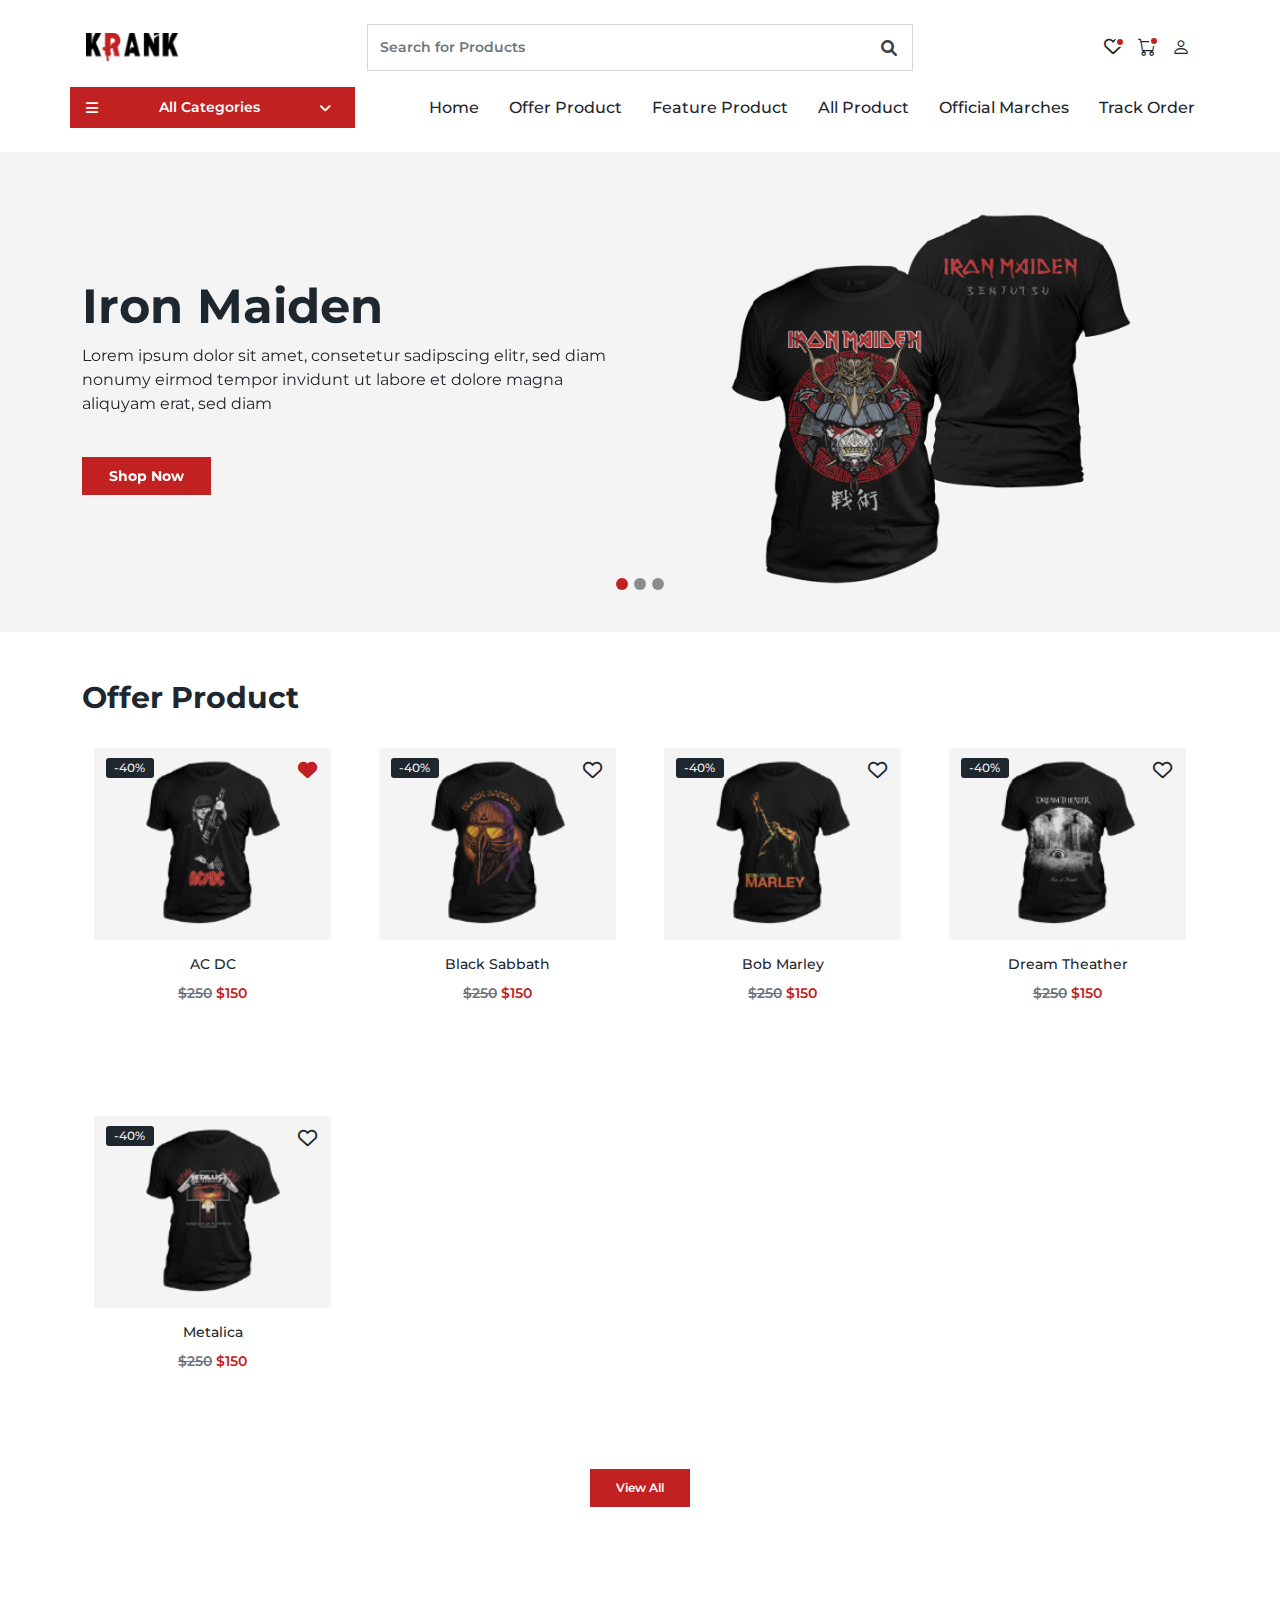
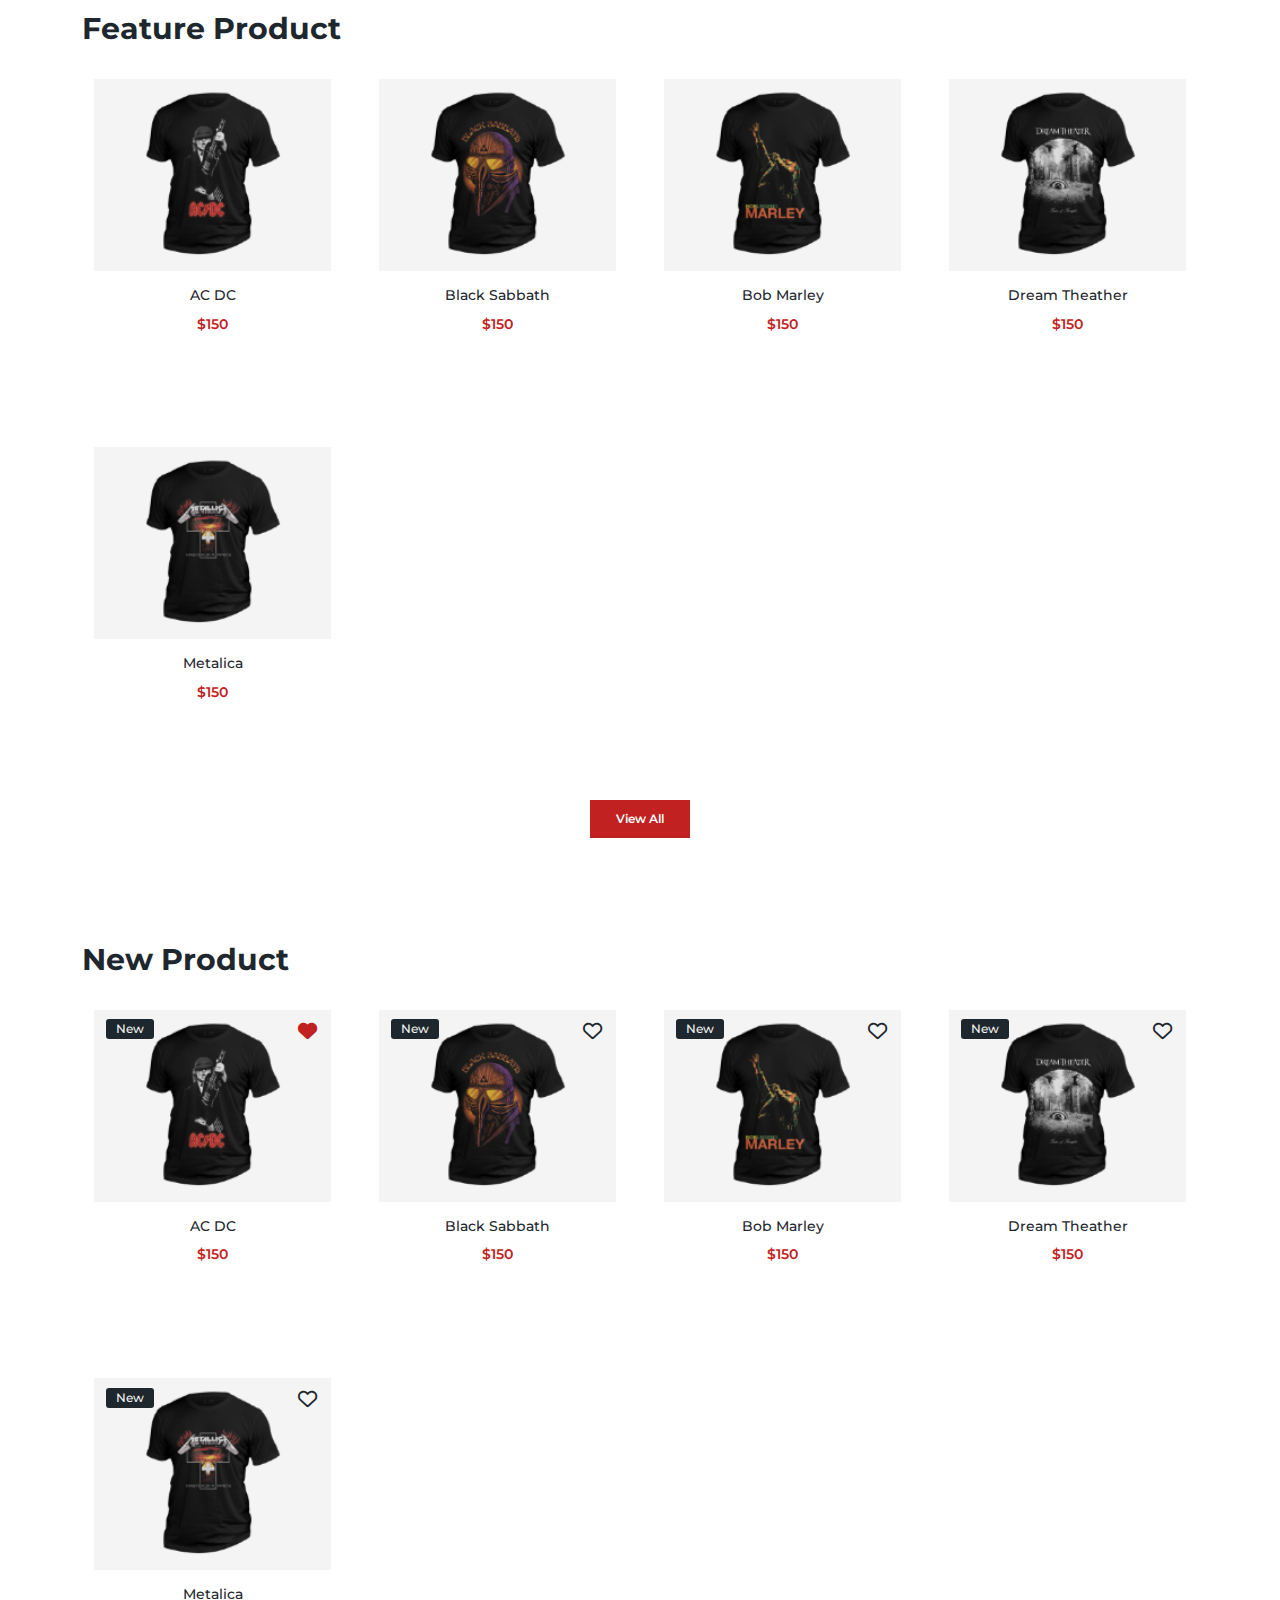
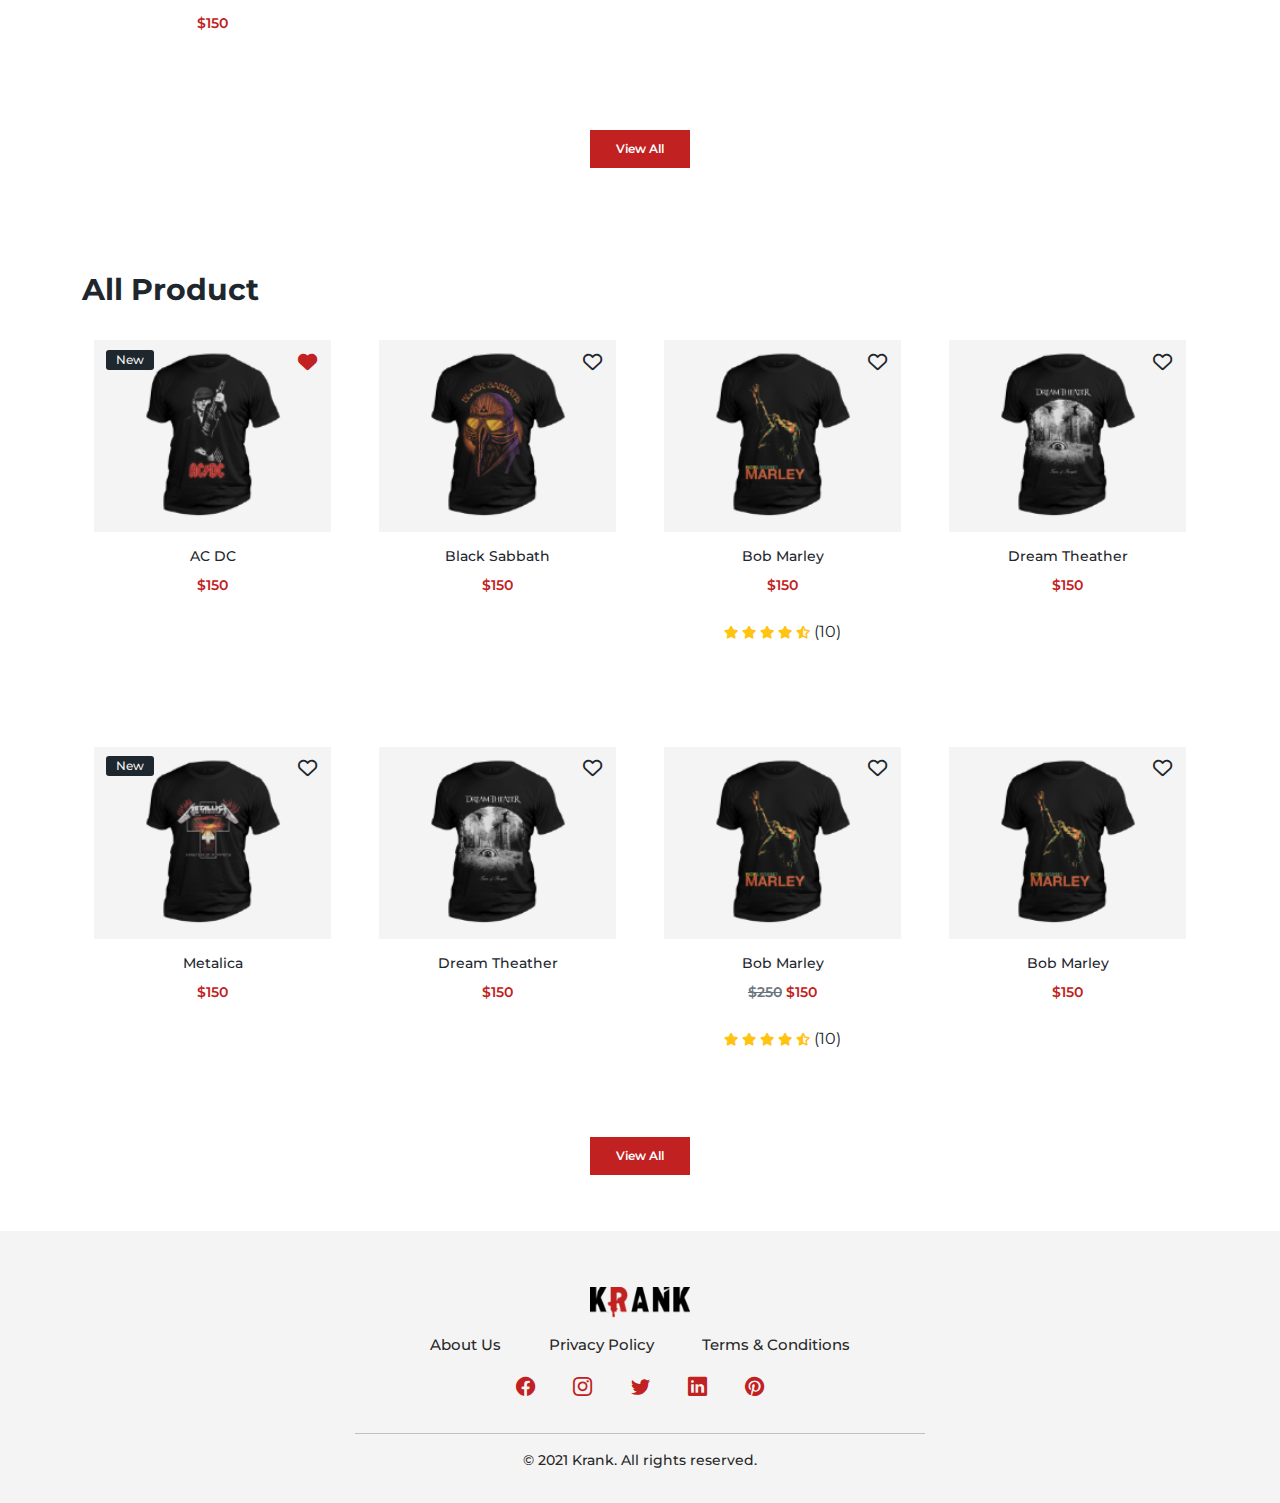
<file: index.html>
<!DOCTYPE html>
<html lang="en">
<head>
    <meta charset="UTF-8">
    <meta http-equiv="X-UA-Compatible" content="IE=edge">
    <meta name="viewport" content="width=device-width, initial-scale=1.0">
    <title>Krank Ecommerce Site</title>
    <!-- fav icon -->
    <link rel="icon" type="image/x-icon" href="./images/Logo/For post full sleeve LZ.png">
    <!-- bootstarp file -->
    <link rel="stylesheet" href="./bootstarp/bootstrap.min.css">
    <!-- fontawesome icon -->
    <link rel="stylesheet" href="https://cdnjs.cloudflare.com/ajax/libs/font-awesome/6.0.0-beta3/css/all.min.css"/>
    <!-- bootstarp icon -->
    <link rel="stylesheet" href="https://cdn.jsdelivr.net/npm/bootstrap-icons@1.7.2/font/bootstrap-icons.css">
    <!-- basic css file -->
    <link rel="stylesheet" href="./css/style.css">
    <!-- responsive css file -->
    <link rel="stylesheet" href="./css/responsive.css">
</head>
<body>
    <!-- header and menu section -->
    <section id="header" class="container-fluid bg-white fixed-top py-md-3 py-4">
        <div class="container">
            <!-- Upper search box and logo -->
            <div class="logo-section row py-2 bg-white">
                <div class="logo col-3 d-flex align-items-center">
                    <div class="logo-fit">
                        <a href="index.html">
                            <img src="./images/Logo/black_krank.png" alt="logo">
                        </a>
                    </div>
                </div>
                <div class="search-btn col-6">
                    <form class="search-icon">
                        <input class="form-control form-control-sm  custom-search" placeholder="Search for Products" aria-label="Search">
                        <i class="fas fa-search"></i>
                    </form>
                </div>
                <div class="shopping-icon col-3 d-flex justify-content-end align-items-center">
                    <div class="fav mx-sm-2 mx-2">
                        <div class="icon-alert"></div>
                        <a href="#">
                            <i class="far fa-heart"></i>
                        </a>
                    </div>
                    <div class="shop mx-sm-2 mx-2">
                        <div class="icon-alert"></div>
                        <a href="cart.html">
                            <i class="bi bi-cart"></i>
                        </a>
                    </div>
                    <div class="user mx-sm-2 mx-2">
                        <a href="account_setting.html">
                            <i class="bi bi-person"></i>
                        </a>
                    </div>
                </div>
            </div>
            <!-- Lower Menu items -->
            <div class="menu-section row py-2 py-sm-2 py-md-2 white">
                <div class="col-5 col-sm-4 col-md-3 p-0 m-0 category-bar">
                    <div class="dropdown">
                        <button class="btn category-btn dropdown-toggle d-flex justify-content-between align-items-center px-1 px-sm-3"
                         type="button" id="dropdownMenuButton1" data-bs-toggle="dropdown"
                          aria-expanded="false" onclick="changeBarIcon(this);">
                            <i class="fas fa-bars"></i>
                            All Categories
                            <i class="fas fa-angle-down me-2"></i>
                        </button>
                        <ul class="dropdown-menu" aria-labelledby="dropdownMenuButton1">
                          <li><a onclick="changeBarIcon(this);" class="dropdown-item" href="#">Full Sleeve Tee</a></li>
                          <li><a onclick="changeBarIcon(this);" class="dropdown-item" href="#">Half Sleeve Tee</a></li>
                          <li><a onclick="changeBarIcon(this);" class="dropdown-item" href="#">Flag</a></li>
                        </ul>
                    </div>
                </div>
                <div class="col-7 col-sm-8 col-md-9 p-0 m-0 menu-list d-flex justify-content-end align-items-center">
                    <nav class="navbar nav-menu navbar-expand-lg navbar-light bg-menu-color d-flex justify-content-end align-items-center p-md-0">
                        <button class="navbar-toggler" type="button" data-bs-toggle="collapse"
                         data-bs-target="#all-menu-item" aria-controls="navbarSupportedContent"
                          aria-expanded="false" aria-label="Toggle navigation">
                        <span class="navbar-toggler-icon d-flex justify-content-center align-items-center">
                            <i class="fas fa-bars" data-bs-toggle="collapse"
                            data-bs-target="#all-menu-item" onclick="changeIcon(this)"
                            ></i>
                        </span>
                        </button>
    
                        <div class="collapse navbar-collapse ps-3 ps-sm-3 ps-md-3" id="all-menu-item">
                            <ul class="navbar-nav me-auto mb-2 mb-lg-0">
                                <li class="nav-item">
                                    <a class="nav-link active" href="index.html">Home</a>
                                </li>
                                <li class="nav-item">
                                    <a class="nav-link" href="offer_products.html">Offer Product</a>
                                </li>
                                <li class="nav-item">
                                    <a class="nav-link" href="#">Feature Product</a>
                                </li>
                                <li class="nav-item">
                                    <a class="nav-link" href="#">All Product</a>
                                </li>
                                <li class="nav-item">
                                    <a class="nav-link" href="#">Official Marches</a>
                                </li>
                                <li class="nav-item">
                                    <a class="nav-link" href="#">Track Order</a>
                                </li>
                            </ul>
                        </div>
                    </nav>
                </div>
            </div>
        </div>
    </section>

    <!-- banner section -->
    <div id="banner" class="container-fluid banner-section p-3 mt-5">
        <div class="container">
          <div id="carouselExampleIndicators" class="carousel slide" data-bs-ride="carousel">
            <div class="carousel-indicators">
                <button type="button" data-bs-target="#carouselExampleIndicators" data-bs-slide-to="0" class="active indicator-shape" aria-current="true" aria-label="Slide 1"></button>
                <button type="button" data-bs-target="#carouselExampleIndicators" data-bs-slide-to="1" class="indicator-shape" aria-label="Slide 2"></button>
                <button type="button" data-bs-target="#carouselExampleIndicators" data-bs-slide-to="2" class="indicator-shape" aria-label="Slide 3"></button>
            </div>
            <div class="carousel-inner">
              <div class="carousel-item active">
                <div class="row">
                    <div class="col-md-6 banner-content mt-5">
                        <div class="title">
                            <h4>Iron Maiden</h4>
                        </div>
                        <div class="description">
                            <p>
                                Lorem ipsum dolor sit amet, consetetur sadipscing elitr, 
                                sed diam nonumy eirmod tempor invidunt ut labore et dolore magna aliquyam erat, sed diam
                            </p>
                        </div>
                        <div class="content-btn me-5 mt-5">
                            <a class="shopNow-btn" href="#">Shop Now</a>
                        </div>
                    </div>
                    <div class="col-md-6 banner-image d-flex justify-content-center align-items-center">
                        <div class="image">
                        <img src="images/banner/iron maiden senjutsu.png" alt="">
                        </div>
                    </div>
                </div>
              </div>

              <div class="carousel-item">
                <div class="row">
                  <div class="col-md-6 banner-content mt-5">
                    <div class="title">
                      <h4>Iron Maiden</h4>
                    </div>
                    <div class="description">
                      <p>
                        Lorem ipsum dolor sit amet, consetetur sadipscing elitr, 
                        sed diam nonumy eirmod tempor invidunt ut labore et dolore magna aliquyam erat, sed diam
                      </p>
                    </div>
                    <div class="content-btn me-5 mt-5">
                        <a class="shopNow-btn" href="#">Shop Now</a>
                    </div>
                  </div>
                  <div class="col-md-6 banner-image d-flex justify-content-center align-items-center">
                    <div class="image">
                      <img src="images/banner/iron maiden senjutsu.png" alt="">
                    </div>
                  </div>
                </div>
              </div>
              <div class="carousel-item">
                <div class="row">
                  <div class="col-md-6 banner-content mt-5">
                    <div class="title">
                      <h4>Iron Maiden</h4>
                    </div>
                    <div class="description">
                      <p>
                        Lorem ipsum dolor sit amet, consetetur sadipscing elitr, 
                        sed diam nonumy eirmod tempor invidunt ut labore et dolore magna aliquyam erat, sed diam
                      </p>
                    </div>
                    <div class="content-btn me-5 mt-5">
                        <a class="shopNow-btn" href="#">Shop Now</a>
                    </div>
                  </div>
                  <div class="col-md-6 banner-image d-flex justify-content-center align-items-center">
                    <div class="image">
                      <img src="images/banner/iron maiden senjutsu.png" alt="">
                    </div>
                  </div>
                </div>
              </div>
            </div>

          </div>
        </div>
    </div>
    <!-- end header section -->

    <!-- Offer Products -->

    <section id="products" class="container-fluid products-section py-5 bg-white">
        <div class="container">
            <div class="row d-flex flex-wrap">
                <h2 class="products-title">Offer Product</h2>
                <div class="col-lg-3 col-md-4 col-sm-6 col-6 p-4">
                    <div class="card">
                        <div class="row">
                            <div class="offer-par">
                                -40%
                            </div>
                        </div>
                        <a href="product_details.html">
                            <div class="photo">
                                <div class="wishIcon">
                                    <i class="fas fa-heart active"></i>
                                </div>
                                <img src="images/products/ac dc man.png" class="card-img-top" alt="...">
                            </div>
                        </a>
                        <div class="card-body d-flex justify-content-center align-items-center flex-column">
                          <h5 class="card-title">AC DC</h5>
                          <p><span class="text-decoration-line-through text-muted">$250</span>
                            <span class="real-price">$150</span>
                          </p>
                          <div class="addBtnDiv">
                              <a href="#" class="addToCart-btn">
                                <i class="fas fa-cart-plus me-2"></i>
                                Add To Cart
                              </a>
                          </div>
                        </div>
                    </div>
                </div>
                <div class="col-lg-3 col-md-4 col-sm-6 col-6 p-4">
                    <div class="card">
                        <div class="row">
                            <div class="offer-par">
                                -40%
                            </div>
                        </div>
                        <a href="#">
                            <div class="photo">
                                <div class="wishIcon">
                                    <i class="far fa-heart"></i>
                                </div>
                                <img src="images/products/black sabbath.png" class="card-img-top" alt="...">
                            </div>
                        </a>
                        <div class="card-body d-flex justify-content-center align-items-center flex-column">
                          <h5 class="card-title">Black Sabbath</h5>
                          <p><span class="text-decoration-line-through text-muted">$250</span>
                            <span class="real-price">$150</span>
                          </p>
                          <div class="addBtnDiv">
                              <a href="#" class="addToCart-btn">
                                <i class="fas fa-cart-plus me-2"></i>
                                Add To Cart
                              </a>
                          </div>
                        </div>
                    </div>
                </div>
                <div class="col-lg-3 col-md-4 col-sm-6 col-6 p-4">
                    <div class="card">
                        <div class="row">
                            <div class="offer-par">
                                -40%
                            </div>
                        </div>
                        <a href="#">
                            <div class="photo">
                                <div class="wishIcon">
                                    <i class="far fa-heart"></i>
                                </div>
                                <img src="images/products/bob.png" class="card-img-top" alt="...">
                            </div>
                        </a>
                        <div class="card-body d-flex justify-content-center align-items-center flex-column">
                          <h5 class="card-title">Bob Marley</h5>
                          <p><span class="text-decoration-line-through text-muted">$250</span>
                            <span class="real-price">$150</span>
                          </p>
                          <div class="addBtnDiv">
                              <a href="#" class="addToCart-btn">
                                <i class="fas fa-cart-plus me-2"></i>
                                Add To Cart
                              </a>
                          </div>
                        </div>
                    </div>
                </div>
                <div class="col-lg-3 col-md-4 col-sm-6 col-6 p-4">
                    <div class="card">
                        <div class="row">
                            <div class="offer-par">
                                -40%
                            </div>
                        </div>
                        <a href="#">
                            <div class="photo">
                                <div class="wishIcon">
                                    <i class="far fa-heart"></i>
                                </div>
                                <img src="images/products/dream theate.png" class="card-img-top" alt="...">
                            </div>
                        </a>
                        <div class="card-body d-flex justify-content-center align-items-center flex-column">
                          <h5 class="card-title">Dream Theather</h5>
                          <p><span class="text-decoration-line-through text-muted">$250</span>
                            <span class="real-price">$150</span>
                          </p>
                          <div class="addBtnDiv">
                              <a href="#" class="addToCart-btn">
                                <i class="fas fa-cart-plus me-2"></i>
                                Add To Cart
                              </a>
                          </div>
                        </div>
                    </div>
                </div>
                <div class="col-lg-3 col-md-4 col-sm-6 col-6 p-4">
                    <div class="card">
                        <div class="row">
                            <div class="offer-par">
                                -40%
                            </div>
                        </div>
                        <a href="#">
                            <div class="photo">
                                <div class="wishIcon">
                                    <i class="far fa-heart"></i>
                                </div>
                                <img src="images/products/metallica.png" class="card-img-top" alt="...">
                            </div>
                        </a>
                        <div class="card-body d-flex justify-content-center align-items-center flex-column">
                          <h5 class="card-title">Metalica</h5>
                          <p><span class="text-decoration-line-through text-muted">$250</span>
                            <span class="real-price">$150</span>
                          </p>
                          <div class="addBtnDiv">
                              <a href="#" class="addToCart-btn">
                                <i class="fas fa-cart-plus me-2"></i>
                                Add To Cart
                              </a>
                          </div>
                        </div>
                    </div>
                </div>
            </div>
            <div class="row py-2">
                <div class="col-4 offset-4 d-flex justify-content-center align-items-center">
                    <a href="" class="view-all">
                        View All
                    </a>
                </div>
            </div>
        </div>
    </section>

    <!-- end offer producs -->
    <!-- featured Products -->

    <section id="products" class="container-fluid products-section py-5 bg-white">
        <div class="container">
            <div class="row d-flex flex-wrap">
                <h2 class="products-title">Feature Product</h2>
                <div class="col-lg-3 col-md-4 col-sm-6 col-6 p-4">
                    <div class="card">
                        <a href="product_details.html">
                            <div class="photo">
                                <img src="images/products/ac dc man.png" class="card-img-top" alt="...">
                            </div>
                        </a>
                        <div class="card-body d-flex justify-content-center align-items-center flex-column">
                          <h5 class="card-title">AC DC</h5>
                          <p>
                            <span class="real-price">$150</span>
                          </p>
                          <div class="addBtnDiv">
                              <a href="#" class="addToCart-btn">
                                <i class="fas fa-cart-plus me-2"></i>
                                Add To Cart
                              </a>
                          </div>
                        </div>
                    </div>
                </div>
                <div class="col-lg-3 col-md-4 col-sm-6 col-6 p-4">
                    <div class="card">
                        <a href="#">
                            <div class="photo">
                                <img src="images/products/black sabbath.png" class="card-img-top" alt="...">
                            </div>
                        </a>
                        <div class="card-body d-flex justify-content-center align-items-center flex-column">
                          <h5 class="card-title">Black Sabbath</h5>
                          <p>
                            <span class="real-price">$150</span>
                          </p>
                          <div class="addBtnDiv">
                              <a href="#" class="addToCart-btn">
                                <i class="fas fa-cart-plus me-2"></i>
                                Add To Cart
                              </a>
                          </div>
                        </div>
                    </div>
                </div>
                <div class="col-lg-3 col-md-4 col-sm-6 col-6 p-4">
                    <div class="card">
                        <a href="#">
                            <div class="photo">
                                <img src="images/products/bob.png" class="card-img-top" alt="...">
                            </div>
                        </a>
                        <div class="card-body d-flex justify-content-center align-items-center flex-column">
                          <h5 class="card-title">Bob Marley</h5>
                          <p>
                            <span class="real-price">$150</span>
                          </p>
                          <div class="addBtnDiv">
                              <a href="#" class="addToCart-btn">
                                <i class="fas fa-cart-plus me-2"></i>
                                Add To Cart
                              </a>
                          </div>
                        </div>
                    </div>
                </div>
                <div class="col-lg-3 col-md-4 col-sm-6 col-6 p-4">
                    <div class="card">
                        <a href="#">
                            <div class="photo">
                                <img src="images/products/dream theate.png" class="card-img-top" alt="...">
                            </div>
                        </a>
                        <div class="card-body d-flex justify-content-center align-items-center flex-column">
                          <h5 class="card-title">Dream Theather</h5>
                          <p>
                            <span class="real-price">$150</span>
                          </p>
                          <div class="addBtnDiv">
                              <a href="#" class="addToCart-btn">
                                <i class="fas fa-cart-plus me-2"></i>
                                Add To Cart
                              </a>
                          </div>
                        </div>
                    </div>
                </div>
                <div class="col-lg-3 col-md-4 col-sm-6 col-6 p-4">
                    <div class="card">
                        <a href="#">
                            <div class="photo">
                                <img src="images/products/metallica.png" class="card-img-top" alt="...">
                            </div>
                        </a>
                        <div class="card-body d-flex justify-content-center align-items-center flex-column">
                          <h5 class="card-title">Metalica</h5>
                          <p>
                            <span class="real-price">$150</span>
                          </p>
                          <div class="addBtnDiv">
                              <a href="#" class="addToCart-btn">
                                <i class="fas fa-cart-plus me-2"></i>
                                Add To Cart
                              </a>
                          </div>
                        </div>
                    </div>
                </div>
            </div>
            <div class="row py-2">
                <div class="col-4 offset-4 d-flex justify-content-center align-items-center">
                    <a href="" class="view-all">
                        View All
                    </a>
                </div>
            </div>
        </div>
    </section>

    <!-- end featured producs -->

    <!-- New Products -->

    <section id="products" class="container-fluid products-section py-5 bg-white">
        <div class="container">
            <div class="row d-flex flex-wrap">
                <h2 class="products-title">New Product</h2>
                <div class="col-lg-3 col-md-4 col-sm-6 col-6 p-4">
                    <div class="card">
                        <div class="row">
                            <div class="offer-par">
                                New
                            </div>
                        </div>
                        <a href="product_details.html">
                            <div class="photo">
                                <div class="wishIcon">
                                    <i class="fas fa-heart active"></i>
                                </div>
                                <img src="images/products/ac dc man.png" class="card-img-top" alt="...">
                            </div>
                        </a>
                        <div class="card-body d-flex justify-content-center align-items-center flex-column">
                          <h5 class="card-title">AC DC</h5>
                          <p>
                            <span class="real-price">$150</span>
                          </p>
                          <div class="addBtnDiv">
                              <a href="#" class="addToCart-btn">
                                <i class="fas fa-cart-plus me-2"></i>
                                Add To Cart
                              </a>
                          </div>
                        </div>
                    </div>
                </div>
                <div class="col-lg-3 col-md-4 col-sm-6 col-6 p-4">
                    <div class="card">
                        <div class="row">
                            <div class="offer-par">
                                New
                            </div>
                        </div>
                        <a href="#">
                            <div class="photo">
                                <div class="wishIcon">
                                    <i class="far fa-heart"></i>
                                </div>
                                <img src="images/products/black sabbath.png" class="card-img-top" alt="...">
                            </div>
                        </a>
                        <div class="card-body d-flex justify-content-center align-items-center flex-column">
                          <h5 class="card-title">Black Sabbath</h5>
                          <p>
                            <span class="real-price">$150</span>
                          </p>
                          <div class="addBtnDiv">
                              <a href="#" class="addToCart-btn">
                                <i class="fas fa-cart-plus me-2"></i>
                                Add To Cart
                              </a>
                          </div>
                        </div>
                    </div>
                </div>
                <div class="col-lg-3 col-md-4 col-sm-6 col-6 p-4">
                    <div class="card">
                        <div class="row">
                            <div class="offer-par">
                                New
                            </div>
                        </div>
                        <a href="#">
                            <div class="photo">
                                <div class="wishIcon">
                                    <i class="far fa-heart"></i>
                                </div>
                                <img src="images/products/bob.png" class="card-img-top" alt="...">
                            </div>
                        </a>
                        <div class="card-body d-flex justify-content-center align-items-center flex-column">
                          <h5 class="card-title">Bob Marley</h5>
                          <p>
                            <span class="real-price">$150</span>
                          </p>
                          <div class="addBtnDiv">
                              <a href="#" class="addToCart-btn">
                                <i class="fas fa-cart-plus me-2"></i>
                                Add To Cart
                              </a>
                          </div>
                        </div>
                    </div>
                </div>
                <div class="col-lg-3 col-md-4 col-sm-6 col-6 p-4">
                    <div class="card">
                        <div class="row">
                            <div class="offer-par">
                                New
                            </div>
                        </div>
                        <a href="#">
                            <div class="photo">
                                <div class="wishIcon">
                                    <i class="far fa-heart"></i>
                                </div>
                                <img src="images/products/dream theate.png" class="card-img-top" alt="...">
                            </div>
                        </a>
                        <div class="card-body d-flex justify-content-center align-items-center flex-column">
                          <h5 class="card-title">Dream Theather</h5>
                          <p>
                            <span class="real-price">$150</span>
                          </p>
                          <div class="addBtnDiv">
                              <a href="#" class="addToCart-btn">
                                <i class="fas fa-cart-plus me-2"></i>
                                Add To Cart
                              </a>
                          </div>
                        </div>
                    </div>
                </div>
                <div class="col-lg-3 col-md-4 col-sm-6 col-6 p-4">
                    <div class="card">
                        <div class="row">
                            <div class="offer-par">
                                New
                            </div>
                        </div>
                        <a href="#">
                            <div class="photo">
                                <div class="wishIcon">
                                    <i class="far fa-heart"></i>
                                </div>
                                <img src="images/products/metallica.png" class="card-img-top" alt="...">
                            </div>
                        </a>
                        <div class="card-body d-flex justify-content-center align-items-center flex-column">
                          <h5 class="card-title">Metalica</h5>
                          <p>
                            <span class="real-price">$150</span>
                          </p>
                          <div class="addBtnDiv">
                              <a href="#" class="addToCart-btn">
                                <i class="fas fa-cart-plus me-2"></i>
                                Add To Cart
                              </a>
                          </div>
                        </div>
                    </div>
                </div>
            </div>
            <div class="row py-2">
                <div class="col-4 offset-4 d-flex justify-content-center align-items-center">
                    <a href="" class="view-all">
                        View All
                    </a>
                </div>
            </div>
        </div>
    </section>

    <!-- end New producs -->
    <!-- All Products -->

    <section id="products" class="container-fluid products-section py-5 bg-white">
        <div class="container">
            <div class="row d-flex flex-wrap">
                <h2 class="products-title">All Product</h2>
                <div class="col-lg-3 col-md-4 col-sm-6 col-6 p-4 item">
                    <div class="card">
                        <div class="row">
                            <div class="offer-par">
                                New
                            </div>
                        </div>
                        <a href="product_details.html">
                            <div class="photo">
                                <div class="wishIcon">
                                    <i class="fas fa-heart active"></i>
                                </div>
                                <img src="images/products/ac dc man.png" class="card-img-top" alt="...">
                            </div>
                        </a>
                        <div class="card-body d-flex justify-content-center align-items-center flex-column">
                          <h5 class="card-title">AC DC</h5>
                          <p>
                            <span class="real-price">$150</span>
                          </p>
                          <div class="addBtnDiv">
                              <a href="#" class="addToCart-btn">
                                <i class="fas fa-cart-plus me-2"></i>
                                Add To Cart
                              </a>
                          </div>
                        </div>
                    </div>
                </div>
                <div class="col-lg-3 col-md-4 col-sm-6 col-6 p-4">
                    <div class="card">
                        <a href="#">
                            <div class="photo">
                                <div class="wishIcon">
                                    <i class="far fa-heart"></i>
                                </div>
                                <img src="images/products/black sabbath.png" class="card-img-top" alt="...">
                            </div>
                        </a>
                        <div class="card-body d-flex justify-content-center align-items-center flex-column">
                          <h5 class="card-title">Black Sabbath</h5>
                          <p>
                            <span class="real-price">$150</span>
                          </p>
                          <div class="addBtnDiv">
                              <a href="#" class="addToCart-btn">
                                <i class="fas fa-cart-plus me-2"></i>
                                Add To Cart
                              </a>
                          </div>
                        </div>
                    </div>
                </div>
                <div class="col-lg-3 col-md-4 col-sm-6 col-6 p-4">
                    <div class="card">
                        <a href="#">
                            <div class="photo">
                                <div class="wishIcon">
                                    <i class="far fa-heart"></i>
                                </div>
                                <img src="images/products/bob.png" class="card-img-top" alt="...">
                            </div>
                        </a>
                        <div class="card-body d-flex justify-content-center align-items-center flex-column">
                          <h5 class="card-title">Bob Marley</h5>
                          <p>
                            <span class="real-price">$150</span>
                          </p>
                          <div class="review">
                            <a href="" class="btn review-btn">
                                <i class="fas fa-star"></i>
                                <i class="fas fa-star"></i>
                                <i class="fas fa-star"></i>
                                <i class="fas fa-star"></i>
                                <i class="fas fa-star-half-alt"></i> (10)
                            </a>
                        </div>
                          <div class="addBtnDiv">
                              <a href="#" class="addToCart-btn">
                                <i class="fas fa-cart-plus me-2"></i>
                                Add To Cart
                              </a>
                          </div>
                        </div>
                    </div>
                </div>
                <div class="col-lg-3 col-md-4 col-sm-6 col-6 p-4">
                    <div class="card">
                        <a href="#">
                            <div class="photo">
                                <div class="wishIcon">
                                    <i class="far fa-heart"></i>
                                </div>
                                <img src="images/products/dream theate.png" class="card-img-top" alt="...">
                            </div>
                        </a>
                        <div class="card-body d-flex justify-content-center align-items-center flex-column">
                          <h5 class="card-title">Dream Theather</h5>
                          <p>
                            <span class="real-price">$150</span>
                          </p>
                          <div class="addBtnDiv">
                              <a href="#" class="addToCart-btn">
                                <i class="fas fa-cart-plus me-2"></i>
                                Add To Cart
                              </a>
                          </div>
                        </div>
                    </div>
                </div>
                <div class="col-lg-3 col-md-4 col-sm-6 col-6 p-4">
                    <div class="card">
                        <div class="row">
                            <div class="offer-par">
                                New
                            </div>
                        </div>
                        <a href="#">
                            <div class="photo">
                                <div class="wishIcon">
                                    <i class="far fa-heart"></i>
                                </div>
                                <img src="images/products/metallica.png" class="card-img-top" alt="...">
                            </div>
                        </a>
                        <div class="card-body d-flex justify-content-center align-items-center flex-column">
                          <h5 class="card-title">Metalica</h5>
                          <p>
                            <span class="real-price">$150</span>
                          </p>
                          <div class="addBtnDiv">
                              <a href="#" class="addToCart-btn">
                                <i class="fas fa-cart-plus me-2"></i>
                                Add To Cart
                              </a>
                          </div>
                        </div>
                    </div>
                </div>
                <div class="col-lg-3 col-md-4 col-sm-6 col-6 p-4">
                    <div class="card">
                        <a href="#">
                            <div class="photo">
                                <div class="wishIcon">
                                    <i class="far fa-heart"></i>
                                </div>
                                <img src="images/products/dream theate.png" class="card-img-top" alt="...">
                            </div>
                        </a>
                        <div class="card-body d-flex justify-content-center align-items-center flex-column">
                          <h5 class="card-title">Dream Theather</h5>
                          <p>
                            <span class="real-price">$150</span>
                          </p>
                          <div class="addBtnDiv">
                              <a href="#" class="addToCart-btn">
                                <i class="fas fa-cart-plus me-2"></i>
                                Add To Cart
                              </a>
                          </div>
                        </div>
                    </div>
                </div>
                <div class="col-lg-3 col-md-4 col-sm-6 col-6 p-4">
                    <div class="card">
                        <a href="#">
                            <div class="photo">
                                <div class="wishIcon">
                                    <i class="far fa-heart"></i>
                                </div>
                                <img src="images/products/bob.png" class="card-img-top" alt="...">
                            </div>
                        </a>
                        <div class="card-body d-flex justify-content-center align-items-center flex-column">
                          <h5 class="card-title">Bob Marley</h5>
                          <p><span class="text-decoration-line-through text-muted">$250</span>
                            <span class="real-price">$150</span>
                          </p>
                          <div class="review">
                            <a href="" class="btn review-btn">
                                <i class="fas fa-star"></i>
                                <i class="fas fa-star"></i>
                                <i class="fas fa-star"></i>
                                <i class="fas fa-star"></i>
                                <i class="fas fa-star-half-alt"></i> (10)
                            </a>
                        </div>
                          <div class="addBtnDiv">
                              <a href="#" class="addToCart-btn">
                                <i class="fas fa-cart-plus me-2"></i>
                                Add To Cart
                              </a>
                          </div>
                        </div>
                    </div>
                </div>
                <div class="col-lg-3 col-md-4 col-sm-6 col-6 p-4">
                    <div class="card">
                        <a href="#">
                            <div class="photo">
                                <div class="wishIcon">
                                    <i class="far fa-heart"></i>
                                </div>
                                <img src="images/products/bob.png" class="card-img-top" alt="...">
                            </div>
                        </a>
                        <div class="card-body d-flex justify-content-center align-items-center flex-column">
                          <h5 class="card-title">Bob Marley</h5>
                          <p>
                            <span class="real-price">$150</span>
                          </p>
                          <div class="addBtnDiv">
                              <a href="#" class="addToCart-btn">
                                <i class="fas fa-cart-plus me-2"></i>
                                Add To Cart
                              </a>
                          </div>
                        </div>
                    </div>
                </div>
            </div>
            <div class="row py-2">
                <div class="col-4 offset-4 d-flex justify-content-center align-items-center">
                    <a href="" class="view-all">
                        View All
                    </a>
                </div>
            </div>
        </div>
    </section>

    <!-- end All producs -->
    <!-- Footer section -->

    <footer class="footer-section container-fluid pt-5 pb-2">
        <div class="container">
            <div class="row">
                <div class="col-sm-4 col-12 offset-sm-4 d-flex justify-content-center align-items-center py-2">
                    <div class="footer-logo">
                        <a href="index.html">
                            <img src="./images/Logo/black_krank.png" alt="">
                        </a>
                    </div>
                </div>
            </div>
            <div class="row">
                <div class="terms-link col-sm-8 col-12 offset-sm-2 d-flex justify-content-center align-items-center py-2">
                    <a href="#">About Us</a>
                    <a href="#">Privacy Policy</a>
                    <a href="#">Terms & Conditions</a>
                </div>
            </div>
            <div class="row">
                <div class="social-icon col-sm-8 col-12 offset-sm-2 d-flex justify-content-center align-items-center py-2">
                    <a href="#"><i class="bi bi-facebook"></i></a>
                    <a href="#"><i class="bi bi-instagram"></i></a>
                    <a href="#"><i class="bi bi-twitter"></i></a>
                    <a href="#"><i class="bi bi-linkedin"></i></a>
                    <a href="#"><i class="bi bi-pinterest"></i></a>
                </div>
            </div>
            <div class="row">
                <hr class="mt-4 mb-3 col-sm-6 col-12 offset-sm-3 ">
            </div>
            <div class="row">
                <div class="footer-bottom col-sm-4 col-12 offset-sm-4 d-flex justify-content-center align-items-center pb-2">
                    <p>© 2021 Krank. All rights reserved.</p>
                </div>
            </div>
        </div>
    </footer>

    <!-- Footer section -->

    <script src="./js/jquery-3.6.0.min.js"></script>
    <script src="./bootstarp/bootstrap.bundle.min.js"></script>
    <script src="./js/main.js"></script>
</body>
</html>
</file>
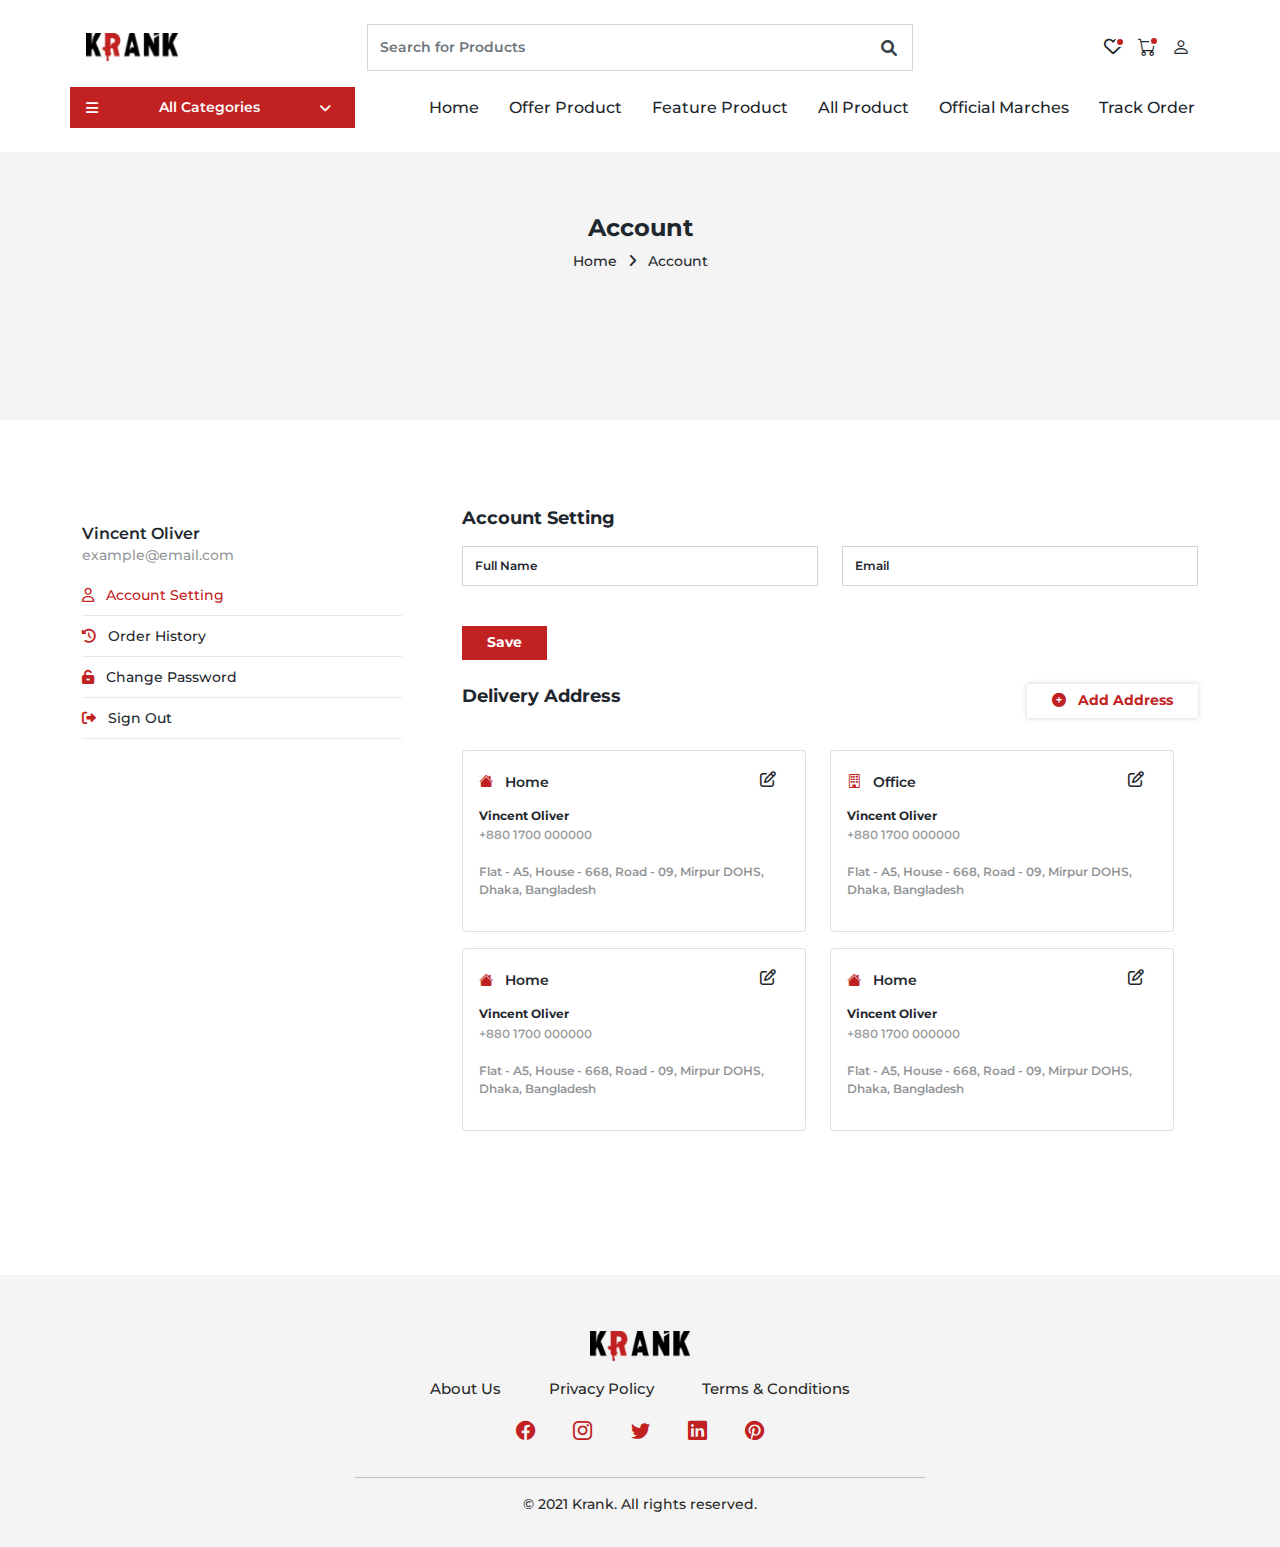
<file: account_setting.html>
<!DOCTYPE html>
<html lang="en">
<head>
    <meta charset="UTF-8">
    <meta http-equiv="X-UA-Compatible" content="IE=edge">
    <meta name="viewport" content="width=device-width, initial-scale=1.0">
    <title>Krank Ecommerce Site</title>
    <!-- fav icon -->
    <link rel="icon" type="image/x-icon" href="./images/Logo/For post full sleeve LZ.png">
    <!-- bootstarp file -->
    <link rel="stylesheet" href="./bootstarp/bootstrap.min.css">
    <!-- fontawesome icon -->
    <link rel="stylesheet" href="https://cdnjs.cloudflare.com/ajax/libs/font-awesome/6.0.0-beta3/css/all.min.css"/>
    <!-- bootstarp icon -->
    <link rel="stylesheet" href="https://cdn.jsdelivr.net/npm/bootstrap-icons@1.7.2/font/bootstrap-icons.css">
    <!-- country number css -->
    <!-- <link rel="stylesheet" href="./plugin/css/countrySelect.css"> -->
    <!-- basic css file -->
    <link rel="stylesheet" href="./css/style.css">
    <!-- offer products css file -->
    <link rel="stylesheet" href="./css/offer_product.css">
    <!-- responsive css file -->
    <link rel="stylesheet" href="./css/responsive.css">
</head>
<body>

    <!-- header and menu section -->
    <section id="header" class="container-fluid bg-white fixed-top py-md-3 py-4">
        <div class="container">
            <!-- Upper search box and logo -->
            <div class="logo-section row py-2 bg-white">
                <div class="logo col-3 d-flex align-items-center">
                    <div class="logo-fit">
                        <a href="index.html">
                            <img src="./images/Logo/black_krank.png" alt="logo">
                        </a>
                    </div>
                </div>
                <div class="search-btn col-6">
                    <form class="search-icon">
                        <input class="form-control form-control-sm  custom-search" placeholder="Search for Products" aria-label="Search">
                        <i class="fas fa-search"></i>
                    </form>
                </div>
                <div class="shopping-icon col-3 d-flex justify-content-end align-items-center">
                    <div class="fav mx-sm-2 mx-2">
                        <div class="icon-alert"></div>
                        <a href="#">
                            <i class="far fa-heart"></i>
                        </a>
                    </div>
                    <div class="shop mx-sm-2 mx-2">
                        <div class="icon-alert"></div>
                        <a href="cart.html">
                            <i class="bi bi-cart"></i>
                        </a>
                    </div>
                    <div class="user mx-sm-2 mx-2">
                        <a href="account_setting.html">
                            <i class="bi bi-person"></i>
                        </a>
                    </div>
                </div>
            </div>
            <!-- Lower Menu items -->
            <div class="menu-section row py-2 py-sm-2 py-md-2 white">
                <div class="col-5 col-sm-4 col-md-3 p-0 m-0 category-bar">
                    <div class="dropdown">
                        <button class="btn category-btn dropdown-toggle d-flex justify-content-between align-items-center px-1 px-sm-3"
                         type="button" id="dropdownMenuButton1" data-bs-toggle="dropdown"
                          aria-expanded="false" onclick="changeBarIcon(this);">
                            <i class="fas fa-bars"></i>
                            All Categories
                            <i class="fas fa-angle-down me-2"></i>
                        </button>
                        <ul class="dropdown-menu" aria-labelledby="dropdownMenuButton1">
                          <li><a onclick="changeBarIcon(this);" class="dropdown-item" href="#">Full Sleeve Tee</a></li>
                          <li><a onclick="changeBarIcon(this);" class="dropdown-item" href="#">Half Sleeve Tee</a></li>
                          <li><a onclick="changeBarIcon(this);" class="dropdown-item" href="#">Flag</a></li>
                        </ul>
                    </div>
                </div>
                <div class="col-7 col-sm-8 col-md-9 p-0 m-0 menu-list d-flex justify-content-end align-items-center">
                    <nav class="navbar nav-menu navbar-expand-lg navbar-light bg-menu-color d-flex justify-content-end align-items-center p-md-0">
                        <button class="navbar-toggler" type="button" data-bs-toggle="collapse"
                         data-bs-target="#all-menu-item" aria-controls="navbarSupportedContent"
                          aria-expanded="false" aria-label="Toggle navigation">
                        <span class="navbar-toggler-icon d-flex justify-content-center align-items-center">
                            <i class="fas fa-bars" data-bs-toggle="collapse"
                            data-bs-target="#all-menu-item" onclick="changeIcon(this)"
                            ></i>
                        </span>
                        </button>
    
                        <div class="collapse navbar-collapse ps-3 ps-sm-3 ps-md-3" id="all-menu-item">
                            <ul class="navbar-nav me-auto mb-2 mb-lg-0">
                                <li class="nav-item">
                                    <a class="nav-link active" href="index.html">Home</a>
                                </li>
                                <li class="nav-item">
                                    <a class="nav-link" href="offer_products.html">Offer Product</a>
                                </li>
                                <li class="nav-item">
                                    <a class="nav-link" href="#">Feature Product</a>
                                </li>
                                <li class="nav-item">
                                    <a class="nav-link" href="#">All Product</a>
                                </li>
                                <li class="nav-item">
                                    <a class="nav-link" href="#">Official Marches</a>
                                </li>
                                <li class="nav-item">
                                    <a class="nav-link" href="#">Track Order</a>
                                </li>
                            </ul>
                        </div>
                    </nav>
                </div>
            </div>
        </div>
    </section>
    <!-- end header section -->

    <!-- banner section -->
    <section id="banner" class="container-fluid container-fluid banner-section py-3">
        <div class="container mt-5 d-flex justify-content-center align-items-center flex-column">
            <h2 class="menu-title">Account</h2>
            <p class="menu-link">Home &nbsp;
                <span><i class="fas fa-angle-right"></i></span>
                &nbsp; Account
            </p>
        </div>
    </section>
    <!-- end banner section -->

    <!-- Account section -->
    <section id="account" class="container-fluid bg-white container-fluid account-section my-5 py-3">
        <div class="container">
            <div class="row">
                <div class="col-md-4  sidebar pe-md-5 py-4 pe-2">
                    <div class="name_email my-3">
                        <h4>Vincent Oliver</h4>
                        <p>example@email.com</p>
                    </div>
                    <div class="account-setting py-2">
                        <a href="account_setting.html" class="active">
                            <i class="far fa-user me-2"></i> 
                            Account Setting
                        </a>
                    </div>
                    <div class="account-setting py-2">
                        <a href="order_history.html">
                            <i class="fas fa-history me-2"></i> 
                            Order History
                        </a>
                    </div>
                    <div class="account-setting py-2">
                        <a href="#" class="modal-btn" data-bs-toggle="modal" data-bs-target="#changePasswordModal">
                            <i class="fas fa-unlock-alt me-2"></i> 
                            Change Password
                        </a>
                        <div class="modal fade changePassword-modal" id="changePasswordModal" tabindex="-1" aria-labelledby="changePasswordModal" aria-hidden="true">
                            <div class="modal-dialog modal-dialog-centered">
                                <div class="modal-content">
                                <div class="modal-header">
                                    <h5 class="modal-title modal-head-title" id="exampleModalLabel">Change Password</h5>
                                    <button type="button" class="btn-close" data-bs-dismiss="modal" aria-label="Close"></button>
                                </div>
                                <div class="modal-body">
                                    <div class="pas-div">
                                        <div id="toggle1" class="passIcon" onclick="myFunction();"></div>
                                        <div class="form-floating my-3">
                                            <input type="password" class="form-control current-password" data-bs-toggle="password" id="floatingInput" placeholder="name@example.com">
                                            <label for="floatingInput">Current Password</label>
                                        </div>
                                    </div>
                                    <div class="pas-div">
                                        <div id="toggle2" class="passIcon" onclick="newPass();"></div>
                                        <div class="form-floating my-3">
                                            <input type="password" class="form-control new-password" data-bs-toggle="password" id="floatingInput" placeholder="name@example.com">
                                            <label for="floatingInput">New Password</label>
                                        </div>
                                    </div>
                                    <div class="pas-div">
                                        <div id="toggle3" class="passIcon" onclick="confirmPass();"></div>
                                        <div class="form-floating my-3">
                                            <input type="password" class="form-control confirm-password" data-bs-toggle="password" id="floatingInput" placeholder="name@example.com">
                                            <label for="floatingInput">Confirm Password</label>
                                        </div>
                                    </div>
                                    <div class="save-btn pt-3">
                                        <button type="submit" class="btn">Save</button>
                                    </div>
                                </div>
                                </div>
                            </div>
                        </div>
                    </div>
                    <div class="account-setting py-2">
                        <a href="#">
                            <i class="fas fa-sign-out-alt me-2"></i> 
                            Sign Out
                        </a>
                    </div>
                </div>
                <div class="col-md-8  address-section py-4">
                    <div class="row form-section">
                        <h2>Account Setting</h2>
                        <div class="col-md-6 py-2">
                            <div class="form-floating mb-3">
                                <input type="email" class="form-control" id="floatingInput" placeholder="name@example.com">
                                <label for="floatingInput">Full Name</label>
                            </div>
                        </div>
                        <div class="col-md-6 py-2">
                            <div class="label">
                                <div class="form-floating mb-3">
                                    <input type="email" class="form-control" id="floatingInput" placeholder="name@example.com">
                                    <label for="floatingInput">Email</label>
                                </div>     
                            </div>
                        </div>
                        <div class="save-btn pt-3">
                            <button type="submit" class="btn">Save</button>
                        </div>
                    </div>
                    <div class="row add-section py-4">
                        <div class="head d-flex justify-content-between align-items-center">
                            <h2>Delivery Address</h2>
                            <!-- Button trigger modal -->
                            <button type="button" class="btn modal-btn" data-bs-toggle="modal" data-bs-target="#exampleModal">
                                <i class="fas fa-plus-circle me-2"></i>
                                Add Address
                            </button>

                            <!-- Modal -->
                            <div class="modal fade" id="exampleModal" tabindex="-1" aria-labelledby="exampleModalLabel" aria-hidden="true">
                            <div class="modal-dialog modal-dialog-centered modal-lg">
                                <div class="modal-content">
                                <div class="modal-header">
                                    <h5 class="modal-title head-title" id="exampleModalLabel">Add Address</h5>
                                    <button type="button" class="btn-close" data-bs-dismiss="modal" aria-label="Close"></button>
                                </div>
                                <div class="modal-body">
                                    <div class="row mb-3">
                                        <div class="col-12 d-flex">
                                            <div class="home-modal-btn mx-2">
                                                <button>
                                                    <i class="bi bi-house me-2"></i>Home
                                                </button>
                                            </div>
                                            <div class="home-modal-btn mx-2">
                                                <button>
                                                    <i class="bi bi-building me-2"></i>Office
                                                </button>
                                            </div>
                                        </div>
                                    </div>
                                    <div class="row my-3">
                                        <div class="col-sm-6">
                                            <div class="form-floating my-3">
                                                <input type="email" class="form-control" id="floatingInput" placeholder="name@example.com">
                                                <label for="floatingInput">Email</label>
                                            </div>
                                            <div class="custom-select">
                                                <div class="form-floating">
                                                    <select class="form-select" id="floatingSelect" aria-label="Floating label select example">
                                                      <option selected>Select Country</option>
                                                      <option value="1">Bangladesh</option>
                                                      <option value="2">India</option>
                                                      <option value="3">China</option>
                                                    </select>
                                                    <label for="floatingSelect">Select Country</label>
                                                </div>
                                            </div>
                                        </div>
                                        <div class="col-sm-6">
                                            <div class="form-floating my-3">
                                                <input type="text" class="form-control telephone" id="floatingInput" placeholder="name@example.com">
                                                <label for="floatingInput">Phone</label>
                                            </div>
                                            <div class="custom-select my-3">
                                                <div class="form-floating">
                                                    <select class="form-select" id="floatingSelect" aria-label="Floating label select example">
                                                      <option selected>Select Zone</option>
                                                      <option value="1">Dhaka</option>
                                                      <option value="2">India</option>
                                                      <option value="3">China</option>
                                                    </select>
                                                    <label for="floatingSelect">Zone</label>
                                                </div>
                                            </div>
                                        </div>
                                    </div>
                                    <div class="row my-3">
                                        <div class="col-12">
                                            <div class="form-floating">
                                                <textarea class="form-control" placeholder="Leave a comment here" id="floatingTextarea"></textarea>
                                                <label for="floatingTextarea">Address</label>
                                            </div>
                                        </div>
                                    </div>
                                    <div class="save-btn pt-3">
                                        <button type="submit" class="btn">Save</button>
                                    </div>
                                </div>
                                </div>
                            </div>
                            </div>
                        </div>
                        <div class="row d-flex flex-wrap py-4 home-adrs">
                            <!-- address card -->
                            <div class="col-sm-6 my-2">
                                <div class="card">
                                    <div class="card-body">
                                        <div class="row">
                                            <div class="col-12 d-flex justify-content-between align-items-center">
                                                <div class="title">
                                                    <h4>
                                                        <i class="bi bi-house-fill me-2"></i> 
                                                        Home
                                                    </h4>  
                                                </div>
                                                <div class="edit-btn">
                                                    <!-- Button trigger modal -->
                                                    <button type="button" class="btn modal-btn" data-bs-toggle="modal" data-bs-target="#exampleModal">
                                                        <i class="far fa-edit"></i>
                                                    </button>
                                                </div>
                                            </div>
                                        </div>
                                        <div class="row py-1">
                                            <div class="col-12 name-phone">
                                                <h4>Vincent Oliver</h4>
                                                <p>+880 1700 000000</p>
                                            </div>
                                        </div>
                                        <div class="row pt-1">
                                            <div class="col-12 address">
                                                <p>Flat - A5, House - 668, Road - 09, Mirpur DOHS, Dhaka, Bangladesh</p>
                                            </div>
                                        </div>
                                    </div>
                                </div>
                            </div>
                            <!-- end one address card -->
                             <!-- address card -->
                             <div class="col-sm-6 my-2">
                                <div class="card">
                                    <div class="card-body">
                                        <div class="row">
                                            <div class="col-12 d-flex justify-content-between align-items-center">
                                                <div class="title">
                                                    <h4>
                                                        <i class="bi bi-building me-2"></i> 
                                                        Office
                                                    </h4>  
                                                </div>
                                                <div class="edit-btn">
                                                    <!-- Button trigger modal -->
                                                    <button type="button" class="btn modal-btn" data-bs-toggle="modal" data-bs-target="#exampleModal">
                                                        <i class="far fa-edit"></i>
                                                    </button>
                                                </div>
                                            </div>
                                        </div>
                                        <div class="row py-1">
                                            <div class="col-12 name-phone">
                                                <h4>Vincent Oliver</h4>
                                                <p>+880 1700 000000</p>
                                            </div>
                                        </div>
                                        <div class="row pt-1">
                                            <div class="col-12 address">
                                                <p>Flat - A5, House - 668, Road - 09, Mirpur DOHS, Dhaka, Bangladesh</p>
                                            </div>
                                        </div>
                                    </div>
                                </div>
                            </div>
                            <!-- end one address card -->
                             <!-- address card -->
                             <div class="col-sm-6 my-2">
                                <div class="card">
                                    <div class="card-body">
                                        <div class="row">
                                            <div class="col-12 d-flex justify-content-between align-items-center">
                                                <div class="title">
                                                    <h4>
                                                        <i class="bi bi-house-fill me-2"></i> 
                                                        Home
                                                    </h4>  
                                                </div>
                                                <div class="edit-btn">
                                                    <!-- Button trigger modal -->
                                                    <button type="button" class="btn modal-btn" data-bs-toggle="modal" data-bs-target="#exampleModal">
                                                        <i class="far fa-edit"></i>
                                                    </button>
                                                </div>
                                            </div>
                                        </div>
                                        <div class="row py-1">
                                            <div class="col-12 name-phone">
                                                <h4>Vincent Oliver</h4>
                                                <p>+880 1700 000000</p>
                                            </div>
                                        </div>
                                        <div class="row pt-1">
                                            <div class="col-12 address">
                                                <p>Flat - A5, House - 668, Road - 09, Mirpur DOHS, Dhaka, Bangladesh</p>
                                            </div>
                                        </div>
                                    </div>
                                </div>
                            </div>
                            <!-- end one address card -->
                             <!-- address card -->
                             <div class="col-sm-6 my-2">
                                <div class="card">
                                    <div class="card-body">
                                        <div class="row">
                                            <div class="col-12 d-flex justify-content-between align-items-center">
                                                <div class="title">
                                                    <h4>
                                                        <i class="bi bi-house-fill me-2"></i> 
                                                        Home
                                                    </h4>  
                                                </div>
                                                <div class="edit-btn">
                                                    <!-- Button trigger modal -->
                                                    <button type="button" class="btn modal-btn" data-bs-toggle="modal" data-bs-target="#exampleModal">
                                                        <i class="far fa-edit"></i>
                                                    </button>
                                                </div>
                                            </div>
                                        </div>
                                        <div class="row py-1">
                                            <div class="col-12 name-phone">
                                                <h4>Vincent Oliver</h4>
                                                <p>+880 1700 000000</p>
                                            </div>
                                        </div>
                                        <div class="row pt-1">
                                            <div class="col-12 address">
                                                <p>Flat - A5, House - 668, Road - 09, Mirpur DOHS, Dhaka, Bangladesh</p>
                                            </div>
                                        </div>
                                    </div>
                                </div>
                            </div>
                            <!-- end one address card -->
                        </div>
                    </div>
                </div>
            </div>
        </div>
    </section>
    <!-- end Account section -->
    <!-- Footer Section -->
    <footer class="footer-section container-fluid pt-5 pb-2">
        <div class="container">
            <div class="row">
                <div class="col-sm-4 col-12 offset-sm-4 d-flex justify-content-center align-items-center py-2">
                    <div class="footer-logo">
                        <a href="index.html">
                            <img src="./images/Logo/black_krank.png" alt="">
                        </a>
                    </div>
                </div>
            </div>
            <div class="row">
                <div class="terms-link col-sm-8 col-12 offset-sm-2 d-flex justify-content-center align-items-center py-2">
                    <a href="#">About Us</a>
                    <a href="#">Privacy Policy</a>
                    <a href="#">Terms & Conditions</a>
                </div>
            </div>
            <div class="row">
                <div class="social-icon col-sm-8 col-12 offset-sm-2 d-flex justify-content-center align-items-center py-2">
                    <a href="#"><i class="bi bi-facebook"></i></a>
                    <a href="#"><i class="bi bi-instagram"></i></a>
                    <a href="#"><i class="bi bi-twitter"></i></a>
                    <a href="#"><i class="bi bi-linkedin"></i></a>
                    <a href="#"><i class="bi bi-pinterest"></i></a>
                </div>
            </div>
            <div class="row">
                <hr class="mt-4 mb-3 col-sm-6 col-12 offset-sm-3 ">
            </div>
            <div class="row">
                <div class="footer-bottom col-sm-4 col-12 offset-sm-4 d-flex justify-content-center align-items-center pb-2">
                    <p>© 2021 Krank. All rights reserved.</p>
                </div>
            </div>
        </div>
    </footer>

    <!-- Footer section -->
    <!-- jquery cdn file -->
    <script src="./js/jquery-3.6.0.min.js"></script>
    <!-- country number js file -->
    <!-- <script src="./plugin/js/countrySelect.js"></script> -->
    <!-- bootstrap js file -->
    <script src="./bootstarp/bootstrap.bundle.min.js"></script>
    <!-- zoomsl js file -->
    <script src="./plugin/js/zoomsl.min.js"></script>
    <!-- number js -->
    <script src="./plugin/js/bootstrap-number-input.js"></script>
    <!-- custom js file -->
    <script src="./js/main.js"></script>
</body>
</html>
</file>
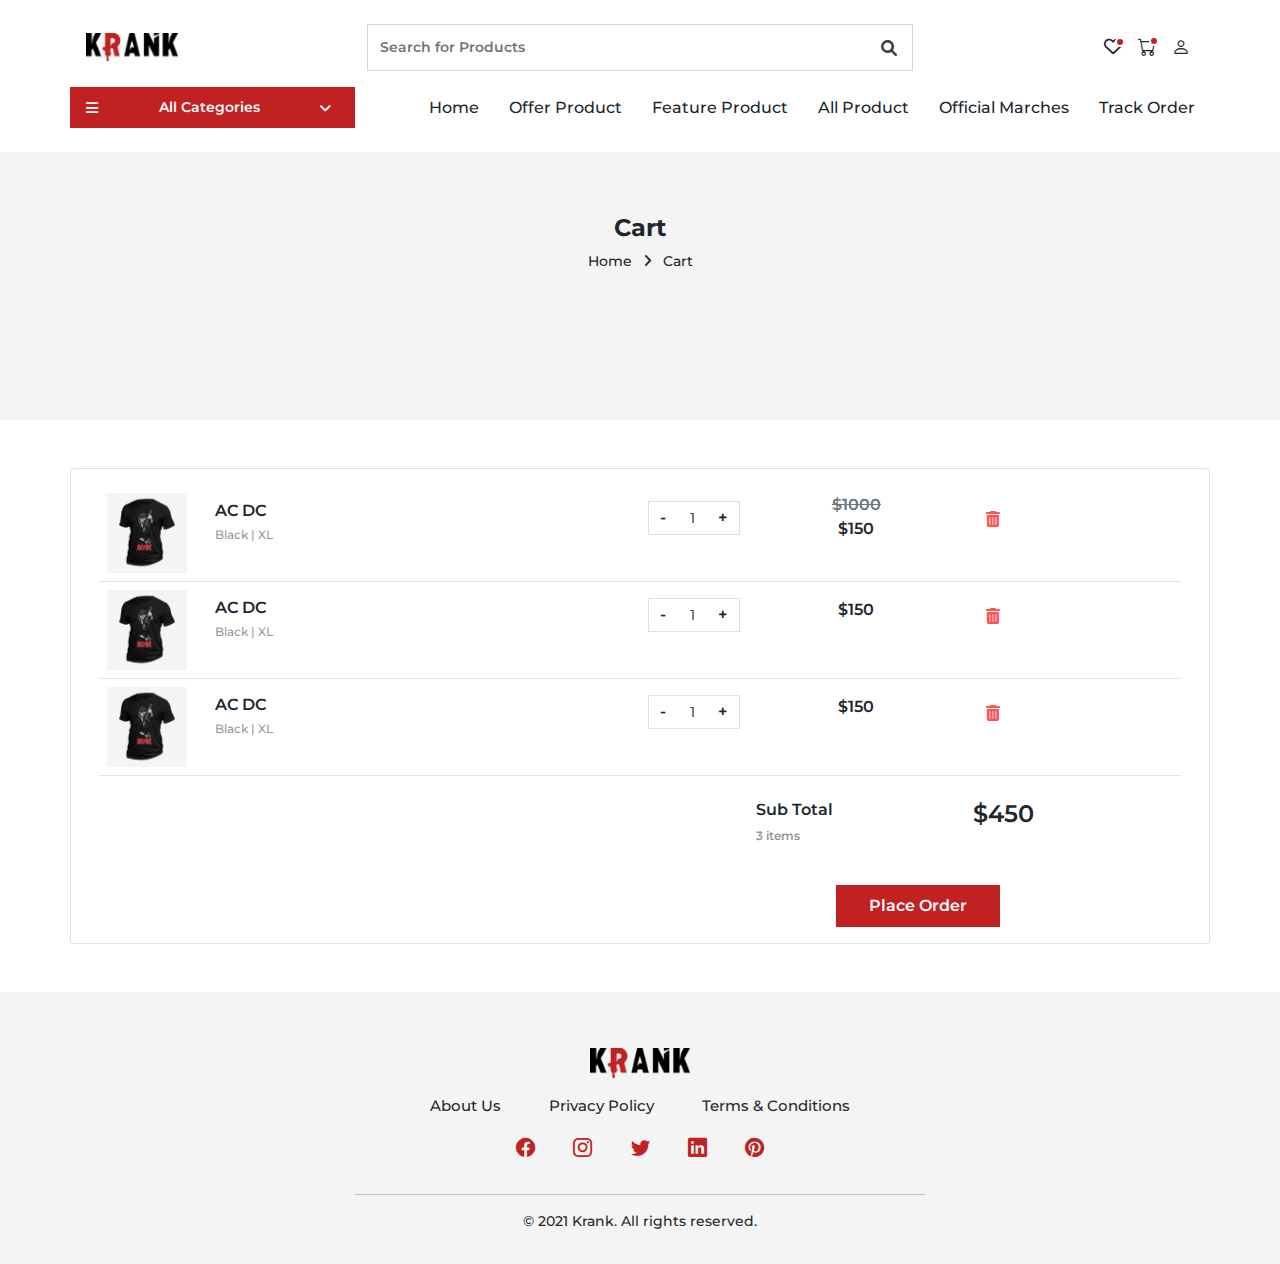
<file: cart.html>
<!DOCTYPE html>
<html lang="en">
<head>
    <meta charset="UTF-8">
    <meta http-equiv="X-UA-Compatible" content="IE=edge">
    <meta name="viewport" content="width=device-width, initial-scale=1.0">
    <title>Krank Ecommerce Site</title>
    <!-- fav icon -->
    <link rel="icon" type="image/x-icon" href="./images/Logo/For post full sleeve LZ.png">
    <!-- bootstarp file -->
    <link rel="stylesheet" href="./bootstarp/bootstrap.min.css">
    <!-- fontawesome icon -->
    <link rel="stylesheet" href="https://cdnjs.cloudflare.com/ajax/libs/font-awesome/6.0.0-beta3/css/all.min.css"/>
    <!-- bootstarp icon -->
    <link rel="stylesheet" href="https://cdn.jsdelivr.net/npm/bootstrap-icons@1.7.2/font/bootstrap-icons.css">
    <!-- basic css file -->
    <link rel="stylesheet" href="./css/style.css">
    <!-- offer products css file -->
    <link rel="stylesheet" href="./css/offer_product.css">
    <!-- responsive css file -->
    <link rel="stylesheet" href="./css/responsive.css">
</head>
<body>

    <!-- header and menu section -->
    <section id="header" class="container-fluid bg-white fixed-top py-md-3 py-4">
        <div class="container">
            <!-- Upper search box and logo -->
            <div class="logo-section row py-2 bg-white">
                <div class="logo col-3 d-flex align-items-center">
                    <div class="logo-fit">
                        <a href="index.html">
                            <img src="./images/Logo/black_krank.png" alt="logo">
                        </a>
                    </div>
                </div>
                <div class="search-btn col-6">
                    <form class="search-icon">
                        <input class="form-control form-control-sm  custom-search" placeholder="Search for Products" aria-label="Search">
                        <i class="fas fa-search"></i>
                    </form>
                </div>
                <div class="shopping-icon col-3 d-flex justify-content-end align-items-center">
                    <div class="fav mx-sm-2 mx-2">
                        <div class="icon-alert"></div>
                        <a href="#">
                            <i class="far fa-heart"></i>
                        </a>
                    </div>
                    <div class="shop mx-sm-2 mx-2">
                        <div class="icon-alert"></div>
                        <a href="cart.html">
                            <i class="bi bi-cart"></i>
                        </a>
                    </div>
                    <div class="user mx-sm-2 mx-2">
                        <a href="account_setting.html">
                            <i class="bi bi-person"></i>
                        </a>
                    </div>
                </div>
            </div>
            <!-- Lower Menu items -->
            <div class="menu-section row py-2 py-sm-2 py-md-2 white">
                <div class="col-5 col-sm-4 col-md-3 p-0 m-0 category-bar">
                    <div class="dropdown">
                        <button class="btn category-btn dropdown-toggle d-flex justify-content-between align-items-center px-1 px-sm-3"
                         type="button" id="dropdownMenuButton1" data-bs-toggle="dropdown"
                          aria-expanded="false" onclick="changeBarIcon(this);">
                            <i class="fas fa-bars"></i>
                            All Categories
                            <i class="fas fa-angle-down me-2"></i>
                        </button>
                        <ul class="dropdown-menu" aria-labelledby="dropdownMenuButton1">
                          <li><a onclick="changeBarIcon(this);" class="dropdown-item" href="#">Full Sleeve Tee</a></li>
                          <li><a onclick="changeBarIcon(this);" class="dropdown-item" href="#">Half Sleeve Tee</a></li>
                          <li><a onclick="changeBarIcon(this);" class="dropdown-item" href="#">Flag</a></li>
                        </ul>
                    </div>
                </div>
                <div class="col-7 col-sm-8 col-md-9 p-0 m-0 menu-list d-flex justify-content-end align-items-center">
                    <nav class="navbar nav-menu navbar-expand-lg navbar-light bg-menu-color d-flex justify-content-end align-items-center p-md-0">
                        <button class="navbar-toggler" type="button" data-bs-toggle="collapse"
                         data-bs-target="#all-menu-item" aria-controls="navbarSupportedContent"
                          aria-expanded="false" aria-label="Toggle navigation">
                        <span class="navbar-toggler-icon d-flex justify-content-center align-items-center">
                            <i class="fas fa-bars" data-bs-toggle="collapse"
                            data-bs-target="#all-menu-item" onclick="changeIcon(this)"
                            ></i>
                        </span>
                        </button>
    
                        <div class="collapse navbar-collapse ps-3 ps-sm-3 ps-md-3" id="all-menu-item">
                            <ul class="navbar-nav me-auto mb-2 mb-lg-0">
                                <li class="nav-item">
                                    <a class="nav-link active" href="index.html">Home</a>
                                </li>
                                <li class="nav-item">
                                    <a class="nav-link" href="offer_products.html">Offer Product</a>
                                </li>
                                <li class="nav-item">
                                    <a class="nav-link" href="#">Feature Product</a>
                                </li>
                                <li class="nav-item">
                                    <a class="nav-link" href="#">All Product</a>
                                </li>
                                <li class="nav-item">
                                    <a class="nav-link" href="#">Official Marches</a>
                                </li>
                                <li class="nav-item">
                                    <a class="nav-link" href="#">Track Order</a>
                                </li>
                            </ul>
                        </div>
                    </nav>
                </div>
            </div>
        </div>
    </section>
    <!-- end header section -->

    <!-- banner section -->
    <section id="banner" class="container-fluid container-fluid banner-section py-3">
        <div class="container mt-5 d-flex justify-content-center align-items-center flex-column">
            <h2 class="menu-title">Cart</h2>
            <p class="menu-link">Home &nbsp;
                <span><i class="fas fa-angle-right"></i></span>
                &nbsp; Cart
            </p>
        </div>
    </section>
    <!-- end banner section -->
    <!-- cart section -->
    <section id="cart" class="cart-section container-fluid py-5 bg-white">
        <div class="container">
            <div class="row">
                <div class="card">
                    <div class="card-body">
                        <div class="table-responsive">
                            <table class="table">
                                <tbody>
                                  <tr>
                                    <td width="10%">
                                        <div class="cart-photo">
                                            <img src="./images/products/ac dc man.png" alt="">
                                        </div>
                                    </td>
                                    <td width="40%" class="pt-3">
                                        <h2 class="cart-ptitle">AC DC</h2>
                                        <h2 class="cart-psize">Black | XL</h2>
                                    </td>
                                    <td width="10%" class="pt-3">
                                        <div class="qty-div">
                                            <div class="qty-number-input">
                                                <input type="number" class="qty-input" min="1" value="1">
                                            </div>
                                        </div>
                                    </td>
                                    <td width="20%" class="text-center line pt-3">
                                        <p class="text-decoration-line-through cart-ptitle text-muted">
                                            $1000
                                        </p>
                                        <p class="cart-ptitle">$150</p>
                                    </td>
                                    <td width="20%" class="pt-3">
                                        <a href="#" class="btn cart-delete-btn">
                                            <i class="fas fa-trash-alt"></i>
                                        </a>
                                    </td>
                                  </tr>
                                  <tr>
                                    <td width="10%">
                                        <div class="cart-photo">
                                            <img src="./images/products/ac dc man.png" alt="">
                                        </div>
                                    </td>
                                    <td width="40%" class="pt-3">
                                        <h2 class="cart-ptitle">AC DC</h2>
                                        <h2 class="cart-psize">Black | XL</h2>
                                    </td>
                                    <td width="10%" class="pt-3">
                                        <div class="qty-div">
                                            <div class="qty-number-input">
                                                <input type="number" class="qty-input" min="1" value="1">
                                            </div>
                                        </div>
                                    </td>
                                    <td width="20%" class="text-center pt-3">
                                        
                                        <p class="cart-ptitle">$150</p>
                                    </td>
                                    <td width="20%" class="pt-3">
                                        <a href="#" class="btn cart-delete-btn">
                                            <i class="fas fa-trash-alt"></i>
                                        </a>
                                    </td>
                                  </tr>
                                  <tr>
                                    <td width="10%">
                                        <div class="cart-photo">
                                            <img src="./images/products/ac dc man.png" alt="">
                                        </div>
                                    </td>
                                    <td width="40%" class="pt-3">
                                        <h2 class="cart-ptitle">AC DC</h2>
                                        <h2 class="cart-psize">Black | XL</h2>
                                    </td>
                                    <td width="10%" class="pt-3">
                                        <div class="qty-div">
                                            <div class="qty-number-input">
                                                <input type="number" class="qty-input" min="1" value="1">
                                            </div>
                                        </div>
                                    </td>
                                    <td width="20%" class="text-center pt-3">
                                        
                                        <p class="cart-ptitle">$150</p>
                                    </td>
                                    <td width="20%" class="pt-3">
                                        <a href="#" class="btn cart-delete-btn">
                                            <i class="fas fa-trash-alt"></i>
                                        </a>
                                    </td>
                                  </tr>
                                  <tr class="sub-total">
                                      <td colspan="3"></td>
                                      <td class="pt-4">
                                          <h4 class="cart-ptitle">Sub Total</h4>
                                          <p class="item">3 items</p>
                                      </td>
                                      <td class="pt-4">
                                          <h4 class="price">$450</h4>
                                      </td>
                                  </tr>
                                </tbody>
                            </table>
                        </div>
                        <div class="row">
                            <div class="col-md-4 offset-md-8 place-btn">
                                <div class="order-btn">
                                    <a href="#" class="btn">
                                        Place Order
                                    </a>
                                </div>
                            </div>
                        </div>
                    </div>
                </div>
            </div>
        </div>
    </section>
    <!-- end cart section -->
    <!-- Footer Section -->
    <footer class="footer-section container-fluid pt-5 pb-2">
        <div class="container">
            <div class="row">
                <div class="col-sm-4 col-12 offset-sm-4 d-flex justify-content-center align-items-center py-2">
                    <div class="footer-logo">
                        <a href="index.html">
                            <img src="./images/Logo/black_krank.png" alt="">
                        </a>
                    </div>
                </div>
            </div>
            <div class="row">
                <div class="terms-link col-sm-8 col-12 offset-sm-2 d-flex justify-content-center align-items-center py-2">
                    <a href="#">About Us</a>
                    <a href="#">Privacy Policy</a>
                    <a href="#">Terms & Conditions</a>
                </div>
            </div>
            <div class="row">
                <div class="social-icon col-sm-8 col-12 offset-sm-2 d-flex justify-content-center align-items-center py-2">
                    <a href="#"><i class="bi bi-facebook"></i></a>
                    <a href="#"><i class="bi bi-instagram"></i></a>
                    <a href="#"><i class="bi bi-twitter"></i></a>
                    <a href="#"><i class="bi bi-linkedin"></i></a>
                    <a href="#"><i class="bi bi-pinterest"></i></a>
                </div>
            </div>
            <div class="row">
                <hr class="mt-4 mb-3 col-sm-6 col-12 offset-sm-3 ">
            </div>
            <div class="row">
                <div class="footer-bottom col-sm-4 col-12 offset-sm-4 d-flex justify-content-center align-items-center pb-2">
                    <p>© 2021 Krank. All rights reserved.</p>
                </div>
            </div>
        </div>
    </footer>

    <!-- Footer section -->

    <script src="./js/jquery-3.6.0.min.js"></script>
    <script src="./bootstarp/bootstrap.bundle.min.js"></script>
    <!-- number js -->
    <script src="./plugin/js/bootstrap-number-input.js"></script>
    <script>
        $('.qty-input').bootstrapNumber();
    </script>
</body>
</html>
</file>
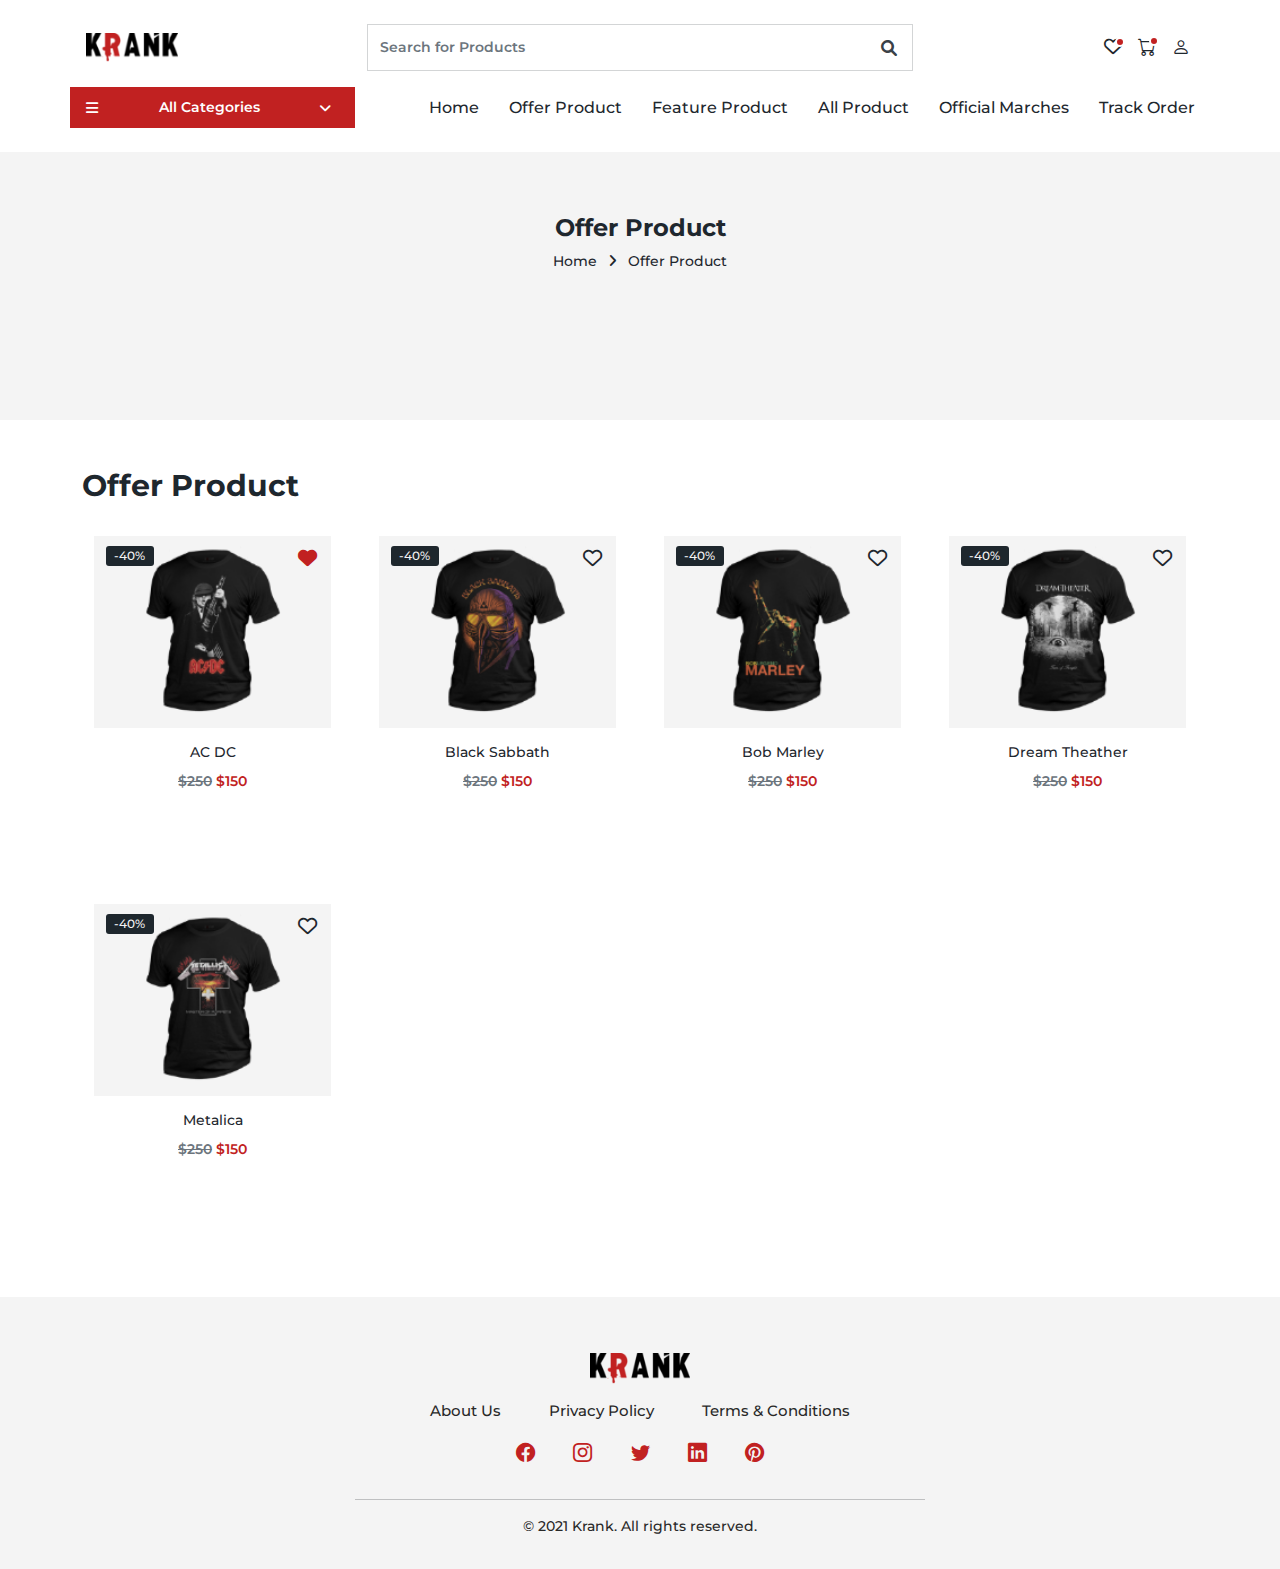
<file: offer_products.html>
<!DOCTYPE html>
<html lang="en">
<head>
    <meta charset="UTF-8">
    <meta http-equiv="X-UA-Compatible" content="IE=edge">
    <meta name="viewport" content="width=device-width, initial-scale=1.0">
    <title>Krank Ecommerce Site</title>
    <!-- fav icon -->
    <link rel="icon" type="image/x-icon" href="./images/Logo/For post full sleeve LZ.png">
    <!-- bootstarp file -->
    <link rel="stylesheet" href="./bootstarp/bootstrap.min.css">
    <!-- fontawesome icon -->
    <link rel="stylesheet" href="https://cdnjs.cloudflare.com/ajax/libs/font-awesome/6.0.0-beta3/css/all.min.css"/>
    <!-- bootstarp icon -->
    <link rel="stylesheet" href="https://cdn.jsdelivr.net/npm/bootstrap-icons@1.7.2/font/bootstrap-icons.css">
    <!-- basic css file -->
    <link rel="stylesheet" href="./css/style.css">
    <!-- offer products css file -->
    <link rel="stylesheet" href="./css/offer_product.css">
    <!-- responsive css file -->
    <link rel="stylesheet" href="./css/responsive.css">
</head>
<body>

    <!-- header and menu section -->
    <section id="header" class="container-fluid bg-white fixed-top py-md-3 py-4">
        <div class="container">
            <!-- Upper search box and logo -->
            <div class="logo-section row py-2 bg-white">
                <div class="logo col-3 d-flex align-items-center">
                    <div class="logo-fit">
                        <a href="index.html">
                            <img src="./images/Logo/black_krank.png" alt="logo">
                        </a>
                    </div>
                </div>
                <div class="search-btn col-6">
                    <form class="search-icon">
                        <input class="form-control form-control-sm  custom-search" placeholder="Search for Products" aria-label="Search">
                        <i class="fas fa-search"></i>
                    </form>
                </div>
                <div class="shopping-icon col-3 d-flex justify-content-end align-items-center">
                    <div class="fav mx-sm-2 mx-2">
                        <div class="icon-alert"></div>
                        <a href="#">
                            <i class="far fa-heart"></i>
                        </a>
                    </div>
                    <div class="shop mx-sm-2 mx-2">
                        <div class="icon-alert"></div>
                        <a href="cart.html">
                            <i class="bi bi-cart"></i>
                        </a>
                    </div>
                    <div class="user mx-sm-2 mx-2">
                        <a href="account_setting.html">
                            <i class="bi bi-person"></i>
                        </a>
                    </div>
                </div>
            </div>
            <!-- Lower Menu items -->
            <div class="menu-section row py-2 py-sm-2 py-md-2 white">
                <div class="col-5 col-sm-4 col-md-3 p-0 m-0 category-bar">
                    <div class="dropdown">
                        <button class="btn category-btn dropdown-toggle d-flex justify-content-between align-items-center px-1 px-sm-3"
                         type="button" id="dropdownMenuButton1" data-bs-toggle="dropdown"
                          aria-expanded="false" onclick="changeBarIcon(this);">
                            <i class="fas fa-bars"></i>
                            All Categories
                            <i class="fas fa-angle-down me-2"></i>
                        </button>
                        <ul class="dropdown-menu" aria-labelledby="dropdownMenuButton1">
                          <li><a onclick="changeBarIcon(this);" class="dropdown-item" href="#">Full Sleeve Tee</a></li>
                          <li><a onclick="changeBarIcon(this);" class="dropdown-item" href="#">Half Sleeve Tee</a></li>
                          <li><a onclick="changeBarIcon(this);" class="dropdown-item" href="#">Flag</a></li>
                        </ul>
                    </div>
                </div>
                <div class="col-7 col-sm-8 col-md-9 p-0 m-0 menu-list d-flex justify-content-end align-items-center">
                    <nav class="navbar nav-menu navbar-expand-lg navbar-light bg-menu-color d-flex justify-content-end align-items-center p-md-0">
                        <button class="navbar-toggler" type="button" data-bs-toggle="collapse"
                         data-bs-target="#all-menu-item" aria-controls="navbarSupportedContent"
                          aria-expanded="false" aria-label="Toggle navigation">
                        <span class="navbar-toggler-icon d-flex justify-content-center align-items-center">
                            <i class="fas fa-bars" data-bs-toggle="collapse"
                            data-bs-target="#all-menu-item" onclick="changeIcon(this)"
                            ></i>
                        </span>
                        </button>
    
                        <div class="collapse navbar-collapse ps-3 ps-sm-3 ps-md-3" id="all-menu-item">
                            <ul class="navbar-nav me-auto mb-2 mb-lg-0">
                                <li class="nav-item">
                                    <a class="nav-link active" href="index.html">Home</a>
                                </li>
                                <li class="nav-item">
                                    <a class="nav-link" href="offer_products.html">Offer Product</a>
                                </li>
                                <li class="nav-item">
                                    <a class="nav-link" href="#">Feature Product</a>
                                </li>
                                <li class="nav-item">
                                    <a class="nav-link" href="#">All Product</a>
                                </li>
                                <li class="nav-item">
                                    <a class="nav-link" href="#">Official Marches</a>
                                </li>
                                <li class="nav-item">
                                    <a class="nav-link" href="#">Track Order</a>
                                </li>
                            </ul>
                        </div>
                    </nav>
                </div>
            </div>
        </div>
    </section>
    <!-- end header section -->

    <!-- banner section -->
    <section id="banner" class="container-fluid container-fluid banner-section py-3">
        <div class="container mt-5 d-flex justify-content-center align-items-center flex-column">
            <h2 class="menu-title">Offer Product</h2>
            <p class="menu-link">Home &nbsp;
                <span><i class="fas fa-angle-right"></i></span>
                &nbsp; Offer Product
            </p>
        </div>
    </section>
    <!-- end banner section -->

    <!-- Offer Products -->

    <section id="products" class="container-fluid products-section py-5 bg-white">
        <div class="container">
            <div class="row d-flex flex-wrap">
                <h2 class="products-title">Offer Product</h2>
                <div class="col-lg-3 col-md-4 col-sm-6 col-6 p-4">
                    <div class="card">
                        <div class="row">
                            <div class="offer-par">
                                -40%
                            </div>
                        </div>
                        <a href="#">
                            <div class="photo">
                                <div class="wishIcon">
                                    <i class="fas fa-heart active"></i>
                                </div>
                                <img src="images/products/ac dc man.png" class="card-img-top" alt="...">
                            </div>
                        </a>
                        <div class="card-body d-flex justify-content-center align-items-center flex-column">
                          <h5 class="card-title">AC DC</h5>
                          <p><span class="text-decoration-line-through text-muted">$250</span>
                            <span class="real-price">$150</span>
                          </p>
                          <div class="addBtnDiv">
                              <a href="#" class="addToCart-btn">
                                <i class="fas fa-cart-plus me-2"></i>
                                Add To Cart
                              </a>
                          </div>
                        </div>
                    </div>
                </div>
                <div class="col-lg-3 col-md-4 col-sm-6 col-6 p-4">
                    <div class="card">
                        <div class="row">
                            <div class="offer-par">
                                -40%
                            </div>
                        </div>
                        <a href="#">
                            <div class="photo">
                                <div class="wishIcon">
                                    <i class="far fa-heart"></i>
                                </div>
                                <img src="images/products/black sabbath.png" class="card-img-top" alt="...">
                            </div>
                        </a>
                        <div class="card-body d-flex justify-content-center align-items-center flex-column">
                          <h5 class="card-title">Black Sabbath</h5>
                          <p><span class="text-decoration-line-through text-muted">$250</span>
                            <span class="real-price">$150</span>
                          </p>
                          <div class="addBtnDiv">
                              <a href="#" class="addToCart-btn">
                                <i class="fas fa-cart-plus me-2"></i>
                                Add To Cart
                              </a>
                          </div>
                        </div>
                    </div>
                </div>
                <div class="col-lg-3 col-md-4 col-sm-6 col-6 p-4">
                    <div class="card">
                        <div class="row">
                            <div class="offer-par">
                                -40%
                            </div>
                        </div>
                        <a href="#">
                            <div class="photo">
                                <div class="wishIcon">
                                    <i class="far fa-heart"></i>
                                </div>
                                <img src="images/products/bob.png" class="card-img-top" alt="...">
                            </div>
                        </a>
                        <div class="card-body d-flex justify-content-center align-items-center flex-column">
                          <h5 class="card-title">Bob Marley</h5>
                          <p><span class="text-decoration-line-through text-muted">$250</span>
                            <span class="real-price">$150</span>
                          </p>
                          <div class="addBtnDiv">
                              <a href="#" class="addToCart-btn">
                                <i class="fas fa-cart-plus me-2"></i>
                                Add To Cart
                              </a>
                          </div>
                        </div>
                    </div>
                </div>
                <div class="col-lg-3 col-md-4 col-sm-6 col-6 p-4">
                    <div class="card">
                        <div class="row">
                            <div class="offer-par">
                                -40%
                            </div>
                        </div>
                        <a href="#">
                            <div class="photo">
                                <div class="wishIcon">
                                    <i class="far fa-heart"></i>
                                </div>
                                <img src="images/products/dream theate.png" class="card-img-top" alt="...">
                            </div>
                        </a>
                        <div class="card-body d-flex justify-content-center align-items-center flex-column">
                          <h5 class="card-title">Dream Theather</h5>
                          <p><span class="text-decoration-line-through text-muted">$250</span>
                            <span class="real-price">$150</span>
                          </p>
                          <div class="addBtnDiv">
                              <a href="#" class="addToCart-btn">
                                <i class="fas fa-cart-plus me-2"></i>
                                Add To Cart
                              </a>
                          </div>
                        </div>
                    </div>
                </div>
                <div class="col-lg-3 col-md-4 col-sm-6 col-6 p-4">
                    <div class="card">
                        <div class="row">
                            <div class="offer-par">
                                -40%
                            </div>
                        </div>
                        <a href="#">
                            <div class="photo">
                                <div class="wishIcon">
                                    <i class="far fa-heart"></i>
                                </div>
                                <img src="images/products/metallica.png" class="card-img-top" alt="...">
                            </div>
                        </a>
                        <div class="card-body d-flex justify-content-center align-items-center flex-column">
                          <h5 class="card-title">Metalica</h5>
                          <p><span class="text-decoration-line-through text-muted">$250</span>
                            <span class="real-price">$150</span>
                          </p>
                          <div class="addBtnDiv">
                              <a href="#" class="addToCart-btn">
                                <i class="fas fa-cart-plus me-2"></i>
                                Add To Cart
                              </a>
                          </div>
                        </div>
                    </div>
                </div>
            </div>
        </div>
    </section>

    <!-- end offer producs -->

    <!-- Footer Section -->
    <footer class="footer-section container-fluid pt-5 pb-2">
        <div class="container">
            <div class="row">
                <div class="col-sm-4 col-12 offset-sm-4 d-flex justify-content-center align-items-center py-2">
                    <div class="footer-logo">
                        <a href="index.html">
                            <img src="./images/Logo/black_krank.png" alt="">
                        </a>
                    </div>
                </div>
            </div>
            <div class="row">
                <div class="terms-link col-sm-8 col-12 offset-sm-2 d-flex justify-content-center align-items-center py-2">
                    <a href="#">About Us</a>
                    <a href="#">Privacy Policy</a>
                    <a href="#">Terms & Conditions</a>
                </div>
            </div>
            <div class="row">
                <div class="social-icon col-sm-8 col-12 offset-sm-2 d-flex justify-content-center align-items-center py-2">
                    <a href="#"><i class="bi bi-facebook"></i></a>
                    <a href="#"><i class="bi bi-instagram"></i></a>
                    <a href="#"><i class="bi bi-twitter"></i></a>
                    <a href="#"><i class="bi bi-linkedin"></i></a>
                    <a href="#"><i class="bi bi-pinterest"></i></a>
                </div>
            </div>
            <div class="row">
                <hr class="mt-4 mb-3 col-sm-6 col-12 offset-sm-3 ">
            </div>
            <div class="row">
                <div class="footer-bottom col-sm-4 col-12 offset-sm-4 d-flex justify-content-center align-items-center pb-2">
                    <p>© 2021 Krank. All rights reserved.</p>
                </div>
            </div>
        </div>
    </footer>

    <!-- Footer section -->

    <script src="./js/jquery-3.6.0.min.js"></script>
    <script src="./bootstarp/bootstrap.bundle.min.js"></script>
    <script src="./js/main.js"></script>
</body>
</html>
</file>
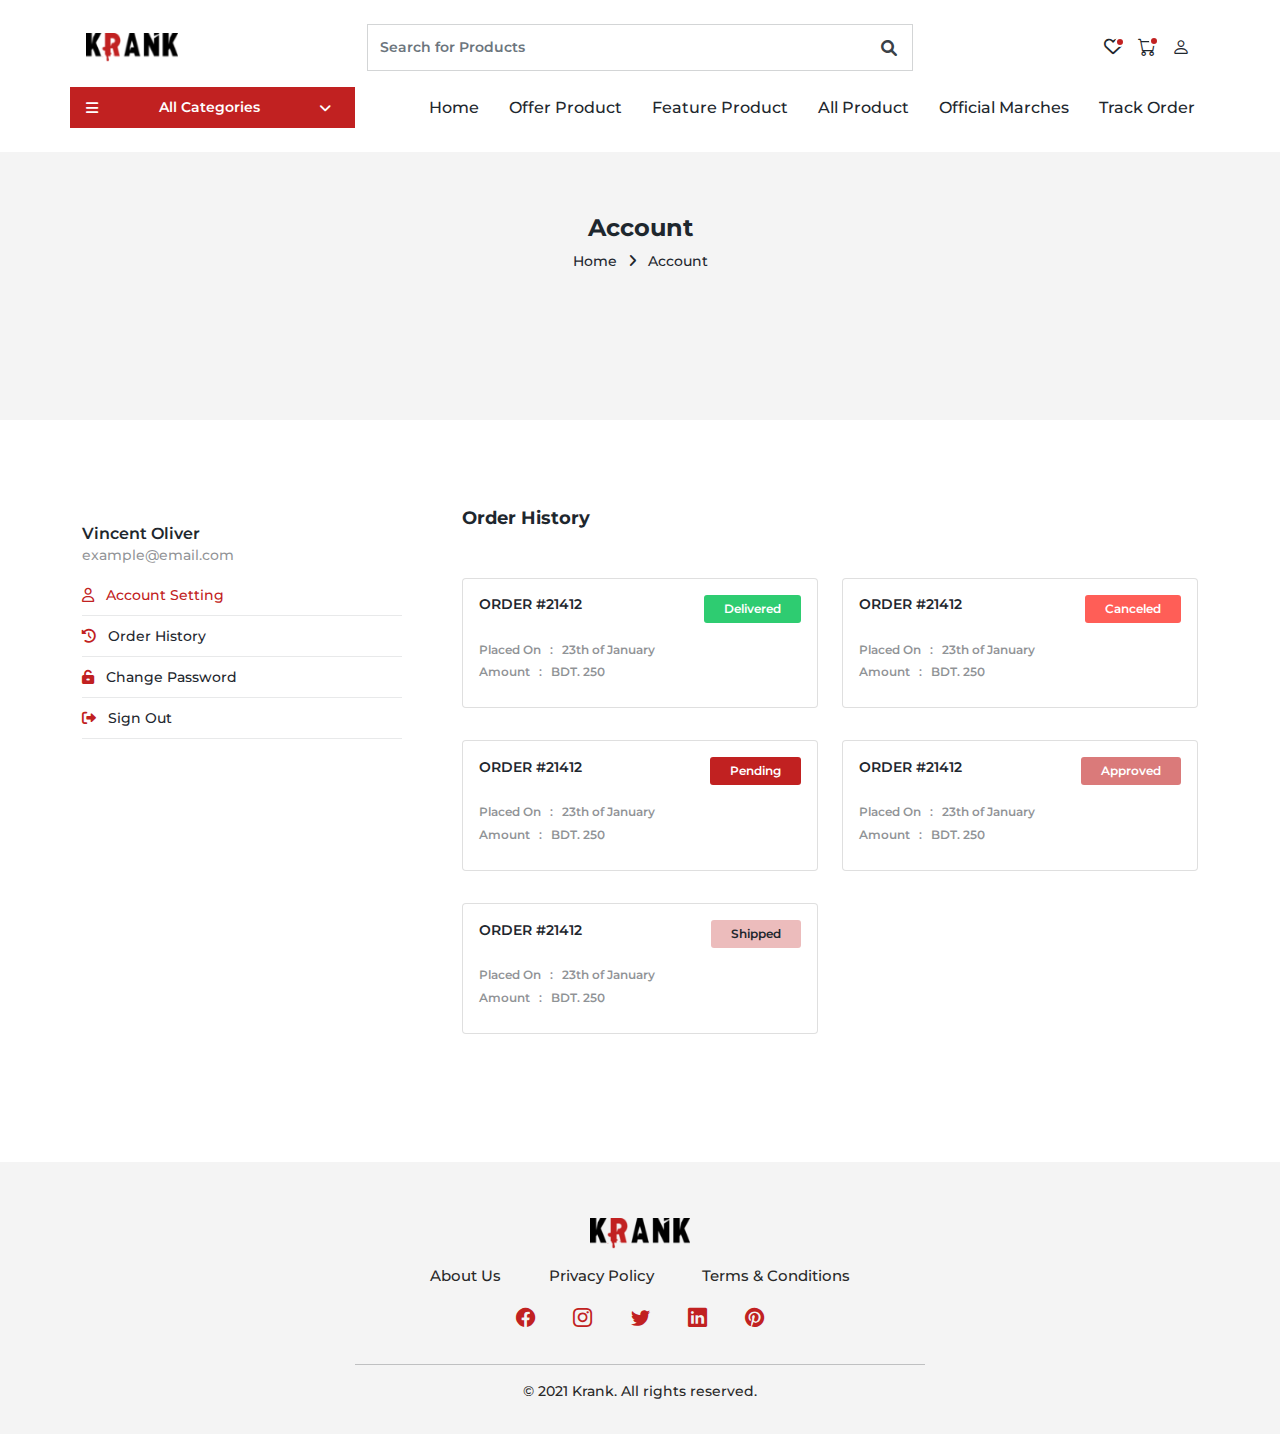
<file: order_history.html>
<!DOCTYPE html>
<html lang="en">
<head>
    <meta charset="UTF-8">
    <meta http-equiv="X-UA-Compatible" content="IE=edge">
    <meta name="viewport" content="width=device-width, initial-scale=1.0">
    <title>Krank Ecommerce Site</title>
    <!-- fav icon -->
    <link rel="icon" type="image/x-icon" href="./images/Logo/For post full sleeve LZ.png">
    <!-- bootstarp file -->
    <link rel="stylesheet" href="./bootstarp/bootstrap.min.css">
    <!-- fontawesome icon -->
    <link rel="stylesheet" href="https://cdnjs.cloudflare.com/ajax/libs/font-awesome/6.0.0-beta3/css/all.min.css"/>
    <!-- bootstarp icon -->
    <link rel="stylesheet" href="https://cdn.jsdelivr.net/npm/bootstrap-icons@1.7.2/font/bootstrap-icons.css">
    <!-- country number css -->
    <!-- <link rel="stylesheet" href="./plugin/css/countrySelect.css"> -->
    <!-- basic css file -->
    <link rel="stylesheet" href="./css/style.css">
    <!-- offer products css file -->
    <link rel="stylesheet" href="./css/offer_product.css">
    <!-- responsive css file -->
    <link rel="stylesheet" href="./css/responsive.css">
</head>
<body>

    <!-- header and menu section -->
    <section id="header" class="container-fluid bg-white fixed-top py-md-3 py-4">
        <div class="container">
            <!-- Upper search box and logo -->
            <div class="logo-section row py-2 bg-white">
                <div class="logo col-3 d-flex align-items-center">
                    <div class="logo-fit">
                        <a href="index.html">
                            <img src="./images/Logo/black_krank.png" alt="logo">
                        </a>
                    </div>
                </div>
                <div class="search-btn col-6">
                    <form class="search-icon">
                        <input class="form-control form-control-sm  custom-search" placeholder="Search for Products" aria-label="Search">
                        <i class="fas fa-search"></i>
                    </form>
                </div>
                <div class="shopping-icon col-3 d-flex justify-content-end align-items-center">
                    <div class="fav mx-sm-2 mx-2">
                        <div class="icon-alert"></div>
                        <a href="#">
                            <i class="far fa-heart"></i>
                        </a>
                    </div>
                    <div class="shop mx-sm-2 mx-2">
                        <div class="icon-alert"></div>
                        <a href="cart.html">
                            <i class="bi bi-cart"></i>
                        </a>
                    </div>
                    <div class="user mx-sm-2 mx-2">
                        <a href="account_setting.html">
                            <i class="bi bi-person"></i>
                        </a>
                    </div>
                </div>
            </div>
            <!-- Lower Menu items -->
            <div class="menu-section row py-2 py-sm-2 py-md-2 white">
                <div class="col-5 col-sm-4 col-md-3 p-0 m-0 category-bar">
                    <div class="dropdown">
                        <button class="btn category-btn dropdown-toggle d-flex justify-content-between align-items-center px-1 px-sm-3"
                         type="button" id="dropdownMenuButton1" data-bs-toggle="dropdown"
                          aria-expanded="false" onclick="changeBarIcon(this);">
                            <i class="fas fa-bars"></i>
                            All Categories
                            <i class="fas fa-angle-down me-2"></i>
                        </button>
                        <ul class="dropdown-menu" aria-labelledby="dropdownMenuButton1">
                          <li><a onclick="changeBarIcon(this);" class="dropdown-item" href="#">Full Sleeve Tee</a></li>
                          <li><a onclick="changeBarIcon(this);" class="dropdown-item" href="#">Half Sleeve Tee</a></li>
                          <li><a onclick="changeBarIcon(this);" class="dropdown-item" href="#">Flag</a></li>
                        </ul>
                    </div>
                </div>
                <div class="col-7 col-sm-8 col-md-9 p-0 m-0 menu-list d-flex justify-content-end align-items-center">
                    <nav class="navbar nav-menu navbar-expand-lg navbar-light bg-menu-color d-flex justify-content-end align-items-center p-md-0">
                        <button class="navbar-toggler" type="button" data-bs-toggle="collapse"
                         data-bs-target="#all-menu-item" aria-controls="navbarSupportedContent"
                          aria-expanded="false" aria-label="Toggle navigation">
                        <span class="navbar-toggler-icon d-flex justify-content-center align-items-center">
                            <i class="fas fa-bars" data-bs-toggle="collapse"
                            data-bs-target="#all-menu-item" onclick="changeIcon(this)"
                            ></i>
                        </span>
                        </button>
    
                        <div class="collapse navbar-collapse ps-3 ps-sm-3 ps-md-3" id="all-menu-item">
                            <ul class="navbar-nav me-auto mb-2 mb-lg-0">
                                <li class="nav-item">
                                    <a class="nav-link active" href="index.html">Home</a>
                                </li>
                                <li class="nav-item">
                                    <a class="nav-link" href="offer_products.html">Offer Product</a>
                                </li>
                                <li class="nav-item">
                                    <a class="nav-link" href="#">Feature Product</a>
                                </li>
                                <li class="nav-item">
                                    <a class="nav-link" href="#">All Product</a>
                                </li>
                                <li class="nav-item">
                                    <a class="nav-link" href="#">Official Marches</a>
                                </li>
                                <li class="nav-item">
                                    <a class="nav-link" href="#">Track Order</a>
                                </li>
                            </ul>
                        </div>
                    </nav>
                </div>
            </div>
        </div>
    </section>
    <!-- end header section -->

    <!-- banner section -->
    <section id="banner" class="container-fluid container-fluid banner-section py-3">
        <div class="container mt-5 d-flex justify-content-center align-items-center flex-column">
            <h2 class="menu-title">Account</h2>
            <p class="menu-link">Home &nbsp;
                <span><i class="fas fa-angle-right"></i></span>
                &nbsp; Account
            </p>
        </div>
    </section>
    <!-- end banner section -->

    <!-- Account section -->
    <section id="account" class="container-fluid bg-white container-fluid account-section my-5 py-3">
        <div class="container">
            <div class="row">
                <div class="col-md-4  sidebar pe-md-5 py-4 pe-2">
                    <div class="name_email my-3">
                        <h4>Vincent Oliver</h4>
                        <p>example@email.com</p>
                    </div>
                    <div class="account-setting py-2">
                        <a href="account_setting.html" class="active">
                            <i class="far fa-user me-2"></i> 
                            Account Setting
                        </a>
                    </div>
                    <div class="account-setting py-2">
                        <a href="order_history.html">
                            <i class="fas fa-history me-2"></i> 
                            Order History
                        </a>
                    </div>
                    <div class="account-setting py-2">
                        <a href="#" class="modal-btn" data-bs-toggle="modal" data-bs-target="#changePasswordModal">
                            <i class="fas fa-unlock-alt me-2"></i> 
                            Change Password
                        </a>
                        <div class="modal fade changePassword-modal" id="changePasswordModal" tabindex="-1" aria-labelledby="changePasswordModal" aria-hidden="true">
                            <div class="modal-dialog modal-dialog-centered">
                                <div class="modal-content">
                                <div class="modal-header">
                                    <h5 class="modal-title modal-head-title" id="exampleModalLabel">Change Password</h5>
                                    <button type="button" class="btn-close" data-bs-dismiss="modal" aria-label="Close"></button>
                                </div>
                                <div class="modal-body">
                                    <div class="pas-div">
                                        <div id="toggle1" class="passIcon" onclick="myFunction();"></div>
                                        <div class="form-floating my-3">
                                            <input type="password" class="form-control current-password" data-bs-toggle="password" id="floatingInput" placeholder="name@example.com">
                                            <label for="floatingInput">Current Password</label>
                                        </div>
                                    </div>
                                    <div class="pas-div">
                                        <div id="toggle2" class="passIcon" onclick="newPass();"></div>
                                        <div class="form-floating my-3">
                                            <input type="password" class="form-control new-password" data-bs-toggle="password" id="floatingInput" placeholder="name@example.com">
                                            <label for="floatingInput">New Password</label>
                                        </div>
                                    </div>
                                    <div class="pas-div">
                                        <div id="toggle3" class="passIcon" onclick="confirmPass();"></div>
                                        <div class="form-floating my-3">
                                            <input type="password" class="form-control confirm-password" data-bs-toggle="password" id="floatingInput" placeholder="name@example.com">
                                            <label for="floatingInput">Confirm Password</label>
                                        </div>
                                    </div>
                                    <div class="save-btn pt-3">
                                        <button type="submit" class="btn">Save</button>
                                    </div>
                                </div>
                                </div>
                            </div>
                        </div>
                    </div>
                    <div class="account-setting py-2">
                        <a href="#">
                            <i class="fas fa-sign-out-alt me-2"></i> 
                            Sign Out
                        </a>
                    </div>
                </div>
                <div class="col-md-8  address-section py-4">
                    <div class="row form-section">
                        <h2>Order History</h2>
                    </div>
                    <div class="row order-section d-flex flex-wrap py-4">
                        <div class="col-sm-6 my-3">
                            <div class="card">
                                <div class="card-body">
                                    <div class="row">
                                        <div class="col-12 d-flex justify-content-between align-items-center">
                                            <div class="title">
                                                <h4>
                                                    ORDER #21412
                                                </h4>  
                                            </div>
                                            <div class="delivered-btn">
                                                <button type="button" class="btn d-btn modal-btn" data-bs-toggle="modal" data-bs-target="#exampleModal">
                                                    Delivered
                                                </button>
                                            </div>
                                            <!-- modal -->
                                            <div class="modal fade" id="exampleModal" tabindex="-1" aria-labelledby="exampleModalLabel" aria-hidden="true">
                                                <div class="modal-dialog modal-dialog-centered modal-lg modal-dialog-scrollable">
                                                    <div class="modal-content">
                                                    <div class="modal-header">
                                                        <h5 class="modal-title head-title" id="exampleModalLabel">Order Details</h5>
                                                        <button type="button" class="btn-close" data-bs-dismiss="modal" aria-label="Close"></button>
                                                    </div>
                                                    <div class="modal-body">
                                                        <div class="row p-3 my-2">
                                                            <!-- timeline part -->
                                                            <div class="col-md-6 my-3">
                                                                <div class="row">
                                                                    <div class="col-12 timeline">
                                                                        <div class="card">
                                                                            <div class="card-body">
                                                                                <div class="checkIcon d-flex justify-content-center align-items-center">
                                                                                    <i class="fas fa-check"></i>
                                                                                </div>
                                                                                <h2>Order Placed</h2>
                                                                                <p>Your order was placed on 23th January 2021.</p>
                                                                            </div>
                                                                        </div>
                                                                        <div class="card">
                                                                            <div class="card-body">
                                                                                <div class="checkIcon d-flex justify-content-center align-items-center">
                                                                                    <i class="fas fa-check"></i>
                                                                                </div>
                                                                                <h2>Order Approved</h2>
                                                                                <p>Your order still needs to be approved.</p>
                                                                            </div>
                                                                        </div>
                                                                        <div class="card">
                                                                            <div class="card-body">
                                                                                <div class="timeIcon d-flex justify-content-center align-items-center">
                                                                                    <i class="fas fa-times"></i>
                                                                                </div>
                                                                                <h2>Order Shipped</h2>
                                                                                <p>Your order still needs to be shipped.</p>
                                                                            </div>
                                                                        </div>
                                                                        <div class="card">
                                                                            <div class="card-body">
                                                                                <div class="noIcon d-flex justify-content-center align-items-center">
                                                                                    <!-- <i class="fas fa-check"></i> -->
                                                                                </div>
                                                                                <h2>Order Delivered</h2>
                                                                                <p>Your order still needs to be delivered.</p>
                                                                            </div>
                                                                        </div>
                                                                    </div>
                                                                </div>
                                                            </div>
                                                            <!-- end timeline part -->
                                                            <div class="col-md-6 my-3">
                                                                <!-- order info -->
                                                                <div class="row order-info">
                                                                    <div class="col-12">
                                                                        <h2>Order info</h2>
                                                                        <div class="table-responsive">
                                                                            <table class="table">
                                                                                <tbody>
                                                                                    <tr>
                                                                                        <td class="details" width="48%">Order ID</td>
                                                                                        <td class="details" width="4%">:</td>
                                                                                        <td class="details" width="48%">Order#21412</td>
                                                                                    </tr>
                                                                                    <tr>
                                                                                        <td class="details" width="48%">Order Date</td>
                                                                                        <td class="details" width="4%">:</td>
                                                                                        <td class="details" width="48%">23th Jan, 2021</td>
                                                                                    </tr>
                                                                                    <tr>
                                                                                        <td class="details" width="48%">Estimate Delivery Date</td>
                                                                                        <td class="details" width="4%">:</td>
                                                                                        <td class="details" width="48%">31th Jan, 2021</td>
                                                                                    </tr>
                                                                                    <tr>
                                                                                        <td class="details" width="48%">Payment Status</td>
                                                                                        <td class="details" width="4%">:</td>
                                                                                        <td class="details" width="48%">Cash on Delivery</td>
                                                                                    </tr>
                                                                                </tbody>
                                                                            </table>
                                                                        </div>
                                                                    </div>
                                                                </div>
                                                                <!-- end order info -->
                                                                <!-- delivary info -->
                                                                <div class="row delivary-info">
                                                                    <div class="col-12">
                                                                        <h2>Delivery Address</h2>
                                                                        <div class="row my-2">
                                                                            <div class="col-8 col-md-7 name-phone">
                                                                                <h4>Vincent Oliver</h4>
                                                                                <p>+880 1700 000000</p>
                                                                            </div>
                                                                            <div class="col-4 col-md-5" style="text-align: right;">
                                                                                <a href="index.html" class="d-home-btn">
                                                                                    Home
                                                                                </a>
                                                                            </div>
                                                                        </div>
                                                                        <div class="row my-2">
                                                                            <div class="col-12 address">
                                                                                <p>Flat - A5, House - 668, Road - 09, Mirpur DOHS, Dhaka, Bangladesh</p>
                                                                            </div>
                                                                        </div>
                                                                    </div>
                                                                </div>
                                                                <!-- end delivary info -->
                                                            </div>
                                                        </div>
                                                        <div class="row my-2 p-3 order-details">
                                                            <div class="col-12">
                                                                <div class="table-responsive">
                                                                    <table class="table">
                                                                        <tbody>
                                                                            <tr>
                                                                                <td>
                                                                                    <div class="cart-photo">
                                                                                        <img src="./images/products/Image 30.png" alt="">
                                                                                    </div>
                                                                                </td>
                                                                                <td class="pt-3">
                                                                                    <h2 class="cart-ptitle">iPhone 13 Pro Max</h2>
                                                                                    <h2 class="cart-psize">128GB | Sierra Blue</h2>
                                                                                </td>
                                                                                <td class="text-center line pt-3">
                                                                                    <p class="text-decoration-line-through cart-ptitle text-muted">
                                                                                        $1000
                                                                                    </p>
                                                                                    <p class="cart-ptitle">$950</p>
                                                                                </td>
                                                                                <td class="pt-3">
                                                                                    <p class="cart-psize">Qty: 02</p>
                                                                                </td>
                                                                                <td class="pt-3">
                                                                                    <a href="#" class="cart-review-btn">
                                                                                        Write a review
                                                                                    </a>
                                                                                </td>
                                                                            </tr>
                                                                            <tr>
                                                                                <td>
                                                                                    <div class="cart-photo">
                                                                                        <img src="./images/products/Image 30.png" alt="">
                                                                                    </div>
                                                                                </td>
                                                                                <td class="pt-3">
                                                                                    <h2 class="cart-ptitle">iPhone 13 Pro Max</h2>
                                                                                    <h2 class="cart-psize">128GB | Sierra Blue</h2>
                                                                                </td>
                                                                                <td class="text-center line pt-3">
                                                                                    <p class="cart-ptitle">$950</p>
                                                                                </td>
                                                                                <td class="pt-3">
                                                                                    <p class="cart-psize">Qty: 02</p>
                                                                                </td>
                                                                                <td class="pt-3">
                                                                                    <a href="#" class="cart-review-btn">
                                                                                        Write a review
                                                                                    </a>
                                                                                </td>
                                                                            </tr>
                                                                            <tr>
                                                                                <td>
                                                                                    <div class="cart-photo">
                                                                                        <img src="./images/products/Image 30.png" alt="">
                                                                                    </div>
                                                                                </td>
                                                                                <td class="pt-3">
                                                                                    <h2 class="cart-ptitle">iPhone 13 Pro Max</h2>
                                                                                    <h2 class="cart-psize">128GB | Sierra Blue</h2>
                                                                                </td>
                                                                                <td class="text-center line pt-3">
                                                                                    <p class="cart-ptitle">$950</p>
                                                                                </td>
                                                                                <td class="pt-3">
                                                                                    <p class="cart-psize">Qty: 02</p>
                                                                                </td>
                                                                                <td class="pt-3">
                                                                                    <a href="#" class="cart-review-btn">
                                                                                        Write a review
                                                                                    </a>
                                                                                </td>
                                                                            </tr>
                                                                            <tr>
                                                                                <td colspan="2"></td>
                                                                                <td colspan="2" class="text-center pt-4">
                                                                                    <h4 class="cart-ptitle">Sub Total</h4>
                                                                                    <p class="item">3 items</p>
                                                                                </td>
                                                                                <td class="pt-4">
                                                                                    <h4 class="price">$2850</h4>
                                                                                </td>
                                                                            </tr>
                                                                        </tbody>
                                                                    </table>
                                                                </div>
                                                            </div>
                                                        </div>
                                                    </div>
                                                    </div>
                                                </div>
                                            </div>
                                        </div>
                                    </div>
                                    <div class="row mt-4">
                                        <div class="col-12 date-time">
                                            <p>Placed On &nbsp; : &nbsp; 23th of January</p>
                                            <p>Amount &nbsp; : &nbsp; BDT. 250</p>
                                        </div>
                                    </div>
                                </div>
                            </div>
                        </div>
                        <div class="col-sm-6 my-3">
                            <div class="card">
                                <div class="card-body">
                                    <div class="row">
                                        <div class="col-12 d-flex justify-content-between align-items-center">
                                            <div class="title">
                                                <h4>ORDER #21412</h4>  
                                            </div>
                                            <div class="canceled-btn">
                                                <button type="button" class="btn c-btn modal-btn" data-bs-toggle="modal" data-bs-target="#exampleModal">
                                                    Canceled
                                                </button>
                                            </div>
                                        </div>
                                    </div>
                                    <div class="row mt-4">
                                        <div class="col-12 date-time">
                                            <p>Placed On &nbsp; : &nbsp; 23th of January</p>
                                            <p>Amount &nbsp; : &nbsp; BDT. 250</p>
                                        </div>
                                    </div>
                                </div>
                            </div>
                        </div>
                        <div class="col-sm-6 my-3">
                            <div class="card">
                                <div class="card-body">
                                    <div class="row">
                                        <div class="col-12 d-flex justify-content-between align-items-center">
                                            <div class="title">
                                                <h4>ORDER #21412</h4>  
                                            </div>
                                            <div class="pending-btn">
                                                <button type="button" class="btn p-btn modal-btn" data-bs-toggle="modal" data-bs-target="#exampleModal">
                                                    Pending
                                                </button>
                                            </div>
                                        </div>
                                    </div>
                                    <div class="row mt-4">
                                        <div class="col-12 date-time">
                                            <p>Placed On &nbsp; : &nbsp; 23th of January</p>
                                            <p>Amount &nbsp; : &nbsp; BDT. 250</p>
                                        </div>
                                    </div>
                                </div>
                            </div>
                        </div>
                        <div class="col-sm-6 my-3">
                            <div class="card">
                                <div class="card-body">
                                    <div class="row">
                                        <div class="col-12 d-flex justify-content-between align-items-center">
                                            <div class="title">
                                                <h4>ORDER #21412</h4>  
                                            </div>
                                            <div class="approved-btn">
                                                <button type="button" class="btn a-btn modal-btn" data-bs-toggle="modal" data-bs-target="#exampleModal">
                                                    Approved
                                                </button>
                                            </div>
                                        </div>
                                    </div>
                                    <div class="row mt-4">
                                        <div class="col-12 date-time">
                                            <p>Placed On &nbsp; : &nbsp; 23th of January</p>
                                            <p>Amount &nbsp; : &nbsp; BDT. 250</p>
                                        </div>
                                    </div>
                                </div>
                            </div>
                        </div>
                        <div class="col-sm-6 my-3">
                            <div class="card">
                                <div class="card-body">
                                    <div class="row">
                                        <div class="col-12 d-flex justify-content-between align-items-center">
                                            <div class="title">
                                                <h4>ORDER #21412</h4>  
                                            </div>
                                            <div class="shipped-btn">
                                                <button type="button" class="btn s-btn modal-btn" data-bs-toggle="modal" data-bs-target="#exampleModal">
                                                    Shipped
                                                </button>
                                            </div>
                                        </div>
                                    </div>
                                    <div class="row mt-4">
                                        <div class="col-12 date-time">
                                            <p>Placed On &nbsp; : &nbsp; 23th of January</p>
                                            <p>Amount &nbsp; : &nbsp; BDT. 250</p>
                                        </div>
                                    </div>
                                </div>
                            </div>
                        </div>
                    </div>
                </div>
            </div>
        </div>
    </section>
    <!-- end Account section -->
    <!-- Footer Section -->
    <footer class="footer-section container-fluid pt-5 pb-2">
        <div class="container">
            <div class="row">
                <div class="col-sm-4 col-12 offset-sm-4 d-flex justify-content-center align-items-center py-2">
                    <div class="footer-logo">
                        <a href="index.html">
                            <img src="./images/Logo/black_krank.png" alt="">
                        </a>
                    </div>
                </div>
            </div>
            <div class="row">
                <div class="terms-link col-sm-8 col-12 offset-sm-2 d-flex justify-content-center align-items-center py-2">
                    <a href="#">About Us</a>
                    <a href="#">Privacy Policy</a>
                    <a href="#">Terms & Conditions</a>
                </div>
            </div>
            <div class="row">
                <div class="social-icon col-sm-8 col-12 offset-sm-2 d-flex justify-content-center align-items-center py-2">
                    <a href="#"><i class="bi bi-facebook"></i></a>
                    <a href="#"><i class="bi bi-instagram"></i></a>
                    <a href="#"><i class="bi bi-twitter"></i></a>
                    <a href="#"><i class="bi bi-linkedin"></i></a>
                    <a href="#"><i class="bi bi-pinterest"></i></a>
                </div>
            </div>
            <div class="row">
                <hr class="mt-4 mb-3 col-sm-6 col-12 offset-sm-3 ">
            </div>
            <div class="row">
                <div class="footer-bottom col-sm-4 col-12 offset-sm-4 d-flex justify-content-center align-items-center pb-2">
                    <p>© 2021 Krank. All rights reserved.</p>
                </div>
            </div>
        </div>
    </footer>

    <!-- Footer section -->
    <!-- jquery cdn file -->
    <script src="./js/jquery-3.6.0.min.js"></script>
    <!-- country number js file -->
    <!-- <script src="./plugin/js/countrySelect.js"></script> -->
    <!-- bootstrap js file -->
    <script src="./bootstarp/bootstrap.bundle.min.js"></script>
    
    <!-- zoomsl js file -->
    <script src="./plugin/js/zoomsl.min.js"></script>
    <!-- number js -->
    <script src="./plugin/js/bootstrap-number-input.js"></script>
    <!-- custom js file -->
    <script src="./js/main.js"></script>
</body>
</html>
</file>
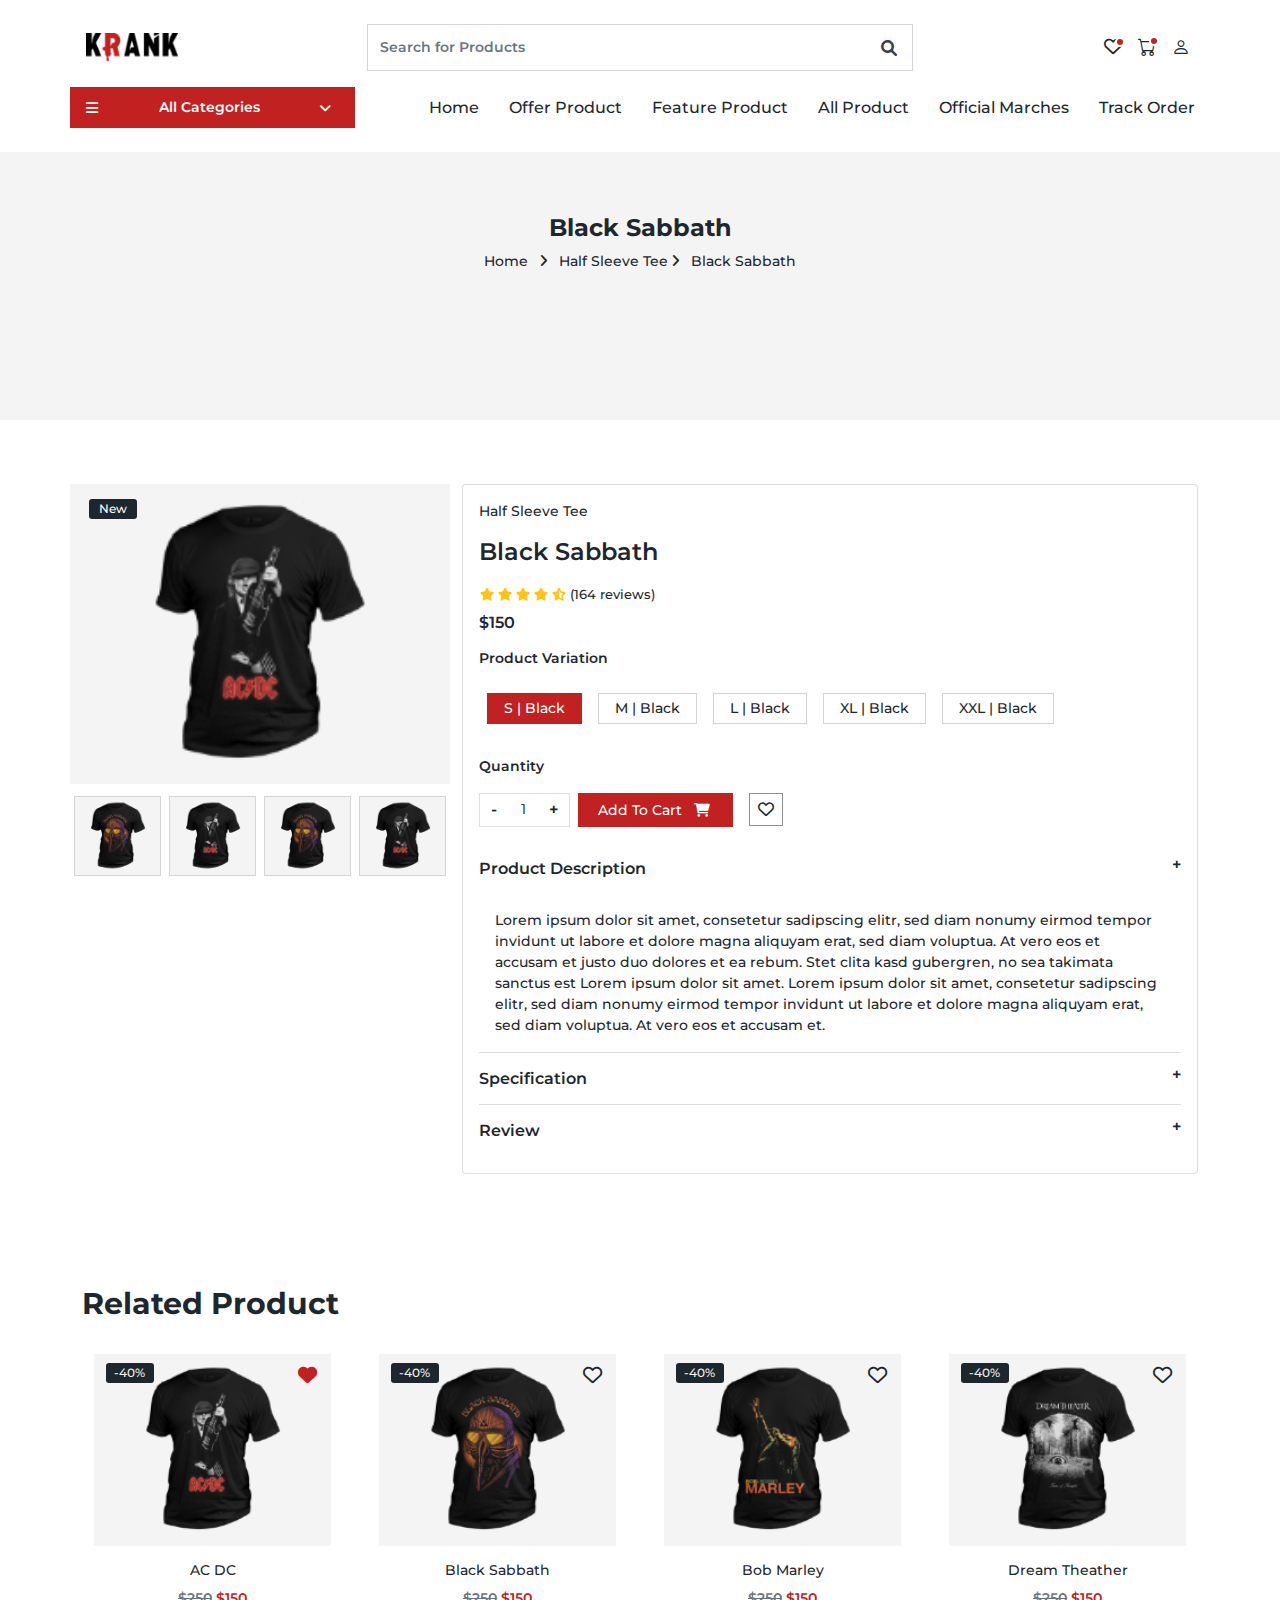
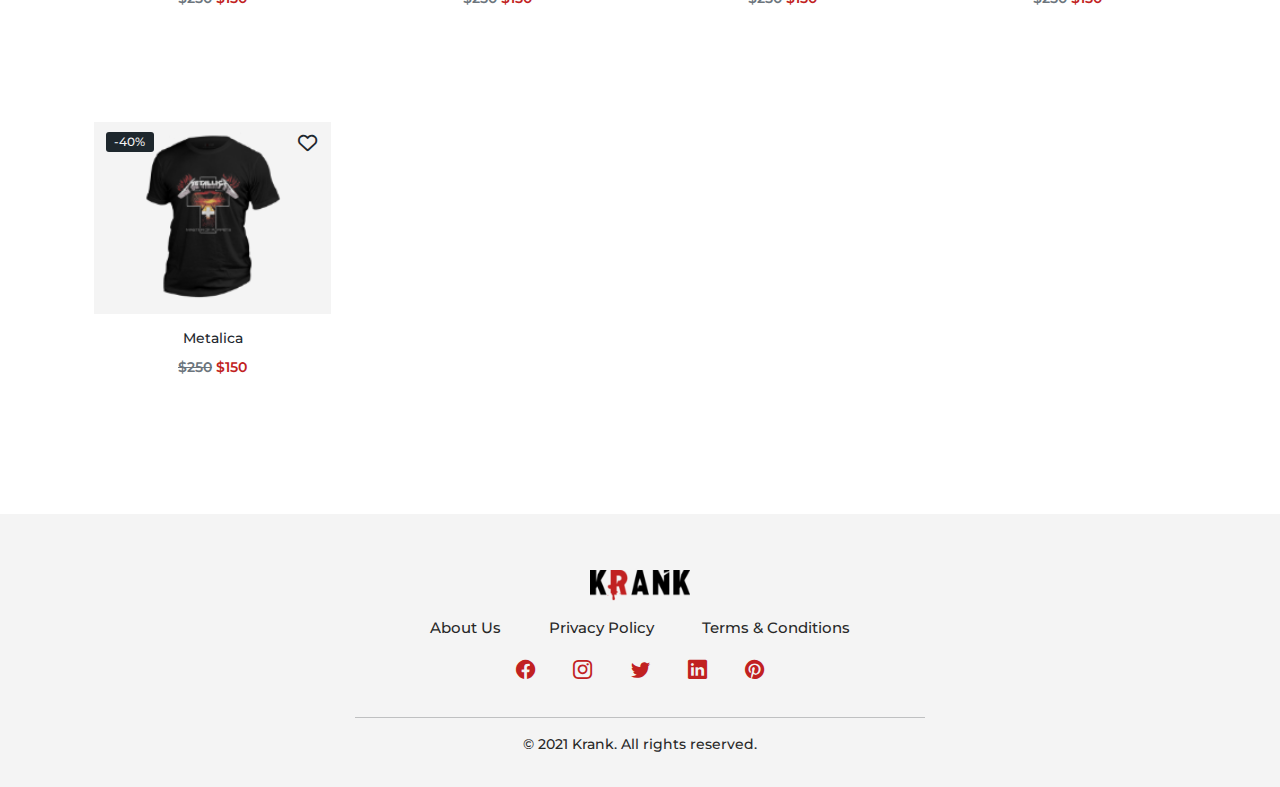
<file: product_details.html>
<!DOCTYPE html>
<html lang="en">
<head>
    <meta charset="UTF-8">
    <meta http-equiv="X-UA-Compatible" content="IE=edge">
    <meta name="viewport" content="width=device-width, initial-scale=1.0">
    <title>Krank Ecommerce Site</title>
    <!-- fav icon -->
    <link rel="icon" type="image/x-icon" href="./images/Logo/For post full sleeve LZ.png">
    <!-- bootstarp file -->
    <link rel="stylesheet" href="./bootstarp/bootstrap.min.css">
    <!-- fontawesome icon -->
    <link rel="stylesheet" href="https://cdnjs.cloudflare.com/ajax/libs/font-awesome/6.0.0-beta3/css/all.min.css"/>
    <!-- bootstarp icon -->
    <link rel="stylesheet" href="https://cdn.jsdelivr.net/npm/bootstrap-icons@1.7.2/font/bootstrap-icons.css">
    <!-- basic css file -->
    <link rel="stylesheet" href="./css/style.css">
    <!-- offer products css file -->
    <link rel="stylesheet" href="./css/offer_product.css">
    <!-- responsive css file -->
    <link rel="stylesheet" href="./css/responsive.css">
</head>
<body>

    <!-- header and menu section -->
    <section id="header" class="container-fluid bg-white fixed-top py-md-3 py-4">
        <div class="container">
            <!-- Upper search box and logo -->
            <div class="logo-section row py-2 bg-white">
                <div class="logo col-3 d-flex align-items-center">
                    <div class="logo-fit">
                        <a href="index.html">
                            <img src="./images/Logo/black_krank.png" alt="logo">
                        </a>
                    </div>
                </div>
                <div class="search-btn col-6">
                    <form class="search-icon">
                        <input class="form-control form-control-sm  custom-search" placeholder="Search for Products" aria-label="Search">
                        <i class="fas fa-search"></i>
                    </form>
                </div>
                <div class="shopping-icon col-3 d-flex justify-content-end align-items-center">
                    <div class="fav mx-sm-2 mx-2">
                        <div class="icon-alert"></div>
                        <a href="#">
                            <i class="far fa-heart"></i>
                        </a>
                    </div>
                    <div class="shop mx-sm-2 mx-2">
                        <div class="icon-alert"></div>
                        <a href="cart.html">
                            <i class="bi bi-cart"></i>
                        </a>
                    </div>
                    <div class="user mx-sm-2 mx-2">
                        <a href="account_setting.html">
                            <i class="bi bi-person"></i>
                        </a>
                    </div>
                </div>
            </div>
            <!-- Lower Menu items -->
            <div class="menu-section row py-2 py-sm-2 py-md-2 white">
                <div class="col-5 col-sm-4 col-md-3 p-0 m-0 category-bar">
                    <div class="dropdown">
                        <button class="btn category-btn dropdown-toggle d-flex justify-content-between align-items-center px-1 px-sm-3"
                         type="button" id="dropdownMenuButton1" data-bs-toggle="dropdown"
                          aria-expanded="false" onclick="changeBarIcon(this);">
                            <i class="fas fa-bars"></i>
                            All Categories
                            <i class="fas fa-angle-down me-2"></i>
                        </button>
                        <ul class="dropdown-menu" aria-labelledby="dropdownMenuButton1">
                          <li><a onclick="changeBarIcon(this);" class="dropdown-item" href="#">Full Sleeve Tee</a></li>
                          <li><a onclick="changeBarIcon(this);" class="dropdown-item" href="#">Half Sleeve Tee</a></li>
                          <li><a onclick="changeBarIcon(this);" class="dropdown-item" href="#">Flag</a></li>
                        </ul>
                    </div>
                </div>
                <div class="col-7 col-sm-8 col-md-9 p-0 m-0 menu-list d-flex justify-content-end align-items-center">
                    <nav class="navbar nav-menu navbar-expand-lg navbar-light bg-menu-color d-flex justify-content-end align-items-center p-md-0">
                        <button class="navbar-toggler" type="button" data-bs-toggle="collapse"
                         data-bs-target="#all-menu-item" aria-controls="navbarSupportedContent"
                          aria-expanded="false" aria-label="Toggle navigation">
                        <span class="navbar-toggler-icon d-flex justify-content-center align-items-center">
                            <i class="fas fa-bars" data-bs-toggle="collapse"
                            data-bs-target="#all-menu-item" onclick="changeIcon(this)"
                            ></i>
                        </span>
                        </button>
    
                        <div class="collapse navbar-collapse ps-3 ps-sm-3 ps-md-3" id="all-menu-item">
                            <ul class="navbar-nav me-auto mb-2 mb-lg-0">
                                <li class="nav-item">
                                    <a class="nav-link active" href="index.html">Home</a>
                                </li>
                                <li class="nav-item">
                                    <a class="nav-link" href="offer_products.html">Offer Product</a>
                                </li>
                                <li class="nav-item">
                                    <a class="nav-link" href="#">Feature Product</a>
                                </li>
                                <li class="nav-item">
                                    <a class="nav-link" href="#">All Product</a>
                                </li>
                                <li class="nav-item">
                                    <a class="nav-link" href="#">Official Marches</a>
                                </li>
                                <li class="nav-item">
                                    <a class="nav-link" href="#">Track Order</a>
                                </li>
                            </ul>
                        </div>
                    </nav>
                </div>
            </div>
        </div>
    </section>
    <!-- end header section -->

    <!-- banner section -->
    <section id="banner" class="container-fluid container-fluid banner-section py-3">
        <div class="container mt-5 d-flex justify-content-center align-items-center flex-column">
            <h2 class="menu-title">Black Sabbath</h2>
            <p class="menu-link">Home &nbsp;
                <span><i class="fas fa-angle-right"></i></span>
                &nbsp; Half Sleeve Tee
                <span><i class="fas fa-angle-right"></i></span>
                &nbsp; Black Sabbath 
            </p>
        </div>
    </section>
    <!-- end banner section -->

    <!-- product details section -->
    <section id="product-details" class="container-fluid bg-white container-fluid product-details-section my-5 py-3">
        <div class="container">
            <div class="row">
                <div class="col-md-4 col-lg-4 product-img-section">
                    <div class="row">
                        <div class="col-12 big-img">
                            <div class="offer-par">
                                New
                            </div>
                            <img class="zoom-img" src="./images/products/ac dc man.png" alt="">
                        </div>
                    </div>
                    <div class="row my-2">
                        <div class="col-3 p-1">
                            <div class="small-img">
                                <img src="./images/products/black sabbath.png" onclick="showImg(this.src)">
                            </div>
                        </div>
                        <div class="col-3 p-1">
                            <div class="small-img">
                                <img src="./images/products/ac dc man.png" onclick="showImg(this.src)">
                            </div>
                        </div>
                        <div class="col-3 p-1">
                            <div class="small-img">
                                <img src="./images/products/black sabbath.png" onclick="showImg(this.src)">
                            </div>
                        </div>
                        <div class="col-3 p-1">
                            <div class="small-img">
                                <img src="./images/products/ac dc man.png" onclick="showImg(this.src)">
                            </div>
                        </div>
                    </div>
                </div>
                <div class="col-md-8 col-lg-8 product-content-section">
                    <div class="card">
                        <div class="card-body">
                            <div class="row">
                                <div class="col-12">
                                    <p class="category">Half Sleeve Tee</p>
                                </div>
                            </div>
                            <div class="row">
                                <div class="col-12">
                                    <h4 class="title">Black Sabbath</h4>
                                </div>
                            </div>
                            <div class="row">
                                <div class="col-12 ps-0">
                                    <div class="review-section">
                                        <a href="" class="btn review-btn">
                                            <i class="fas fa-star"></i>
                                            <i class="fas fa-star"></i>
                                            <i class="fas fa-star"></i>
                                            <i class="fas fa-star"></i>
                                            <i class="fas fa-star-half-alt"></i>
                                            <span>(164 reviews)</span>
                                        </a>
                                    </div>
                                </div>
                            </div>
                            <div class="row">
                                <div class="col-12">
                                    <h4 class="price">$150</h4>
                                </div>
                            </div>
                            <div class="row py-2">
                                <div class="col-12">
                                    <p class="variation">Product Variation</p>
                                    <div class="size-btn-div d-flex flex-wrap">
                                        <div class="size-btn m-2 active">S | Black</div>
                                        <div class="size-btn m-2">M | Black</div>
                                        <div class="size-btn m-2">L | Black</div>
                                        <div class="size-btn m-2">XL | Black</div>
                                        <div class="size-btn m-2">XXL | Black</div>
                                    </div>
                                </div>
                            </div>
                            <div class="row py-3">
                                <div class="col-12">
                                    <p class="variation">Quantity</p>
                                    <div class="qty-div d-flex align-items-center">
                                        <div class="qty-number-input">
                                            <input type="number" class="qty-input" min="1" value="1">
                                        </div>
                                        <div class="btn-div">
                                            <a href="#" class="addToCart-btn mx-2">
                                                Add To Cart
                                                <i class="fas fa-shopping-cart ms-2"></i>
                                            </a>
                                            <a href="#" class="wishIcon mx-2">
                                                <i class="far fa-heart"></i>
                                            </a>
                                        </div>
                                    </div>
                                </div>
                            </div>
                            <div class="row">
                                <div class="col-12">
                                    <div class="accordion accordion-flush" id="faqlist">
                                        <div class="accordion-item">
                                            <h2 class="accordion-header">
                                                <button class="accordion-button collapsed" type="button" data-bs-toggle="collapse" 
                                                data-bs-target="#faq-content-1" aria-expanded="true" aria-controls="panelsStayOpen-collapseOne">
                                                    Product Description
                                                </button>
                                            </h2>
                                            <div id="faq-content-1" class="accordion-collapse collapse show" data-bs-parent="#faqlist"
                                            aria-labelledby="panelsStayOpen-headingOne">
                                                <div class="accordion-body">
                                                    Lorem ipsum dolor sit amet, consetetur sadipscing elitr, sed diam
                                                    nonumy eirmod tempor invidunt ut labore et dolore magna aliquyam erat,
                                                    sed diam voluptua. At vero eos et accusam et justo duo dolores et ea 
                                                    rebum. Stet clita kasd gubergren, no sea takimata sanctus est Lorem ipsum 
                                                    dolor sit amet. Lorem ipsum dolor sit amet, consetetur sadipscing elitr, 
                                                    sed diam nonumy eirmod tempor invidunt ut labore et dolore magna aliquyam 
                                                    erat, sed diam voluptua. At vero eos et accusam et.
                                                </div>
                                            </div>
                                        </div>
                    
                                        <div class="accordion-item">
                                            <h2 class="accordion-header">
                                                <button class="accordion-button collapsed" type="button" data-bs-toggle="collapse" data-bs-target="#faq-content-2">
                                                    Specification
                                                </button>
                                            </h2>
                                            <div id="faq-content-2" class="accordion-collapse collapse" data-bs-parent="#faqlist">
                                                <div class="accordion-body">
                                                    It is a long established fact that a reader will be distracted by the readable content of a page when looking at its layout. The point of using Lorem Ipsum is that it has a more-or-less normal distribution of letters, as opposed to using 'Content here.
                                                </div>
                                            </div>
                                        </div>
                    
                                        <div class="accordion-item">
                                            <h2 class="accordion-header">
                                                <button class="accordion-button collapsed" type="button" data-bs-toggle="collapse" data-bs-target="#faq-content-3">
                                                    Review
                                                </button>
                                            </h2>
                                            <div id="faq-content-3" class="accordion-collapse collapse" data-bs-parent="#faqlist">
                                                <div class="accordion-body">
                                                    Contrary to popular belief, Lorem Ipsum is not simply random text. It has roots in a piece of classical Latin literature from 45 BC, making it over 2000 years old.
                                                </div>
                                            </div>
                                        </div>
                                    </div>
                                </div>
                            </div>
                        </div>
                    </div>
                </div>
            </div>
        </div>
    </section>
    <!-- end product details section -->

    <!-- Offer Products -->

    <section id="products" class="container-fluid products-section py-5 bg-white">
        <div class="container">
            <div class="row d-flex flex-wrap">
                <h2 class="products-title">Related Product</h2>
                <div class="col-lg-3 col-md-4 col-sm-6 col-6 p-4">
                    <div class="card">
                        <div class="row">
                            <div class="offer-par">
                                -40%
                            </div>
                        </div>
                        <a href="#">
                            <div class="photo">
                                <div class="wishIcon">
                                    <i class="fas fa-heart active"></i>
                                </div>
                                <img src="images/products/ac dc man.png" class="card-img-top" alt="...">
                            </div>
                        </a>
                        <div class="card-body d-flex justify-content-center align-items-center flex-column">
                          <h5 class="card-title">AC DC</h5>
                          <p><span class="text-decoration-line-through text-muted">$250</span>
                            <span class="real-price">$150</span>
                          </p>
                          <div class="addBtnDiv">
                              <a href="#" class="addToCart-btn">
                                <i class="fas fa-cart-plus me-2"></i>
                                Add To Cart
                              </a>
                          </div>
                        </div>
                    </div>
                </div>
                <div class="col-lg-3 col-md-4 col-sm-6 col-6 p-4">
                    <div class="card">
                        <div class="row">
                            <div class="offer-par">
                                -40%
                            </div>
                        </div>
                        <a href="#">
                            <div class="photo">
                                <div class="wishIcon">
                                    <i class="far fa-heart"></i>
                                </div>
                                <img src="images/products/black sabbath.png" class="card-img-top" alt="...">
                            </div>
                        </a>
                        <div class="card-body d-flex justify-content-center align-items-center flex-column">
                          <h5 class="card-title">Black Sabbath</h5>
                          <p><span class="text-decoration-line-through text-muted">$250</span>
                            <span class="real-price">$150</span>
                          </p>
                          <div class="addBtnDiv">
                              <a href="#" class="addToCart-btn">
                                <i class="fas fa-cart-plus me-2"></i>
                                Add To Cart
                              </a>
                          </div>
                        </div>
                    </div>
                </div>
                <div class="col-lg-3 col-md-4 col-sm-6 col-6 p-4">
                    <div class="card">
                        <div class="row">
                            <div class="offer-par">
                                -40%
                            </div>
                        </div>
                        <a href="#">
                            <div class="photo">
                                <div class="wishIcon">
                                    <i class="far fa-heart"></i>
                                </div>
                                <img src="images/products/bob.png" class="card-img-top" alt="...">
                            </div>
                        </a>
                        <div class="card-body d-flex justify-content-center align-items-center flex-column">
                          <h5 class="card-title">Bob Marley</h5>
                          <p><span class="text-decoration-line-through text-muted">$250</span>
                            <span class="real-price">$150</span>
                          </p>
                          <div class="addBtnDiv">
                              <a href="#" class="addToCart-btn">
                                <i class="fas fa-cart-plus me-2"></i>
                                Add To Cart
                              </a>
                          </div>
                        </div>
                    </div>
                </div>
                <div class="col-lg-3 col-md-4 col-sm-6 col-6 p-4">
                    <div class="card">
                        <div class="row">
                            <div class="offer-par">
                                -40%
                            </div>
                        </div>
                        <a href="#">
                            <div class="photo">
                                <div class="wishIcon">
                                    <i class="far fa-heart"></i>
                                </div>
                                <img src="images/products/dream theate.png" class="card-img-top" alt="...">
                            </div>
                        </a>
                        <div class="card-body d-flex justify-content-center align-items-center flex-column">
                          <h5 class="card-title">Dream Theather</h5>
                          <p><span class="text-decoration-line-through text-muted">$250</span>
                            <span class="real-price">$150</span>
                          </p>
                          <div class="addBtnDiv">
                              <a href="#" class="addToCart-btn">
                                <i class="fas fa-cart-plus me-2"></i>
                                Add To Cart
                              </a>
                          </div>
                        </div>
                    </div>
                </div>
                <div class="col-lg-3 col-md-4 col-sm-6 col-6 p-4">
                    <div class="card">
                        <div class="row">
                            <div class="offer-par">
                                -40%
                            </div>
                        </div>
                        <a href="#">
                            <div class="photo">
                                <div class="wishIcon">
                                    <i class="far fa-heart"></i>
                                </div>
                                <img src="images/products/metallica.png" class="card-img-top" alt="...">
                            </div>
                        </a>
                        <div class="card-body d-flex justify-content-center align-items-center flex-column">
                          <h5 class="card-title">Metalica</h5>
                          <p><span class="text-decoration-line-through text-muted">$250</span>
                            <span class="real-price">$150</span>
                          </p>
                          <div class="addBtnDiv">
                              <a href="#" class="addToCart-btn">
                                <i class="fas fa-cart-plus me-2"></i>
                                Add To Cart
                              </a>
                          </div>
                        </div>
                    </div>
                </div>
            </div>
        </div>
    </section>

    <!-- end offer producs -->

    <!-- Footer Section -->
    <footer class="footer-section container-fluid pt-5 pb-2">
        <div class="container">
            <div class="row">
                <div class="col-sm-4 col-12 offset-sm-4 d-flex justify-content-center align-items-center py-2">
                    <div class="footer-logo">
                        <a href="index.html">
                            <img src="./images/Logo/black_krank.png" alt="">
                        </a>
                    </div>
                </div>
            </div>
            <div class="row">
                <div class="terms-link col-sm-8 col-12 offset-sm-2 d-flex justify-content-center align-items-center py-2">
                    <a href="#">About Us</a>
                    <a href="#">Privacy Policy</a>
                    <a href="#">Terms & Conditions</a>
                </div>
            </div>
            <div class="row">
                <div class="social-icon col-sm-8 col-12 offset-sm-2 d-flex justify-content-center align-items-center py-2">
                    <a href="#"><i class="bi bi-facebook"></i></a>
                    <a href="#"><i class="bi bi-instagram"></i></a>
                    <a href="#"><i class="bi bi-twitter"></i></a>
                    <a href="#"><i class="bi bi-linkedin"></i></a>
                    <a href="#"><i class="bi bi-pinterest"></i></a>
                </div>
            </div>
            <div class="row">
                <hr class="mt-4 mb-3 col-sm-6 col-12 offset-sm-3 ">
            </div>
            <div class="row">
                <div class="footer-bottom col-sm-4 col-12 offset-sm-4 d-flex justify-content-center align-items-center pb-2">
                    <p>© 2021 Krank. All rights reserved.</p>
                </div>
            </div>
        </div>
    </footer>

    <!-- Footer section -->
    <!-- jquery cdn file -->
    <script src="./js/jquery-3.6.0.min.js"></script>
    <!-- bootstrap js file -->
    <script src="./bootstarp/bootstrap.bundle.min.js"></script>
    <!-- zoomsl js file -->
    <script src="./plugin/js/zoomsl.min.js"></script>
    <!-- number js -->
    <script src="./plugin/js/bootstrap-number-input.js"></script>
    <!-- custom js file -->
    <script src="./js/main.js"></script>
</body>
</html>
</file>
<file: css/style.css>
@import url('https://fonts.googleapis.com/css2?family=Montserrat:wght@100;200;300;400;500;600;700;800;900&display=swap');
*{
    margin: 0;
    padding: 0;
    outline: 0;
    box-sizing: border-box;
    font-family: 'Montserrat', sans-serif;
}
a{
    text-decoration: none;
}
html{
    font-size: 100%;
    scroll-behavior: smooth;
}
/* css for header start */
.logo-fit{
    height: 1.8rem;
    width: 6.25rem;
}
.logo-fit img{
    height: 100%;
    width: 100%;
    object-fit: contain;
}
.custom-search{
    position: relative;
    border-color: rgba(30, 39, 46, 0.198) !important;
    /* width: 80% !important; */
}
.custom-search:focus{
    box-shadow: none !important;
}
.search-icon{
    position: relative;
}
.search-icon i{
    color: rgba(30, 39, 46, 0.9);
    position: absolute;
    top: 50%;
    right: 3%;
    transform: translateY(-50%);
    cursor: pointer;
    /* font-weight: 500; */
}
.fav i{
    color: #1E272E;
    font-size: 1.13rem;
    cursor: pointer;
}
.shop i{
    color: #1E272E;
    cursor: pointer;
    font-size: 1.13rem;
}
.user i{
    color: #1E272E;
    cursor: pointer;
    font-size: 1.13rem;
}
.fav{
    position: relative;
    color: #1E272E;
}
.shop{
    position: relative;
    color: #1E272E;
}
.icon-alert{
    height: 0.625rem;
    width: 0.625rem;
    border-radius: 50%;
    background-color: #c12121;
    position: absolute;
    top: 8%;
    right: -15%;
    border: 2px solid #fff;
}
.category-bar .dropdown button{
    width: 100%;
    background-color: #c12121;
    color: #fff;
    border-radius: 0;
    padding: 0.625rem 0rem;
    border: none;
    font-size: 0.875rem !important;
    font-weight: 600;
    text-transform: capitalize;
}
.category-bar .dropdown-menu{
    width: 100% !important;
    background-color: #fff !important;
}
.category-bar .dropdown .dropdown-item{
    color: #1E272E;
    font-weight: 500 !important;
    display: flex;
    align-items: center;
    transition: all 0.3s linear;
    position: relative;
    z-index: 1;
    overflow: hidden;
    
}
.category-bar .dropdown .dropdown-item::before{
    content: '';
    position: absolute;
    top: 0;
    left: 0;
    height: 100%;
    width: 100%;
    transform: translateY(-100%);
    transition: all 0.4s ease-in-out;
    background-color: #c12121;
}
.category-bar .dropdown .dropdown-item:hover{
    color: #fff !important;
}
.category-bar .dropdown .dropdown-item:hover::before{
    transform: translateY(0);
    z-index: -1;
}
.category-bar .dropdown button:focus{
    box-shadow: none;
}
.dropdown-toggle::after{
    display: none;
}
/* .menu-list .navbar-nav .nav-item .active{
    background-color: #c12121;
    color: #fff !important;
} */
.menu-list .navbar-nav .nav-item .nav-link{
    color: #1E272E !important;
    font-weight: 500;
    display: flex;
    align-items: center;
    transition: all 0.3s linear;
    position: relative;
    z-index: 1;
    overflow: hidden;
    padding: 0.5rem 0.9375rem;
    /* border: 1px solid rgba(193, 33, 33, 0.5); */
}
.menu-list .navbar-nav .nav-item .nav-link::before{
    content: '';
    position: absolute;
    top: 0;
    left: 0;
    height: 100%;
    width: 100%;
    transform: translateY(-100%);
    transition: all 0.4s linear;
    background-color: #c12121;
}
.menu-list .navbar-nav .nav-item .nav-link:hover{
    color: #fff !important;
}
.menu-list .navbar-nav .nav-item .nav-link:hover::before{
    transform: translateY(0);
    z-index: -1;
}

.menu-list .navbar .navbar-collapse{
    border-color: #1E272E;
}
.menu-list .navbar-light .navbar-toggler {
    color: #c12121 !important;
    /* border-color: rgba(193, 33, 33, 0.5) !important; */
    border: none;
}
.menu-list .navbar-light .navbar-toggler i{
    padding: 0.5rem;
    border: 1px solid #c12121;
}
.menu-list .navbar-light .navbar-toggler:focus{
    box-shadow: none;
}
.menu-list .navbar-light .navbar-toggler-icon{
    background-image: none;
}
.menu-list .navbar-light{
    background-color: #fff !important;
}
/* css for header end */

/* banner section css */
#banner{
    margin-top: 150px !important;
    background: rgba(30, 39, 46, 0.05);
}
#carouselExampleIndicators .carousel-indicators .active{
    background-color: #c12121;
}
.carousel-indicators .indicator-shape{
    height: 0.75rem !important;
    width: 0.75rem !important;
    border-radius: 50%;
    background-color: #1E272E;
}
.banner-content{
    margin-top: 7rem !important;
}
.banner-content .title h4{
    font-size: 3rem;
    color: #1E272E;
    font-weight: bold;
}
.banner-content .description p {
    font-size: 1rem;
    font-weight: rgba(30, 39, 46, 0.8);
}
.banner-image .image{
    height: 28.125rem;
    width: 28.125rem;
}
.banner-image .image img{
    height: 100%;
    width: 100%;
    object-fit: contain;
}
.shopNow-btn{
    padding: 0.5rem 1.5625rem;
    color: #fff;
    background-color: #c12121;
    font-size: 0.875rem;
    font-weight: bold;
    border: 2px solid #c12121;
    transition: all 0.3s linear;
}
.shopNow-btn:hover{
    color: #c12121;
    background-color: rgba(30, 39, 46, 0.05);
}
/* offer product css */
.banner-section .menu-title{
    font-weight: bold;
    color: #1E272E;
    font-size: 1.5rem;

}
.banner-section .menu-link{
    font-weight: 500;
    color: #1E272E;
    font-size: 0.875rem; 
}
/* offer products css */
/* end banner css part */

/* start offer product css section */

#products .products-title{
    font-size: 1.875rem;
    font-weight: bold;
    color: #1E272E;
}
#products .card{
    padding: 0 !important;
    border: none !important;
    position: relative;
    transition: all 0.3s linear;
    border-radius: 0px !important;
}
#products .card .offer-par{
    position: absolute;
    top: 3%;
    left: 5%;
    height: 1.25rem;
    width: 3rem;
    display: flex;
    justify-content: center;
    align-items: center;
    font-size: 00.75rem;
    color: #fff;
    font-weight: 500;
    background-color: #1E272E;
    border-radius: 3px;
}

#products .card .photo .wishIcon{
    position: absolute;
    top: 6%;
    right: 6%;
}
#products .card .photo .wishIcon .active{
    font-size: 1.2rem;
    color: #c12121;
    font-weight: bold;
}
#products .card .photo .wishIcon i{
    color: #1E272E;
    font-size: 1.2rem;
}
#products .card .card-title{
    font-size: 00.875rem;
    font-weight: 500;
    color: #1E272E;
}
#products .card .text-muted{
    font-size: 00.875rem;
    font-weight: 600;
    color: rgba(30, 39, 46, 0.25);
}
#products .card .real-price{
    font-size: 00.875rem;
    font-weight: 600;
    color: #c12121;
}
#products .card .addToCart-btn{
    color: #fff;
    font-weight: 600;
    display: flex;
    align-items: center;
    transition: all 0.3s linear;
    position: relative;
    z-index: 1;
    overflow: hidden;
    font-size: 0.75rem;
    padding: 0.3rem 0.9375rem;
    border: 2px solid #c12121;
    background-color: #c12121; 
}
#products .card .addToCart-btn::before{
    content: '';
    position: absolute;
    top: 0;
    left: 0;
    height: 100%;
    width: 100%;
    transform: translateX(-100%);
    transition: all 0.4s linear;
    background-color: #fff;
    color: #c12121;
}
#products .card .addToCart-btn:hover{
    color: #c12121;
    font-weight: 600;
    border: 2px solid #c12121;
}
#products .card .addToCart-btn:hover:before{
    color: #c12121;
    transform: translateX(0);
    z-index: -1;
}
#products .card .addBtnDiv{
    opacity: 0;
}
#products .card:hover{
    box-shadow: -1px -1px 5px rgba(255, 255, 255, 0.219),
                2px 2px 5px rgba(30, 39, 46, 0.2);
    
}
#products .card:hover .addBtnDiv{
    opacity: 1;
    transition: all 0.5s linear;
}
.photo{
    position: relative;
    height: 12rem;
    width: 100%;
    background-color: rgba(30, 39, 46, 0.05);
    overflow: hidden;
    display: flex;
    justify-content: center;
    align-items: center;
}

.photo img{
    height: 100%;
    width:100%;
    object-fit: contain;
    transition: all 0.4s linear;
    cursor: pointer; 
}
#products .view-all{
    color: #fff;
    font-weight: 600;
    display: flex;
    align-items: center;
    transition: all 0.3s linear;
    position: relative;
    z-index: 1;
    overflow: hidden;
    font-size: 0.75rem;
    padding: 0.5rem 1.5rem;
    border: 2px solid #c12121;
    background-color: #c12121; 
}
#products .view-all::before{
    content: '';
    position: absolute;
    top: 0;
    left: 0;
    height: 100%;
    width: 100%;
    transform: translateX(-100%);
    transition: all 0.4s linear;
    background-color: #fff;
    color: #c12121;
}
#products .view-all:hover{
    color: #c12121;
    font-weight: 600;
}
#products .view-all:hover:before{
    color: #c12121;
    transform: translateX(0);
    z-index: -1;
}
.review-btn i{
    color: #FFC312;
    font-size: 0.8rem;
}
/* end offer product css section */

/* footer css section */
.footer-section{
    background-color: rgba(30, 39, 46, 0.05);
}
.footer-section .terms-link a{
    color: #282828;
    font-size: 00.9375rem;
    font-weight: 500;
    margin: 0 1.5rem;
    transition: all 0.4s linear;
}
.footer-section .terms-link a:hover{
    color: #c12121;
}
.footer-section .social-icon a{
    color: #c12121;
    font-size: 1.2rem;
    font-weight: 500;
    margin: 0 1.2rem;
    transition: all 0.3s linear;
}
.footer-section .social-icon a:hover{
    transform: translateY(-8px);
}
.footer-section .footer-bottom p{
    font-size: 0.875rem;
    color: #282828;
    font-weight: 500;
}
/* end footer css */
/* start product details section */
/* #product-details .product-content-section .card{
    padding: 0 !important;
    border: none !important;
} */
#product-details .product-img-section .big-img{
    position: relative;
    height: 18.75rem;
    width: 100%;
    background-color: rgba(30, 39, 46, 0.05);
    /* border: 2px solid #1E272E; */
    overflow: hidden;
}
#product-details .product-img-section .big-img .offer-par{
    position: absolute;
    top: 5%;
    left: 5%;
    height: 1.25rem;
    width: 3rem;
    display: flex;
    justify-content: center;
    align-items: center;
    font-size: 00.75rem;
    color: #fff;
    font-weight: 500;
    background-color: #1E272E;
    border-radius: 3px;   
}
#product-details .product-img-section .big-img img{
    height: 100%;
    width: 100%;
    object-fit: contain;
}
#product-details .product-img-section .small-img{
    height: 5rem;
    /* width: 100%; */
    /* margin: 0.5rem; */
    background-color: rgba(30, 39, 46, 0.05);
    border: 1px solid rgba(30, 39, 46, 0.15);
    overflow: hidden;
    display: flex;
    justify-content: center;
    align-items: center;
}
#product-details .product-img-section .small-img img{
    height: 100%;
    width: 100%;
    object-fit: contain;
    cursor: pointer;
    transition: all 0.3s linear;
}
#product-details .product-content-section .category{
    color: #1E272E;
    font-weight: 500;
    font-size: 0.875rem;
}
#product-details .product-content-section .title{
    color: #1E272E;
    font-weight: 600;
    font-size: 1.5rem;
}
#product-details .product-content-section .review-section{
    padding-left: 0;
}
#product-details .product-content-section .review-section span{
    color: #1E272E;
    font-size: 0.8125rem;
    font-weight: 500;
}
#product-details .product-content-section .price{
    font-weight: 600;
    color: #1E272E;
    font-size: 1rem;
}
#product-details .product-content-section .variation{
    font-weight: 600;
    color: #1E272E;
    font-size: 0.875rem; 
}
#product-details .product-content-section .size-btn-div .size-btn{
    font-weight: 500;
    color: #1E272E;
    font-size: 0.875rem;
    padding: 00.25rem 1rem;
    border: 1px solid rgba(30, 39, 46, 0.2);
    cursor: pointer;
    transition: all 0.3s linear;
}
#product-details .product-content-section .size-btn-div .size-btn:hover{
    color: #fff;
    background-color: #c12121;
    border: 1px solid #c12121;
}
#product-details .product-content-section .size-btn-div .active{
    color: #fff;
    background-color: #c12121;
    border: 1px solid #c12121;

}
#product-details .product-content-section .qty-div .addToCart-btn{
    color: #fff;
    font-weight: 500;
    font-size: 0.875rem;
    padding: 00.35rem 1.1rem;
    background-color: #c12121;
    border: 2px solid #c12121;
    transition: all 0.3s linear;
}
#product-details .product-content-section .qty-div .addToCart-btn:hover{
    color: #c12121;
    background-color: rgba(30, 39, 46, 0.05);
    border: 2px solid #c12121;
}
#product-details .product-content-section .qty-div .wishIcon{
    color: #1E272E;
    border: 1px solid rgba(30, 39, 46, 0.5);
    padding: 0.35rem 0.5rem;
    transition: all 0.3s linear;
}
#product-details .product-content-section .qty-div .wishIcon:hover{
    background-color: #c12121;
    border: 1px solid #c12121;
    color: #fff; 
}
#product-details .product-content-section .qty-div .input-group{
    border: 1px solid rgba(30, 39, 46, 0.15);
}
#product-details .product-content-section .qty-div .input-group .qty-input{
    border: none;
    width: 2rem;
    font-size: 0.875rem;
}
#product-details .product-content-section .qty-div .input-group .input-group-btn button{
    font-weight: 600;
    padding: 0.1875rem 0.625rem;
}
#product-details .product-content-section .qty-div .input-group .input-group-btn button:focus{
    box-shadow: none;
}
.accordion-collapse {
    border: 0;
}
.accordion-button {
    padding: 0px;
    font-weight: bold;
    border: 0;
    font-size: 1.125rem;
    color: #1E272E;
    text-align: left;
    /* border-bottom: 1px solid rgba(30, 39, 46, 0.5);  */
}
.accordion-button:focus {
    box-shadow: none;
    border: none;
}
.accordion-button:not(.collapsed) {
    background: none;
    color: #c12121;
}
.accordion-body {
    padding: 1rem;
    background-color: #fff;
    color: #1E272E;
    font-weight: 500;
    font-size: 00.875rem;
}
.accordion-button::after {
    width: auto;
    height: auto;
    content: "+";
    font-size: 2.5rem;
    background-image: none;
    font-weight: 100;
    color: #1E272E;
    transform: translateY(-4px);
}
.accordion-button:not(.collapsed)::after {
    width: auto;
    height: auto;
    background-image: none;
    content: "-";
    font-size: 3rem;
    transform: translate(-5px, -4px);
    transform: rotate(0deg);
}

.accordion-flush .accordion-item .accordion-button{
    color: #1E272E;
    font-size: 1rem;
    font-weight: 600;
}
.accordion-flush .accordion-item .accordion-button::after{
    color: #1E272E;
    font-size: 1rem;
    font-weight: 600; 
}
.accordion-header{
    line-height: 3.2;
} 
/* product details css end */
/* cart css file */
.cart-section .cart-photo{
    height: 5rem;
    width: 5rem;
    background-color: rgba(30, 39, 46, 0.05);
    overflow: hidden;
}
.cart-section .cart-photo img{
    height: 100%;
    width: 100%;
    object-fit: contain;
}
.cart-section .cart-ptitle{
    font-weight: 600;
    font-size: 1rem;
    color: #1E272E;
}
.cart-section .cart-psize{
    font-weight: 500;
    font-size: 0.75rem;
    color: rgba(30, 39, 46, 0.5);
}
.cart-section  .input-group{
    border: 1px solid rgba(30, 39, 46, 0.15);
}
.cart-section .input-group .qty-input{
    border: none;
    width: 2rem;
    font-size: 0.875rem;
}
.cart-section .input-group .input-group-btn button{
    font-weight: 600;
    padding: 0.1875rem 0.625rem;
}
.cart-section .input-group .input-group-btn button:focus{
    box-shadow: none;
}
.cart-section .cart-delete-btn i{
    color: #FF5252;
}
.cart-section .line{
    line-height: .5rem;
}
.cart-section .sub-total{
    border-bottom: hidden;
}
.cart-section .item{
    font-size: 0.75rem;
    font-weight: 600;
    color: rgba(30, 39, 46, 0.5);
} 
.cart-section .price {
    font-weight: 600;
    font-size: 1.5rem;
    color: #1E272E;
}
.cart-section .order-btn a{
    padding: 0.5rem 2rem;
    color: #fff;
    font-weight: 600;
    background-color: #c12121;
    border: 1px solid #c12121;
    transition: all 0.3s linear;
    border-radius: 0;
}
.cart-section .order-btn a:hover{
    background-color: #FF5252;
    border: 1px solid #FF5252;
}
/* end cart css file */

/* account setting section */
.account-section .sidebar .name_email{
    line-height: 0.5rem;
}
.account-section .sidebar .name_email h4{
    font-size: 1rem;
    font-weight: 600;
    color: #1E272E;
}
.account-section .sidebar .name_email p{
    font-size: 0.875rem;
    font-weight: 500;
    color: rgba(30, 39, 46, 0.5);
}

.account-section .sidebar .account-setting{
    border-bottom: 1px solid rgba(30, 39, 46, 0.1);

}
.account-section .sidebar .account-setting .active{
    color: #c12121;
}
.account-section .sidebar .account-setting a{
    color: #1E272E;
    font-size: 0.875rem;
    font-weight: 500;
    transition: all 0.3s linear;
}
.account-section .sidebar .account-setting a:hover{
    color: #c12121;
}
.account-section .sidebar .account-setting a i{
    color: #c12121;
}
.account-section .address-section .form-section h2{
    font-size: 1.125rem;
    font-weight: bold;
    color: #1E272E;
} 
.account-section .address-section .form-section .save-btn button{
    padding: 0.35rem 1.5rem;
    color: #fff;
    background-color: #c12121;
    font-size: 0.875rem;
    font-weight: bold;
    border-radius: 0;
    border: 1px solid #c12121;
}
.account-section .address-section .add-section .head-title{
    color: #1E272E;
    font-weight: bold;
    font-size: 1.25rem;
}
.account-section .address-section .add-section .home-modal-btn button i{
    color: #c12121;
}
.account-section .address-section .add-section .home-modal-btn button{
    background-color: rgba(193, 33, 33, 0.1);
    padding: 0.35rem 1rem;
    border: 1px solid rgba(30, 39, 46, 0.15);
    border-radius: 2px;
    color: #1E272E;
    font-size: 0.875rem;
    font-weight: 500;
}
.account-section .address-section .add-section .head h2{
    font-size: 1.125rem;
    font-weight: bold;
    color: #1E272E;
}
.account-section .address-section .add-section .head .modal-btn{
    padding: 0.35rem 1.5rem;
    color: #c12121;
    border-radius: 50px;
    background: #ffffff;
    box-shadow:  0px 0px 5px rgba(30, 39, 46, 0.2),
                -2px -2px 10px #ffffff;
    font-size: 0.875rem;
    font-weight: bold;
    border-radius: 0;  
}
.form-floating>.form-control:focus~label, .form-floating>.form-control:not(:placeholder-shown)~label, .form-floating>.form-select~label{
    opacity: 1 !important;
    transform: scale(.85) translateY(-0.2rem) translateX(1rem);
    background-color: #fff;
    padding: 0 0.875rem !important;
}
.form-floating>.form-control, .form-floating>.form-select {
    height: calc(1.5rem + 1rem) !important;
    line-height: 1.25;
}
.form-floating>label {
    height: 60% !important;
    color: #1E272E;
    font-size: 0.75rem;
    font-weight: 600;
    top: -0.375rem;
}
.form-control{
    color: #1E272E;
    font-weight: 600;
    font-size: 0.875rem !important;
    padding: 0.75rem !important;
    border-radius: 0;
}
.form-control:focus{
    box-shadow: none;
    border-color: rgba(30, 39, 46, 0.5);
}
.account-section .address-section .add-section .home-adrs h4{
    color: #1E272E;
    font-weight: 600;
    font-size: 0.875rem;
}
.account-section .address-section .add-section .home-adrs h4 i{
    color: #c12121;
}
.account-section .address-section .add-section .home-adrs .edit-btn button:focus{
    outline: 0;
    box-shadow: none;
}
.account-section .address-section .add-section .home-adrs .edit-btn button i{
    color: #1E272E;
    transform: translateY(-0.35rem);
}
.account-section .address-section .add-section .home-adrs .name-phone{
    line-height: 0.5rem;
}
.account-section .address-section .add-section .home-adrs .name-phone h4{
    color: #1E272E;
    font-weight: bold;
    font-size: 0.75rem;
}
.account-section .address-section .add-section .home-adrs .name-phone p{
    color: rgba(30, 39, 46, 0.45);
    font-weight: 600;
    font-size: 0.75rem;
}
.account-section .address-section .add-section .home-adrs .address{
    color: rgba(30, 39, 46, 0.5);
    font-weight: 600;
    font-size: 0.75rem;
}
/* end account setting section */
.custom-select .form-floating>.form-control, .form-floating>.form-select {
    height: calc(2.5rem + 1rem) !important;
    line-height: 1.25;
    border-radius: 0 !important;
}
.custom-select .form-floating>.form-control, .form-floating>.form-select:focus{
    box-shadow: none;
    border-color: rgba(30, 39, 46, 0.5);
} 
.custom-select .form-control{
    color: #1E272E;
    font-weight: 600;
    font-size: 0.875rem !important;
    padding: 0.75rem !important;
    border-radius: 0;
}
.custom-select .custom-option:hover{
    box-shadow: none;
    background-color: #c12121 !important;
    color: #fff !important;
}
.account-section .address-section .save-btn button{
    padding: 0.35rem 1.5rem;
    color: #fff;
    background-color: #c12121;
    font-size: 0.875rem;
    font-weight: bold;
    border-radius: 0;
    border: 1px solid #c12121;
}
/* oder history */

.order-section .title h4{
    color: #1E272E;
    font-size: 0.875rem;
    font-weight: 600;
}
.order-section .delivered-btn .d-btn{
    padding: 0.25rem 1.2rem;
    background-color: #2ECC71;
    color: #fff;
    font-size: 0.75rem;
    font-weight: 600;
    border-radius: 3px;
}
.order-section .delivered-btn .d-btn:focus{
    box-shadow: none;
}
.order-section .canceled-btn .c-btn{
    padding: 0.25rem 1.2rem;
    background-color: #FF5E57;
    color: #fff;
    font-size: 0.75rem;
    font-weight: 600;
    border-radius: 3px;
}
.order-section .canceled-btn .c-btn:focus{
    box-shadow: none;
}
.order-section .pending-btn .p-btn{
    padding: 0.25rem 1.2rem;
    background-color: #C12121;
    color: #fff;
    font-size: 0.75rem;
    font-weight: 600;
    border-radius: 3px;
}
.order-section .pending-btn .p-btn:focus{
    box-shadow: none;
}
.order-section .approved-btn .a-btn{
    padding: 0.25rem 1.2rem;
    background-color: rgba(193, 33, 33, 0.6);
    color: #fff;
    font-size: 0.75rem;
    font-weight: 600;
    border-radius: 3px;
}
.order-section .approved-btn .a-btn:focus{
    box-shadow: none;
}
.order-section .shipped-btn .s-btn{
    padding: 0.25rem 1.2rem;
    background-color: rgba(193, 33, 33, 0.3);
    color: #1E272E;
    font-size: 0.75rem;
    font-weight: 600;
    border-radius: 3px;
}
.order-section .shipped-btn .s-btn:focus{
    box-shadow: none;
}
.order-section .date-time{
    line-height: 0.4rem;
}
.order-section .date-time p{
    color: rgba(30, 39, 46, 0.5);
    font-weight: 600;
    font-size: 0.75rem;
}
.order-section .timeline .card{
    border: none;
    border-left: 1px solid rgba(30, 39, 46, 0.1);
    border-radius: 0 !important;
    position: relative;
}
.order-section .timeline .card .card-body .checkIcon{
    position: absolute;
    height: 1.5rem;
    width: 1.5rem;
    border-radius: 50%;
    background-color: #2ECC71;
    top: 0;
    left: -0.78rem;
}
.order-section .timeline .card .card-body .timeIcon{
    position: absolute;
    height: 1.5rem;
    width: 1.5rem;
    border-radius: 50%;
    background-color: #FF5E57;
    top: 0;
    left: -0.78rem;
}
.order-section .timeline .card .card-body .noIcon{
    position: absolute;
    height: 1.5rem;
    width: 1.5rem;
    border-radius: 50%;
    background-color: #fff;
    border: 1px solid rgba(30, 39, 46, 0.12);
    top: 0;
    left: -0.78rem;
}
.order-section .timeline .card .card-body .checkIcon i{
    color: #fff;
    font-weight: bold;
}
.order-section .timeline .card .card-body .timeIcon i{
    color: #fff;
    font-weight: bold;
}
.order-section .timeline .card .card-body{
    padding: 0.35rem 1.5rem;
}
.order-section .timeline .card .card-body p{
    color: rgba(30, 39, 46, 0.5);
    font-weight: 500;
    font-size: 0.75rem;
}
.order-section .timeline .card .card-body h2{
    color: #1E272E;
    font-weight: 600;
    font-size: 0.875rem;
}
.order-section .order-info h2{
    color: #1E272E;
    font-size: 0.875rem;
    font-weight: 600;
}
.order-section .order-info .table .details{
    color: rgba(30, 39, 46, 0.45);
    font-size: 0.75rem;
    font-weight: 600;
    border-style: none;
}
/* .order-section .order-info .table{
    line-height: 0.5rem;
} */
.order-section .order-info .table>:not(caption)>*>*{
    padding: 0.1rem 0.5rem;
}
.order-section .delivary-info h2{
    color: #1E272E;
    font-size: 0.875rem;
    font-weight: 600;
}
.order-section .delivary-info .name-phone{
    line-height: 0.85rem;
}
.order-section .delivary-info .name-phone h4{
    color: rgba(30, 39, 46, 0.45);
    font-weight: bold;
    font-size: 0.75rem;
}
.order-section .delivary-info .name-phone p{
    color: rgba(30, 39, 46, 0.45);
    font-weight: 600;
    font-size: 0.75rem;
}
.order-section .delivary-info .d-home-btn {
    padding: 0.25rem 0.5rem;
    background-color: #c12121;
    color: #fff;
    font-size: 0.75rem;
    font-weight: 600;
    border-radius: 2px;
}
.order-section .delivary-info .address p{
    color: rgba(30, 39, 46, 0.5);
    font-weight: 500;
    font-size: 0.75rem;
}
.order-section .order-details .cart-photo{
    height: 3rem;
    width: 3rem;
    background-color: rgba(30, 39, 46, 0.05);
    overflow: hidden;
}
.order-section .order-details .cart-photo img{
    height: 100%;
    width: 100%;
    object-fit: contain;
}
.order-section .order-details .cart-ptitle{
    font-weight: 600;
    font-size: 0.875rem;
    color: #1E272E;
}
.order-section .order-details .cart-psize{
    font-weight: 500;
    font-size: 0.75rem;
    color: rgba(30, 39, 46, 0.5);
}
.order-section .order-details .line{
    line-height: 0.1rem;
}
.order-section .order-details .cart-review-btn{
    font-size: 0.875rem;
    font-weight: 600;
    color: #C12121;
}
.order-section .order-details .table>:not(caption)>*>*{
    padding: 0.2rem 0.5rem;
}
.order-section .order-details .table tbody tr td{
    border-style: none;
}
.order-section .order-details .sub-total{
    text-align: right;
    line-height: 0.2rem;
}
.order-section .order-details .item{
    font-weight: 600;
    font-size: 0.75rem;
    color: rgba(30, 39, 46, 0.45);
}
.order-section .order-details .price{
    font-weight: 600;
    font-size: 1.2rem;
    color: #1E272E;
}
.order-section .order-details .line{
    line-height: .5rem;
}
.account-section .account-setting .modal .modal-body .pas-div{
    position: relative;
}
.account-section .account-setting .modal-head-title{
    color: #1E272E;
    font-weight: bold;
    font-size: 1.125rem;
}
.account-section .account-setting .changePassword-modal .save-btn button{
    padding: 0.35rem 1.5rem;
    color: #fff;
    background-color: #c12121;
    font-size: 0.875rem;
    font-weight: bold;
    border-radius: 0;
    border: 1px solid #c12121;
}
#toggle1,#toggle2,#toggle3{
    color: rgba(30, 39, 46, 0.5) !important;
    position: absolute ;
    top: 50% ;
    right: 5% ;
    height: 1.125rem;
    width: 1.125rem;
    background: url(../images/eyeIcon/show.png);
    background-size: cover;
    z-index: 1;
    transform: translateY(-50%);
    cursor: pointer;
}
#toggle1.hide1,
#toggle2.hide2,
#toggle3.hide3{
    color: rgba(30, 39, 46, 0.5) !important;
    position: absolute ;
    top: 50% ;
    right: 5% ;
    height: 1.125rem;
    width: 1.125rem;
    background: url(../images/eyeIcon/hide.png);
    background-size: cover;
    z-index: 1;
    transform: translateY(-50%);
    cursor: pointer;
}
</file>
<file: css/responsive.css>
@media screen and (max-width: 1199px) {
    .photo img{
        height: 90%;
        width:90%;
        object-fit: contain;
        transition: all 0.4s linear;
        cursor: pointer; 
    } 
}
@media screen and (max-width: 991px) {
    .photo img{
        height: 90%;
        width:90%;
        object-fit: contain;
        transition: all 0.4s linear;
        cursor: pointer; 
    }
    .menu-list .navbar-light{
        background-color: #fff !important;
        box-shadow: 0px 2px 5px rgba(30, 39, 46, 0.05) ; 
    }
    #product-details .product-content-section .size-btn-div{
        font-size: 0.3rem;
    }
    
}
@media screen and (max-width: 768px) {
    .photo img{
        height: 96%;
        width:96%;
        object-fit: contain;
        transition: all 0.4s linear;
        cursor: pointer; 
    }
    .category-bar .dropdown .fa-bars {
        margin-left: 0.625rem;
    }
    .menu-list .navbar {
        border-color: #1E272E;
    }
    #product-details .product-content-section .size-btn-div{
        font-size: 0.3rem;
    }
    .cart-section .place-btn{
        display: flex;
        justify-content: center;
        align-items: center;
    }
    .account-section .sidebar .account-setting{
        width: 90%;
        text-align: center;
    }
    .account-section .sidebar .account-setting i{
        color: #fff !important;
    }
    .account-section .sidebar .account-setting{
        border-bottom: none;
        background-color: #c12121;
        color: #fff !important;
        margin: 0.5rem 0;
        padding: 0.5rem 1rem;
    }
    .account-section .sidebar .account-setting a{
        border-bottom: none;
        background-color: #c12121;
        color: #fff !important;
    }
    .account-section .sidebar{
        display: flex;
        justify-content: center;
        align-items: center;
        flex-direction: column;
    }
}
@media screen and (max-width: 576px) {
    .photo img{
        height: 90%;
        width:90%;
        object-fit: contain;
        transition: all 0.4s linear;
        cursor: pointer; 
    }
    #product-details .product-content-section .size-btn-div{
        font-size: 0.3rem;
        justify-content: space-around;
    }
    .account-section .sidebar .account-setting{
        border-bottom: none;
        background-color: #c12121;
        color: #fff !important;
        margin: 0.5rem 0;
        padding: 0.5rem 1rem;
    }
    .account-section .sidebar{
        display: flex;
        justify-content: center;
        align-items: center;
        flex-direction: column;
    }
}
@media screen and (max-width: 480px) {
    html{
       font-size: 80% !important; 
    }
    
    #product-details .product-content-section .size-btn-div{
        font-size: 0.3rem;
        justify-content: space-around;
    }
    .account-section .sidebar .account-setting a{
        border-bottom: none;
        background-color: #c12121;
        color: #fff !important;
        margin: 0.5rem 0;
        padding: 0.5rem 1rem;
    }
    .account-section .sidebar{
        display: flex;
        justify-content: center;
        align-items: center;
        flex-direction: column;
    }
    .footer-section .terms-link a{
        margin: 0 0.75rem;
    }
}
</file>
<file: plugin/css/countrySelect.css>
.country-select{
	position:relative;
	display:inline-block
}
.country-select *{
	-webkit-box-sizing:border-box;
	box-sizing:border-box
}
.country-select .hide{
	display:none
}
.country-select .v-hide{
	visibility:hidden
}
.country-select input,
.country-select input[type=text]{
	position:relative;
	z-index:0;
	margin-top:0 !important;
	margin-bottom:0 !important;
	padding-right:36px;
	margin-right:0
}
.country-select .flag-dropdown{
	position:absolute;
	top:0;
	bottom:0;
	right:0;
	padding:1px
}
.country-select .selected-flag{
	z-index:1;
	position:relative;
	width:36px;
	height:100%;
	padding:0 0 0 8px
}
.country-select .selected-flag .flag{
	position:absolute;
	top:0;
	bottom:0;
	margin:auto
}
.country-select .selected-flag .arrow{
	position:absolute;
	top:50%;
	margin-top:-2px;
	right:6px;
	width:0;
	height:0;
	border-left:3px solid transparent;
	border-right:3px solid transparent;
	border-top:4px solid #555
}
.country-select .selected-flag .arrow.up{
	border-top:none;
	border-bottom:4px solid #555
}
.country-select .country-list{
	position:absolute;
	z-index:2;
	list-style:none;
	text-align:left;
	padding:0;
	margin:0 0 0 -1px;
	-webkit-box-shadow:1px 1px 4px rgba(0, 0, 0, 0.2);
	box-shadow:1px 1px 4px rgba(0, 0, 0, 0.2);
	background-color:white;
	border:1px solid #ccc;
	white-space:nowrap;
	max-height:200px;
	overflow-y:scroll
}
.country-select .country-list .flag{
	display:inline-block;
	width:20px
}
@media (max-width: 500px){
	.country-select .country-list{
		white-space:normal
	}
}
.country-select .country-list .divider{
	padding-bottom:5px;
	margin-bottom:5px;
	border-bottom:1px solid #ccc
}
.country-select .country-list .country{
	padding:5px 10px
}
.country-select .country-list .country.highlight{
	background-color:rgba(0, 0, 0, 0.05)
}
.country-select .country-list .flag,
.country-select .country-list .country-name{
	vertical-align:middle
}
.country-select .country-list .flag{
	margin-right:6px
}
.country-select.inside input,
.country-select.inside input[type=text]{
	padding-right:6px;
	padding-left:52px;
	margin-left:0
}
.country-select.inside .flag-dropdown{
	right:auto;
	left:0
}
.country-select.inside .selected-flag{
	width:46px
}
.country-select.inside .flag-dropdown:hover{
	cursor:pointer
}
.country-select.inside .flag-dropdown:hover .selected-flag{
	background-color:rgba(0, 0, 0, 0.05)
}
.country-select.inside input[disabled] + .flag-dropdown:hover,
.country-select.inside input[readonly] + .flag-dropdown:hover{
	cursor:default
}
.country-select.inside input[disabled] + .flag-dropdown:hover .selected-flag,
.country-select.inside input[readonly] + .flag-dropdown:hover .selected-flag{
	background-color:transparent
}
.country-select .flag{
	width:20px;
	height:15px;
	-webkit-box-shadow:0px 0px 1px 0px #888;
	box-shadow:0px 0px 1px 0px #888;
	background-image:url("../../build/img/flags.png");
	background-repeat:no-repeat;
	background-color:#dbdbdb;
	background-position:20px 0
}
@media only screen and (-webkit-min-device-pixel-ratio: 2),
only screen and (min--moz-device-pixel-ratio: 2),
only screen and (min-device-pixel-ratio: 2),
only screen and (min-resolution: 192dpi),
only screen and (min-resolution: 2dppx){
	.country-select .flag{
		background-image:url("../../build/img/flags@2x.png")
	}
}
.country-select .flag{
	width:20px
}
.country-select .flag.be{
	width:18px
}
.country-select .flag.ch{
	width:15px
}
.country-select .flag.mc{
	width:19px
}
.country-select .flag.ne{
	width:18px
}
.country-select .flag.np{
	width:13px
}
.country-select .flag.va{
	width:15px
}
@media only screen and (-webkit-min-device-pixel-ratio: 2),
only screen and (min--moz-device-pixel-ratio: 2),
only screen and (min-device-pixel-ratio: 2),
only screen and (min-resolution: 192dpi),
only screen and (min-resolution: 2dppx){
	.country-select .flag{
		background-size:5630px 15px
	}
}
.country-select .flag.ac{
	height:10px;
	background-position:0px 0px
}
.country-select .flag.ad{
	height:14px;
	background-position:-22px 0px
}
.country-select .flag.ae{
	height:10px;
	background-position:-44px 0px
}
.country-select .flag.af{
	height:14px;
	background-position:-66px 0px
}
.country-select .flag.ag{
	height:14px;
	background-position:-88px 0px
}
.country-select .flag.ai{
	height:10px;
	background-position:-110px 0px
}
.country-select .flag.al{
	height:15px;
	background-position:-132px 0px
}
.country-select .flag.am{
	height:10px;
	background-position:-154px 0px
}
.country-select .flag.ao{
	height:14px;
	background-position:-176px 0px
}
.country-select .flag.aq{
	height:14px;
	background-position:-198px 0px
}
.country-select .flag.ar{
	height:13px;
	background-position:-220px 0px
}
.country-select .flag.as{
	height:10px;
	background-position:-242px 0px
}
.country-select .flag.at{
	height:14px;
	background-position:-264px 0px
}
.country-select .flag.au{
	height:10px;
	background-position:-286px 0px
}
.country-select .flag.aw{
	height:14px;
	background-position:-308px 0px
}
.country-select .flag.ax{
	height:13px;
	background-position:-330px 0px
}
.country-select .flag.az{
	height:10px;
	background-position:-352px 0px
}
.country-select .flag.ba{
	height:10px;
	background-position:-374px 0px
}
.country-select .flag.bb{
	height:14px;
	background-position:-396px 0px
}
.country-select .flag.bd{
	height:12px;
	background-position:-418px 0px
}
.country-select .flag.be{
	height:15px;
	background-position:-440px 0px
}
.country-select .flag.bf{
	height:14px;
	background-position:-460px 0px
}
.country-select .flag.bg{
	height:12px;
	background-position:-482px 0px
}
.country-select .flag.bh{
	height:12px;
	background-position:-504px 0px
}
.country-select .flag.bi{
	height:12px;
	background-position:-526px 0px
}
.country-select .flag.bj{
	height:14px;
	background-position:-548px 0px
}
.country-select .flag.bl{
	height:14px;
	background-position:-570px 0px
}
.country-select .flag.bm{
	height:10px;
	background-position:-592px 0px
}
.country-select .flag.bn{
	height:10px;
	background-position:-614px 0px
}
.country-select .flag.bo{
	height:14px;
	background-position:-636px 0px
}
.country-select .flag.bq{
	height:14px;
	background-position:-658px 0px
}
.country-select .flag.br{
	height:14px;
	background-position:-680px 0px
}
.country-select .flag.bs{
	height:10px;
	background-position:-702px 0px
}
.country-select .flag.bt{
	height:14px;
	background-position:-724px 0px
}
.country-select .flag.bv{
	height:15px;
	background-position:-746px 0px
}
.country-select .flag.bw{
	height:14px;
	background-position:-768px 0px
}
.country-select .flag.by{
	height:10px;
	background-position:-790px 0px
}
.country-select .flag.bz{
	height:14px;
	background-position:-812px 0px
}
.country-select .flag.ca{
	height:10px;
	background-position:-834px 0px
}
.country-select .flag.cc{
	height:10px;
	background-position:-856px 0px
}
.country-select .flag.cd{
	height:15px;
	background-position:-878px 0px
}
.country-select .flag.cf{
	height:14px;
	background-position:-900px 0px
}
.country-select .flag.cg{
	height:14px;
	background-position:-922px 0px
}
.country-select .flag.ch{
	height:15px;
	background-position:-944px 0px
}
.country-select .flag.ci{
	height:14px;
	background-position:-961px 0px
}
.country-select .flag.ck{
	height:10px;
	background-position:-983px 0px
}
.country-select .flag.cl{
	height:14px;
	background-position:-1005px 0px
}
.country-select .flag.cm{
	height:14px;
	background-position:-1027px 0px
}
.country-select .flag.cn{
	height:14px;
	background-position:-1049px 0px
}
.country-select .flag.co{
	height:14px;
	background-position:-1071px 0px
}
.country-select .flag.cp{
	height:14px;
	background-position:-1093px 0px
}
.country-select .flag.cr{
	height:12px;
	background-position:-1115px 0px
}
.country-select .flag.cu{
	height:10px;
	background-position:-1137px 0px
}
.country-select .flag.cv{
	height:12px;
	background-position:-1159px 0px
}
.country-select .flag.cw{
	height:14px;
	background-position:-1181px 0px
}
.country-select .flag.cx{
	height:10px;
	background-position:-1203px 0px
}
.country-select .flag.cy{
	height:13px;
	background-position:-1225px 0px
}
.country-select .flag.cz{
	height:14px;
	background-position:-1247px 0px
}
.country-select .flag.de{
	height:12px;
	background-position:-1269px 0px
}
.country-select .flag.dg{
	height:10px;
	background-position:-1291px 0px
}
.country-select .flag.dj{
	height:14px;
	background-position:-1313px 0px
}
.country-select .flag.dk{
	height:15px;
	background-position:-1335px 0px
}
.country-select .flag.dm{
	height:10px;
	background-position:-1357px 0px
}
.country-select .flag.do{
	height:13px;
	background-position:-1379px 0px
}
.country-select .flag.dz{
	height:14px;
	background-position:-1401px 0px
}
.country-select .flag.ea{
	height:14px;
	background-position:-1423px 0px
}
.country-select .flag.ec{
	height:14px;
	background-position:-1445px 0px
}
.country-select .flag.ee{
	height:13px;
	background-position:-1467px 0px
}
.country-select .flag.eg{
	height:14px;
	background-position:-1489px 0px
}
.country-select .flag.eh{
	height:10px;
	background-position:-1511px 0px
}
.country-select .flag.er{
	height:10px;
	background-position:-1533px 0px
}
.country-select .flag.es{
	height:14px;
	background-position:-1555px 0px
}
.country-select .flag.et{
	height:10px;
	background-position:-1577px 0px
}
.country-select .flag.eu{
	height:14px;
	background-position:-1599px 0px
}
.country-select .flag.fi{
	height:12px;
	background-position:-1621px 0px
}
.country-select .flag.fj{
	height:10px;
	background-position:-1643px 0px
}
.country-select .flag.fk{
	height:10px;
	background-position:-1665px 0px
}
.country-select .flag.fm{
	height:11px;
	background-position:-1687px 0px
}
.country-select .flag.fo{
	height:15px;
	background-position:-1709px 0px
}
.country-select .flag.fr{
	height:14px;
	background-position:-1731px 0px
}
.country-select .flag.ga{
	height:15px;
	background-position:-1753px 0px
}
.country-select .flag.gb{
	height:10px;
	background-position:-1775px 0px
}
.country-select .flag.gd{
	height:12px;
	background-position:-1797px 0px
}
.country-select .flag.ge{
	height:14px;
	background-position:-1819px 0px
}
.country-select .flag.gf{
	height:14px;
	background-position:-1841px 0px
}
.country-select .flag.gg{
	height:14px;
	background-position:-1863px 0px
}
.country-select .flag.gh{
	height:14px;
	background-position:-1885px 0px
}
.country-select .flag.gi{
	height:10px;
	background-position:-1907px 0px
}
.country-select .flag.gl{
	height:14px;
	background-position:-1929px 0px
}
.country-select .flag.gm{
	height:14px;
	background-position:-1951px 0px
}
.country-select .flag.gn{
	height:14px;
	background-position:-1973px 0px
}
.country-select .flag.gp{
	height:14px;
	background-position:-1995px 0px
}
.country-select .flag.gq{
	height:14px;
	background-position:-2017px 0px
}
.country-select .flag.gr{
	height:14px;
	background-position:-2039px 0px
}
.country-select .flag.gs{
	height:10px;
	background-position:-2061px 0px
}
.country-select .flag.gt{
	height:13px;
	background-position:-2083px 0px
}
.country-select .flag.gu{
	height:11px;
	background-position:-2105px 0px
}
.country-select .flag.gw{
	height:10px;
	background-position:-2127px 0px
}
.country-select .flag.gy{
	height:12px;
	background-position:-2149px 0px
}
.country-select .flag.hk{
	height:14px;
	background-position:-2171px 0px
}
.country-select .flag.hm{
	height:10px;
	background-position:-2193px 0px
}
.country-select .flag.hn{
	height:10px;
	background-position:-2215px 0px
}
.country-select .flag.hr{
	height:10px;
	background-position:-2237px 0px
}
.country-select .flag.ht{
	height:12px;
	background-position:-2259px 0px
}
.country-select .flag.hu{
	height:10px;
	background-position:-2281px 0px
}
.country-select .flag.ic{
	height:14px;
	background-position:-2303px 0px
}
.country-select .flag.id{
	height:14px;
	background-position:-2325px 0px
}
.country-select .flag.ie{
	height:10px;
	background-position:-2347px 0px
}
.country-select .flag.il{
	height:15px;
	background-position:-2369px 0px
}
.country-select .flag.im{
	height:10px;
	background-position:-2391px 0px
}
.country-select .flag.in{
	height:14px;
	background-position:-2413px 0px
}
.country-select .flag.io{
	height:10px;
	background-position:-2435px 0px
}
.country-select .flag.iq{
	height:14px;
	background-position:-2457px 0px
}
.country-select .flag.ir{
	height:12px;
	background-position:-2479px 0px
}
.country-select .flag.is{
	height:15px;
	background-position:-2501px 0px
}
.country-select .flag.it{
	height:14px;
	background-position:-2523px 0px
}
.country-select .flag.je{
	height:12px;
	background-position:-2545px 0px
}
.country-select .flag.jm{
	height:10px;
	background-position:-2567px 0px
}
.country-select .flag.jo{
	height:10px;
	background-position:-2589px 0px
}
.country-select .flag.jp{
	height:14px;
	background-position:-2611px 0px
}
.country-select .flag.ke{
	height:14px;
	background-position:-2633px 0px
}
.country-select .flag.kg{
	height:12px;
	background-position:-2655px 0px
}
.country-select .flag.kh{
	height:13px;
	background-position:-2677px 0px
}
.country-select .flag.ki{
	height:10px;
	background-position:-2699px 0px
}
.country-select .flag.km{
	height:12px;
	background-position:-2721px 0px
}
.country-select .flag.kn{
	height:14px;
	background-position:-2743px 0px
}
.country-select .flag.kp{
	height:10px;
	background-position:-2765px 0px
}
.country-select .flag.kr{
	height:14px;
	background-position:-2787px 0px
}
.country-select .flag.kw{
	height:10px;
	background-position:-2809px 0px
}
.country-select .flag.ky{
	height:10px;
	background-position:-2831px 0px
}
.country-select .flag.kz{
	height:10px;
	background-position:-2853px 0px
}
.country-select .flag.la{
	height:14px;
	background-position:-2875px 0px
}
.country-select .flag.lb{
	height:14px;
	background-position:-2897px 0px
}
.country-select .flag.lc{
	height:10px;
	background-position:-2919px 0px
}
.country-select .flag.li{
	height:12px;
	background-position:-2941px 0px
}
.country-select .flag.lk{
	height:10px;
	background-position:-2963px 0px
}
.country-select .flag.lr{
	height:11px;
	background-position:-2985px 0px
}
.country-select .flag.ls{
	height:14px;
	background-position:-3007px 0px
}
.country-select .flag.lt{
	height:12px;
	background-position:-3029px 0px
}
.country-select .flag.lu{
	height:12px;
	background-position:-3051px 0px
}
.country-select .flag.lv{
	height:10px;
	background-position:-3073px 0px
}
.country-select .flag.ly{
	height:10px;
	background-position:-3095px 0px
}
.country-select .flag.ma{
	height:14px;
	background-position:-3117px 0px
}
.country-select .flag.mc{
	height:15px;
	background-position:-3139px 0px
}
.country-select .flag.md{
	height:10px;
	background-position:-3160px 0px
}
.country-select .flag.me{
	height:10px;
	background-position:-3182px 0px
}
.country-select .flag.mf{
	height:14px;
	background-position:-3204px 0px
}
.country-select .flag.mg{
	height:14px;
	background-position:-3226px 0px
}
.country-select .flag.mh{
	height:11px;
	background-position:-3248px 0px
}
.country-select .flag.mk{
	height:10px;
	background-position:-3270px 0px
}
.country-select .flag.ml{
	height:14px;
	background-position:-3292px 0px
}
.country-select .flag.mm{
	height:14px;
	background-position:-3314px 0px
}
.country-select .flag.mn{
	height:10px;
	background-position:-3336px 0px
}
.country-select .flag.mo{
	height:14px;
	background-position:-3358px 0px
}
.country-select .flag.mp{
	height:10px;
	background-position:-3380px 0px
}
.country-select .flag.mq{
	height:14px;
	background-position:-3402px 0px
}
.country-select .flag.mr{
	height:14px;
	background-position:-3424px 0px
}
.country-select .flag.ms{
	height:10px;
	background-position:-3446px 0px
}
.country-select .flag.mt{
	height:14px;
	background-position:-3468px 0px
}
.country-select .flag.mu{
	height:14px;
	background-position:-3490px 0px
}
.country-select .flag.mv{
	height:14px;
	background-position:-3512px 0px
}
.country-select .flag.mw{
	height:14px;
	background-position:-3534px 0px
}
.country-select .flag.mx{
	height:12px;
	background-position:-3556px 0px
}
.country-select .flag.my{
	height:10px;
	background-position:-3578px 0px
}
.country-select .flag.mz{
	height:14px;
	background-position:-3600px 0px
}
.country-select .flag.na{
	height:14px;
	background-position:-3622px 0px
}
.country-select .flag.nc{
	height:10px;
	background-position:-3644px 0px
}
.country-select .flag.ne{
	height:15px;
	background-position:-3666px 0px
}
.country-select .flag.nf{
	height:10px;
	background-position:-3686px 0px
}
.country-select .flag.ng{
	height:10px;
	background-position:-3708px 0px
}
.country-select .flag.ni{
	height:12px;
	background-position:-3730px 0px
}
.country-select .flag.nl{
	height:14px;
	background-position:-3752px 0px
}
.country-select .flag.no{
	height:15px;
	background-position:-3774px 0px
}
.country-select .flag.np{
	height:15px;
	background-position:-3796px 0px;
	background-color:transparent
}
.country-select .flag.nr{
	height:10px;
	background-position:-3811px 0px
}
.country-select .flag.nu{
	height:10px;
	background-position:-3833px 0px
}
.country-select .flag.nz{
	height:10px;
	background-position:-3855px 0px
}
.country-select .flag.om{
	height:10px;
	background-position:-3877px 0px
}
.country-select .flag.pa{
	height:14px;
	background-position:-3899px 0px
}
.country-select .flag.pe{
	height:14px;
	background-position:-3921px 0px
}
.country-select .flag.pf{
	height:14px;
	background-position:-3943px 0px
}
.country-select .flag.pg{
	height:15px;
	background-position:-3965px 0px
}
.country-select .flag.ph{
	height:10px;
	background-position:-3987px 0px
}
.country-select .flag.pk{
	height:14px;
	background-position:-4009px 0px
}
.country-select .flag.pl{
	height:13px;
	background-position:-4031px 0px
}
.country-select .flag.pm{
	height:14px;
	background-position:-4053px 0px
}
.country-select .flag.pn{
	height:10px;
	background-position:-4075px 0px
}
.country-select .flag.pr{
	height:14px;
	background-position:-4097px 0px
}
.country-select .flag.ps{
	height:10px;
	background-position:-4119px 0px
}
.country-select .flag.pt{
	height:14px;
	background-position:-4141px 0px
}
.country-select .flag.pw{
	height:13px;
	background-position:-4163px 0px
}
.country-select .flag.py{
	height:11px;
	background-position:-4185px 0px
}
.country-select .flag.qa{
	height:8px;
	background-position:-4207px 0px
}
.country-select .flag.re{
	height:14px;
	background-position:-4229px 0px
}
.country-select .flag.ro{
	height:14px;
	background-position:-4251px 0px
}
.country-select .flag.rs{
	height:14px;
	background-position:-4273px 0px
}
.country-select .flag.ru{
	height:14px;
	background-position:-4295px 0px
}
.country-select .flag.rw{
	height:14px;
	background-position:-4317px 0px
}
.country-select .flag.sa{
	height:14px;
	background-position:-4339px 0px
}
.country-select .flag.sb{
	height:10px;
	background-position:-4361px 0px
}
.country-select .flag.sc{
	height:10px;
	background-position:-4383px 0px
}
.country-select .flag.sd{
	height:10px;
	background-position:-4405px 0px
}
.country-select .flag.se{
	height:13px;
	background-position:-4427px 0px
}
.country-select .flag.sg{
	height:14px;
	background-position:-4449px 0px
}
.country-select .flag.sh{
	height:10px;
	background-position:-4471px 0px
}
.country-select .flag.si{
	height:10px;
	background-position:-4493px 0px
}
.country-select .flag.sj{
	height:15px;
	background-position:-4515px 0px
}
.country-select .flag.sk{
	height:14px;
	background-position:-4537px 0px
}
.country-select .flag.sl{
	height:14px;
	background-position:-4559px 0px
}
.country-select .flag.sm{
	height:15px;
	background-position:-4581px 0px
}
.country-select .flag.sn{
	height:14px;
	background-position:-4603px 0px
}
.country-select .flag.so{
	height:14px;
	background-position:-4625px 0px
}
.country-select .flag.sr{
	height:14px;
	background-position:-4647px 0px
}
.country-select .flag.ss{
	height:10px;
	background-position:-4669px 0px
}
.country-select .flag.st{
	height:10px;
	background-position:-4691px 0px
}
.country-select .flag.sv{
	height:12px;
	background-position:-4713px 0px
}
.country-select .flag.sx{
	height:14px;
	background-position:-4735px 0px
}
.country-select .flag.sy{
	height:14px;
	background-position:-4757px 0px
}
.country-select .flag.sz{
	height:14px;
	background-position:-4779px 0px
}
.country-select .flag.ta{
	height:10px;
	background-position:-4801px 0px
}
.country-select .flag.tc{
	height:10px;
	background-position:-4823px 0px
}
.country-select .flag.td{
	height:14px;
	background-position:-4845px 0px
}
.country-select .flag.tf{
	height:14px;
	background-position:-4867px 0px
}
.country-select .flag.tg{
	height:13px;
	background-position:-4889px 0px
}
.country-select .flag.th{
	height:14px;
	background-position:-4911px 0px
}
.country-select .flag.tj{
	height:10px;
	background-position:-4933px 0px
}
.country-select .flag.tk{
	height:10px;
	background-position:-4955px 0px
}
.country-select .flag.tl{
	height:10px;
	background-position:-4977px 0px
}
.country-select .flag.tm{
	height:14px;
	background-position:-4999px 0px
}
.country-select .flag.tn{
	height:14px;
	background-position:-5021px 0px
}
.country-select .flag.to{
	height:10px;
	background-position:-5043px 0px
}
.country-select .flag.tr{
	height:14px;
	background-position:-5065px 0px
}
.country-select .flag.tt{
	height:12px;
	background-position:-5087px 0px
}
.country-select .flag.tv{
	height:10px;
	background-position:-5109px 0px
}
.country-select .flag.tw{
	height:14px;
	background-position:-5131px 0px
}
.country-select .flag.tz{
	height:14px;
	background-position:-5153px 0px
}
.country-select .flag.ua{
	height:14px;
	background-position:-5175px 0px
}
.country-select .flag.ug{
	height:14px;
	background-position:-5197px 0px
}
.country-select .flag.um{
	height:11px;
	background-position:-5219px 0px
}
.country-select .flag.us{
	height:11px;
	background-position:-5241px 0px
}
.country-select .flag.uy{
	height:14px;
	background-position:-5263px 0px
}
.country-select .flag.uz{
	height:10px;
	background-position:-5285px 0px
}
.country-select .flag.va{
	height:15px;
	background-position:-5307px 0px
}
.country-select .flag.vc{
	height:14px;
	background-position:-5324px 0px
}
.country-select .flag.ve{
	height:14px;
	background-position:-5346px 0px
}
.country-select .flag.vg{
	height:10px;
	background-position:-5368px 0px
}
.country-select .flag.vi{
	height:14px;
	background-position:-5390px 0px
}
.country-select .flag.vn{
	height:14px;
	background-position:-5412px 0px
}
.country-select .flag.vu{
	height:12px;
	background-position:-5434px 0px
}
.country-select .flag.wf{
	height:14px;
	background-position:-5456px 0px
}
.country-select .flag.ws{
	height:10px;
	background-position:-5478px 0px
}
.country-select .flag.xk{
	height:15px;
	background-position:-5500px 0px
}
.country-select .flag.ye{
	height:14px;
	background-position:-5522px 0px
}
.country-select .flag.yt{
	height:14px;
	background-position:-5544px 0px
}
.country-select .flag.za{
	height:14px;
	background-position:-5566px 0px
}
.country-select .flag.zm{
	height:14px;
	background-position:-5588px 0px
}
.country-select .flag.zw{
	height:10px;
	background-position:-5610px 0px
}
</file>
<file: css/offer_product.css>
#banner{
    background-color: rgba(30, 39, 46, 0.05);
    height: 30vh;
}
</file>
